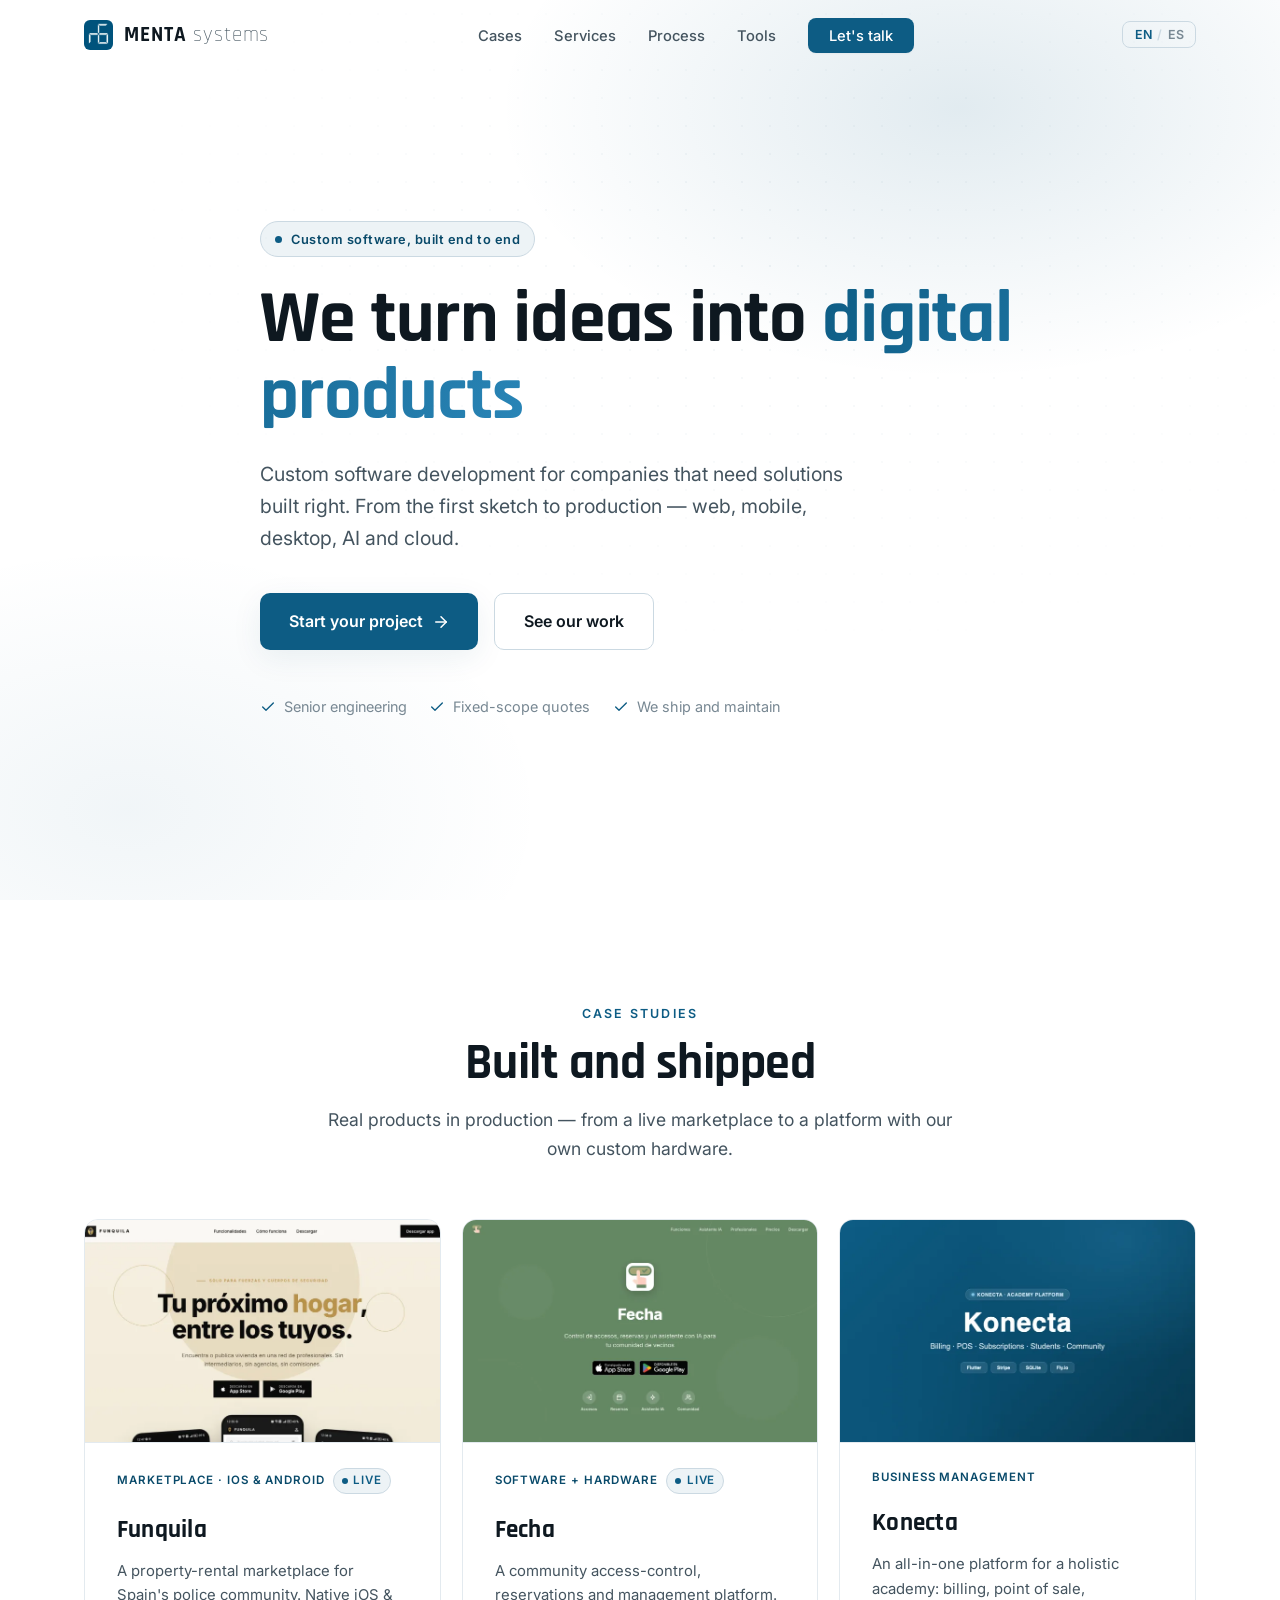
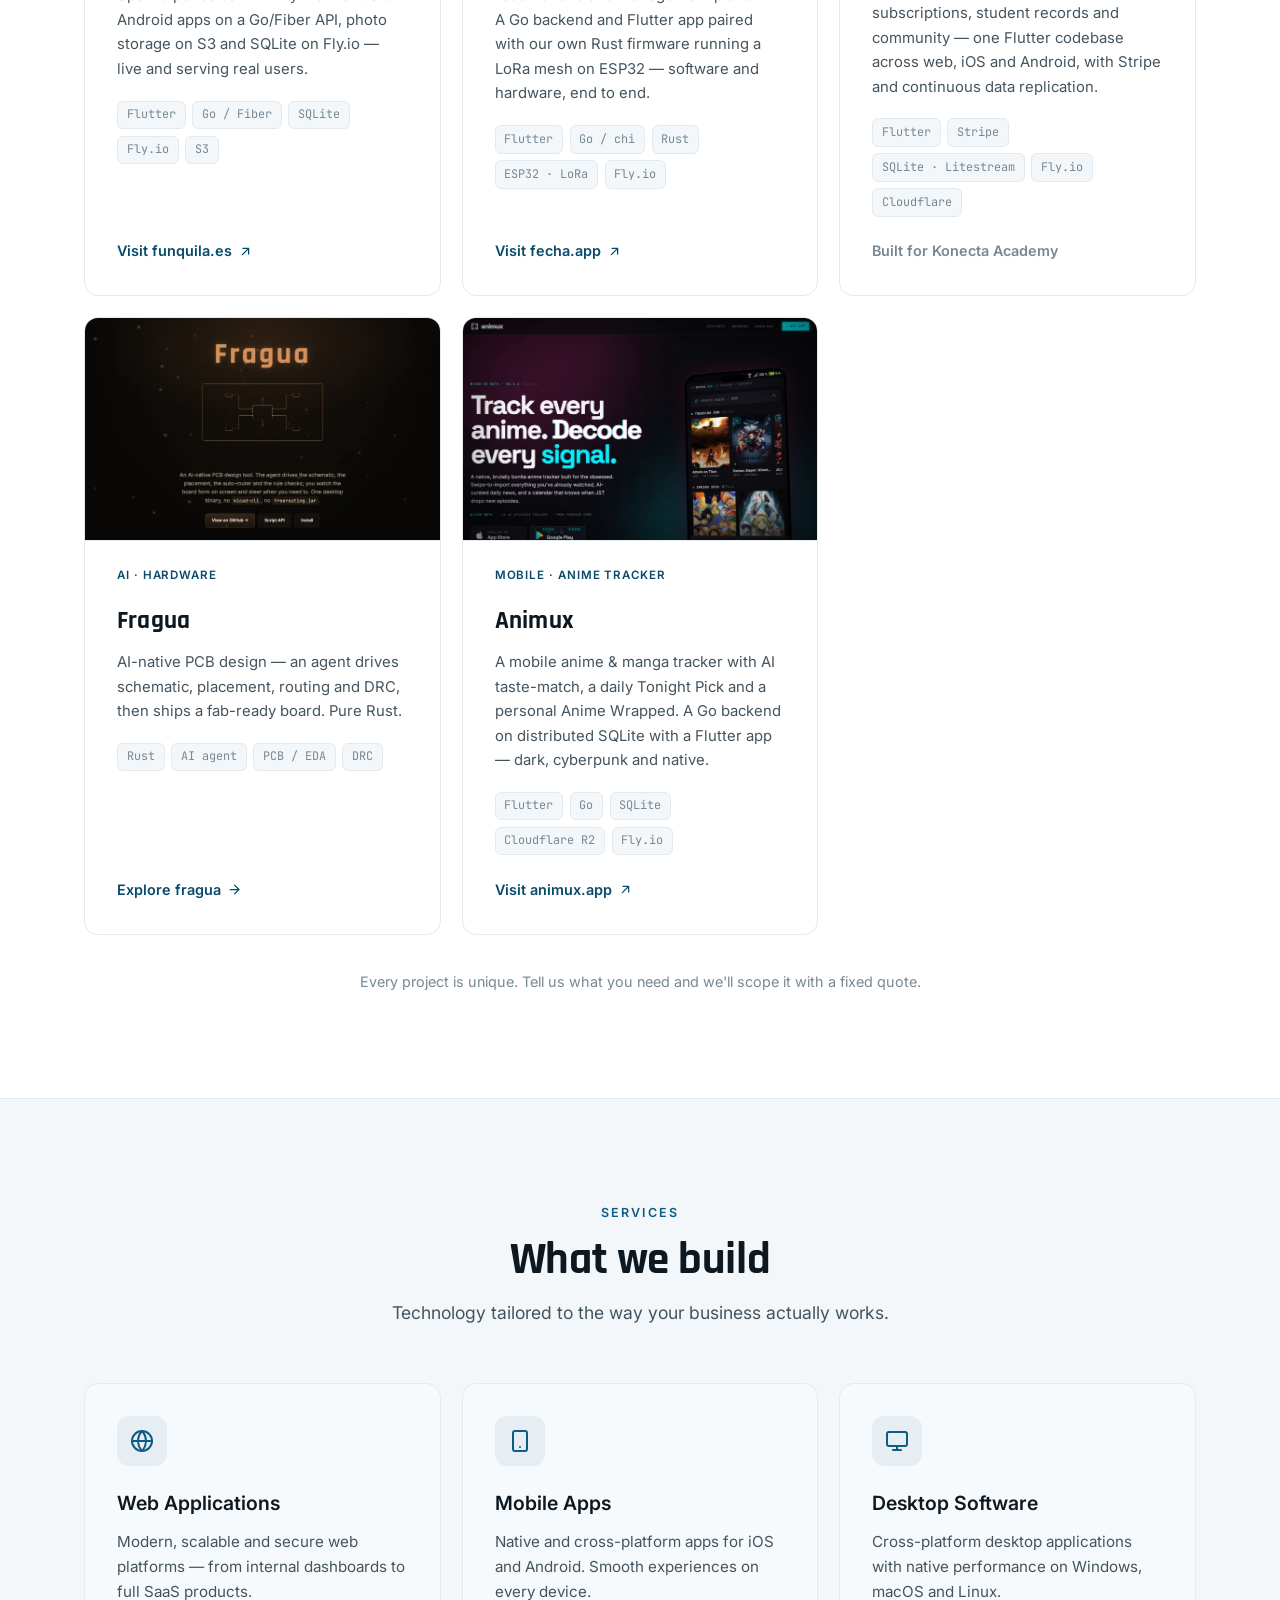
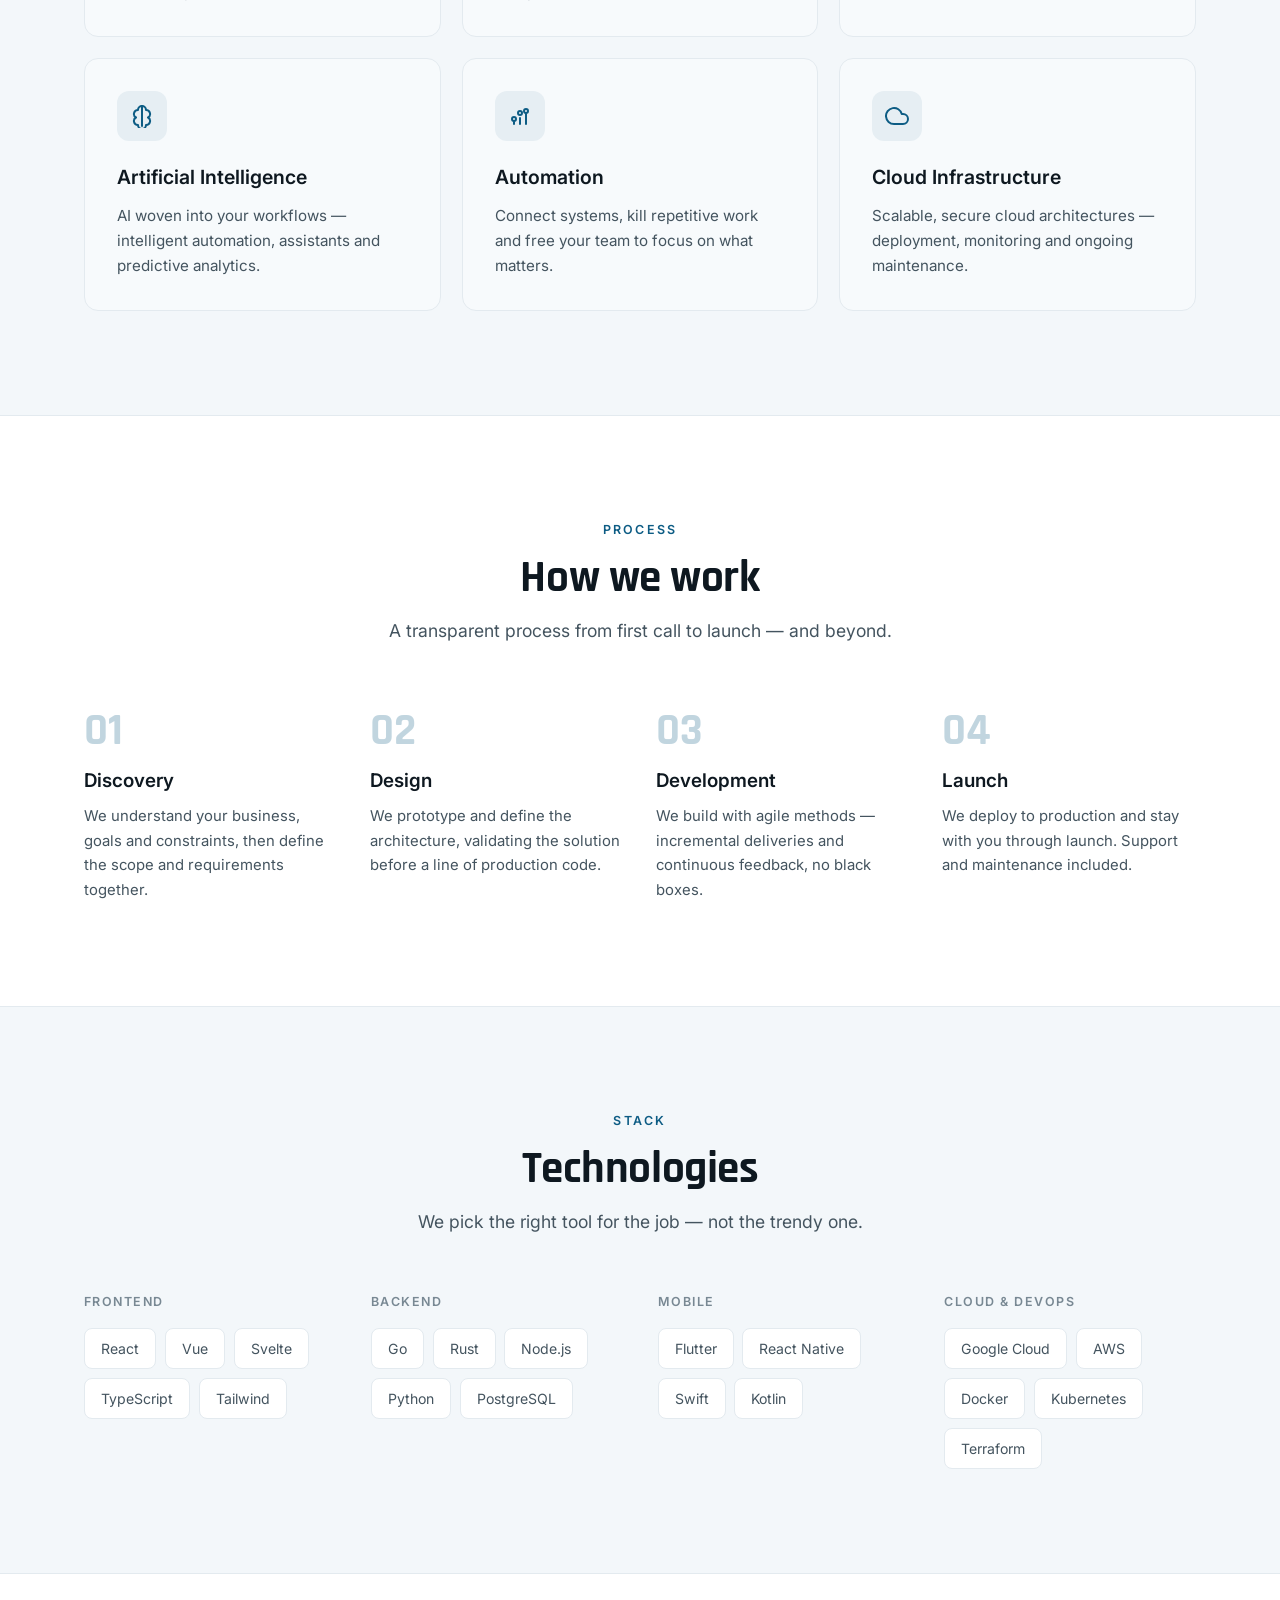
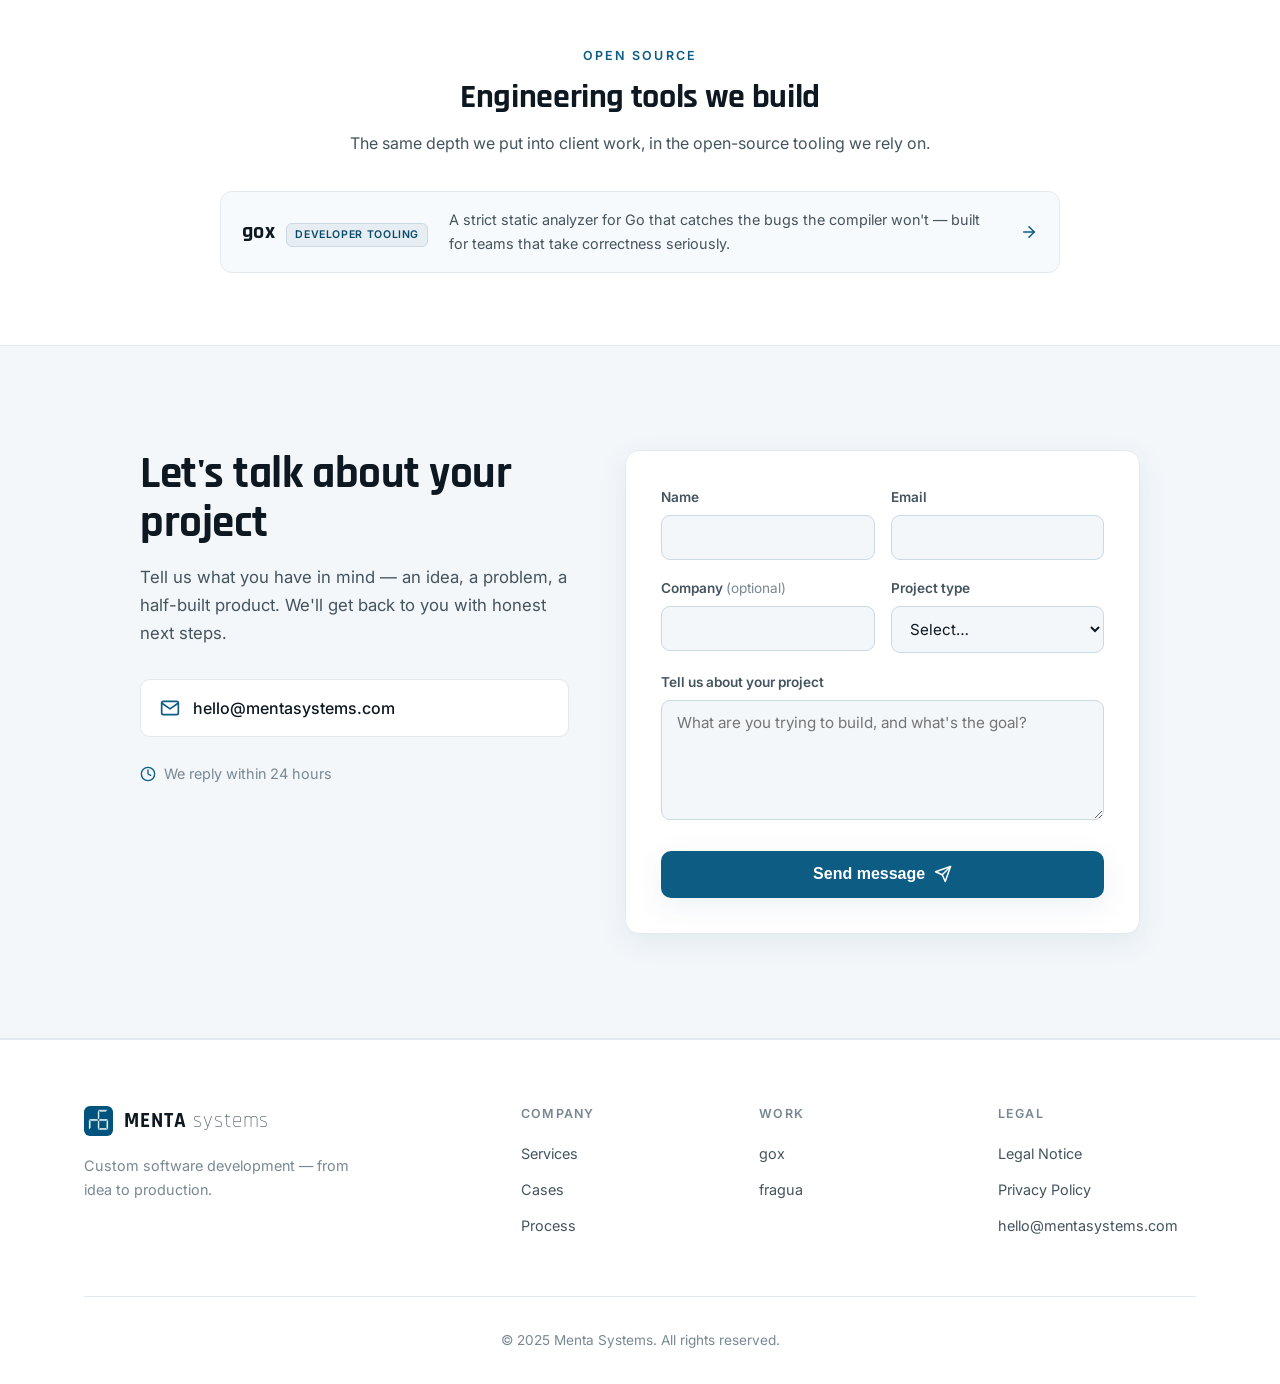
<file: index.html>
<!DOCTYPE html>
<html lang="en">
<head>
    <meta charset="UTF-8">
    <meta name="viewport" content="width=device-width, initial-scale=1.0">
    <title>Menta Systems — Custom Software Development</title>
    <meta name="description" content="We turn ideas into digital products. Custom software development: web and mobile apps, desktop software, AI integration, automation and cloud infrastructure. From concept to launch.">
    <meta name="theme-color" content="#0d5c84">
    <link rel="icon" type="image/png" href="icon.png">
    <meta property="og:type" content="website">
    <meta property="og:title" content="Menta Systems — Custom Software Development">
    <meta property="og:description" content="We turn ideas into digital products. Web, mobile, desktop, AI and cloud — built end to end.">
    <meta property="og:image" content="logo_full.png">
    <link rel="preconnect" href="https://fonts.googleapis.com">
    <link rel="preconnect" href="https://fonts.gstatic.com" crossorigin>
    <link href="https://fonts.googleapis.com/css2?family=Inter:wght@400;500;600;700&family=Rajdhani:wght@300;500;600;700&family=JetBrains+Mono:wght@400;500&display=swap" rel="stylesheet">
    <style>
        :root {
            --primary: #0d5c84;
            --primary-dark: #094a6a;
            --primary-light: #2a86b8;
            --accent-glow: rgba(13, 92, 132, 0.12);
            --accent-soft: rgba(13, 92, 132, 0.07);
            --bg: #ffffff;
            --bg-soft: #f3f7fa;
            --bg-card: #f7fafc;
            --bg-card-hover: #eef4f8;
            --text: #0e1820;
            --text-secondary: #44545f;
            --text-muted: #788893;
            --border: #e3eaef;
            --border-strong: #cbd9e2;
            --radius: 14px;
            --shadow-sm: 0 1px 2px rgba(14, 24, 32, 0.04);
            --shadow: 0 8px 30px rgba(9, 74, 106, 0.08);
            --shadow-lg: 0 20px 50px rgba(9, 74, 106, 0.13);
        }
        * { margin: 0; padding: 0; box-sizing: border-box; }
        html { scroll-behavior: smooth; }
        body {
            font-family: 'Inter', -apple-system, BlinkMacSystemFont, sans-serif;
            background: var(--bg);
            color: var(--text);
            line-height: 1.65;
            overflow-x: hidden;
            -webkit-font-smoothing: antialiased;
        }
        a { color: inherit; text-decoration: none; }
        ::selection { background: var(--accent-glow); }
        .container { max-width: 1160px; margin: 0 auto; padding: 0 24px; }
        .mono { font-family: 'JetBrains Mono', ui-monospace, SFMono-Regular, Menlo, monospace; }

        /* ---------- Navbar ---------- */
        .navbar {
            position: fixed; top: 0; left: 0; right: 0; z-index: 1000;
            padding: 1.1rem 0; transition: all 0.3s ease;
        }
        .navbar.scrolled {
            background: rgba(255, 255, 255, 0.85);
            backdrop-filter: blur(14px);
            -webkit-backdrop-filter: blur(14px);
            border-bottom: 1px solid var(--border);
            padding: 0.7rem 0;
        }
        .navbar .container { display: flex; align-items: center; justify-content: space-between; }
        .logo { display: flex; align-items: center; gap: 0.7rem; }
        .logo-img { height: 30px; width: auto; border-radius: 6px; }
        .logo-text {
            font-family: 'Rajdhani', sans-serif; font-weight: 700;
            font-size: 1.3rem; letter-spacing: 0.04em;
        }
        .logo-accent { font-weight: 300; color: var(--text-secondary); }
        .nav-links { display: flex; align-items: center; gap: 2rem; list-style: none; }
        .nav-links a {
            color: var(--text-secondary); font-size: 0.92rem; font-weight: 500;
            transition: color 0.2s ease;
        }
        .nav-links a:hover { color: var(--text); }
        .nav-cta {
            background: var(--primary); color: #fff !important;
            padding: 0.55rem 1.3rem; border-radius: 8px; font-weight: 600;
            box-shadow: var(--shadow-sm); transition: all 0.2s ease;
        }
        .nav-cta:hover { background: var(--primary-dark); transform: translateY(-1px); box-shadow: var(--shadow); }
        .nav-right { display: flex; align-items: center; gap: 1rem; }
        .lang-toggle {
            display: inline-flex; align-items: center; gap: 0.25rem;
            background: none; border: 1px solid var(--border-strong);
            border-radius: 8px; padding: 0.32rem 0.6rem; cursor: pointer;
            font-family: inherit; font-size: 0.78rem; font-weight: 600;
            color: var(--text-muted); transition: border-color 0.2s ease;
        }
        .lang-toggle:hover { border-color: var(--primary); }
        .lang-toggle [data-lang] { padding: 0 0.1rem; transition: color 0.2s ease; cursor: pointer; }
        .lang-toggle [data-lang].active { color: var(--primary); }
        .lang-toggle .sep { color: var(--border-strong); }
        .mobile-menu-btn {
            display: none; background: none; border: none; color: var(--text);
            cursor: pointer; padding: 0.25rem;
        }

        /* ---------- Hero ---------- */
        .hero {
            position: relative; min-height: 100vh; display: flex; align-items: center;
            padding: 120px 0 80px; overflow: hidden;
        }
        .hero-bg {
            position: absolute; inset: 0; z-index: 0; pointer-events: none;
            background:
                radial-gradient(60% 50% at 75% 12%, var(--accent-glow) 0%, transparent 60%),
                radial-gradient(50% 45% at 10% 90%, rgba(13,92,132,0.06) 0%, transparent 65%);
        }
        .hero-dots {
            position: absolute; inset: 0; z-index: 0; pointer-events: none; opacity: 0.5;
            background-image: radial-gradient(rgba(9,74,106,0.10) 1px, transparent 1px);
            background-size: 28px 28px;
            -webkit-mask-image: radial-gradient(70% 60% at 60% 30%, #000 0%, transparent 75%);
            mask-image: radial-gradient(70% 60% at 60% 30%, #000 0%, transparent 75%);
        }
        .hero-content { position: relative; z-index: 1; max-width: 760px; }
        .eyebrow {
            display: inline-flex; align-items: center; gap: 0.55rem;
            font-size: 0.8rem; font-weight: 600; letter-spacing: 0.04em;
            color: var(--primary-dark); background: var(--accent-soft);
            border: 1px solid var(--border-strong); padding: 0.4rem 0.9rem;
            border-radius: 100px; margin-bottom: 1.5rem;
        }
        .eyebrow .dot {
            width: 7px; height: 7px; border-radius: 50%; background: var(--primary);
            box-shadow: 0 0 0 0 rgba(13,92,132,0.5); animation: pulse 2.4s infinite;
        }
        @keyframes pulse {
            0% { box-shadow: 0 0 0 0 rgba(13,92,132,0.45); }
            70% { box-shadow: 0 0 0 8px rgba(13,92,132,0); }
            100% { box-shadow: 0 0 0 0 rgba(13,92,132,0); }
        }
        .hero h1 {
            font-family: 'Rajdhani', sans-serif; font-weight: 700;
            font-size: clamp(2.6rem, 6.5vw, 4.6rem); line-height: 1.05;
            letter-spacing: -0.01em; margin-bottom: 1.4rem;
        }
        .hero h1 .highlight {
            color: var(--primary);
            background: linear-gradient(120deg, var(--primary) 0%, var(--primary-light) 100%);
            -webkit-background-clip: text; background-clip: text; -webkit-text-fill-color: transparent;
        }
        .hero-subtitle {
            font-size: 1.22rem; color: var(--text-secondary);
            max-width: 600px; margin-bottom: 2.4rem;
        }
        .hero-cta { display: flex; gap: 1rem; flex-wrap: wrap; }
        .btn {
            display: inline-flex; align-items: center; gap: 0.55rem;
            padding: 0.9rem 1.8rem; border-radius: 10px; font-size: 1rem;
            font-weight: 600; cursor: pointer; border: none; transition: all 0.2s ease;
        }
        .btn svg { width: 18px; height: 18px; }
        .btn-primary { background: var(--primary); color: #fff; box-shadow: var(--shadow); }
        .btn-primary:hover { background: var(--primary-dark); transform: translateY(-2px); box-shadow: var(--shadow-lg); }
        .btn-secondary { background: #fff; color: var(--text); border: 1px solid var(--border-strong); }
        .btn-secondary:hover { background: var(--bg-soft); border-color: var(--primary); color: var(--primary-dark); }
        .hero-trust {
            display: flex; align-items: center; gap: 1.4rem; flex-wrap: wrap;
            margin-top: 2.8rem; color: var(--text-muted); font-size: 0.9rem;
        }
        .hero-trust .item { display: inline-flex; align-items: center; gap: 0.5rem; }
        .hero-trust svg { width: 16px; height: 16px; color: var(--primary); }

        /* ---------- Sections ---------- */
        section { padding: 6.5rem 0; position: relative; }
        .section-soft { background: var(--bg-soft); border-top: 1px solid var(--border); border-bottom: 1px solid var(--border); }
        .section-head { max-width: 660px; margin: 0 auto 3.5rem; text-align: center; }
        .section-tag {
            font-size: 0.78rem; font-weight: 600; letter-spacing: 0.18em;
            text-transform: uppercase; color: var(--primary); margin-bottom: 0.8rem;
        }
        .section-title {
            font-family: 'Rajdhani', sans-serif; font-size: clamp(2rem, 4vw, 2.8rem);
            font-weight: 700; line-height: 1.1; letter-spacing: -0.01em; margin-bottom: 0.8rem;
        }
        .section-subtitle { color: var(--text-secondary); font-size: 1.1rem; }

        /* ---------- Services ---------- */
        .services-grid {
            display: grid; grid-template-columns: repeat(auto-fit, minmax(min(320px, 100%), 1fr));
            gap: 1.3rem;
        }
        .service-card {
            background: var(--bg-card); border: 1px solid var(--border);
            border-radius: var(--radius); padding: 2rem; transition: all 0.3s ease;
        }
        .service-card:hover {
            background: #fff; border-color: var(--border-strong);
            transform: translateY(-4px); box-shadow: var(--shadow);
        }
        .service-icon {
            width: 50px; height: 50px; border-radius: 12px;
            background: var(--accent-soft); color: var(--primary);
            display: flex; align-items: center; justify-content: center; margin-bottom: 1.3rem;
        }
        .service-icon svg { width: 24px; height: 24px; }
        .service-card h3 { font-size: 1.22rem; margin-bottom: 0.6rem; font-weight: 600; }
        .service-card p { color: var(--text-secondary); font-size: 0.95rem; }

        /* ---------- Work / Products ---------- */
        .work-grid {
            display: grid; grid-template-columns: repeat(auto-fit, minmax(min(300px, 100%), 1fr));
            gap: 1.3rem;
        }
        .work-card {
            position: relative; display: flex; flex-direction: column;
            background: var(--bg-card); border: 1px solid var(--border);
            border-radius: var(--radius); padding: 1.9rem; transition: all 0.3s ease; overflow: hidden;
        }
        .work-card::after {
            content: ''; position: absolute; inset: 0; border-radius: var(--radius);
            background: radial-gradient(120% 80% at 100% 0%, var(--accent-soft) 0%, transparent 50%);
            opacity: 0; transition: opacity 0.3s ease; pointer-events: none;
        }
        .work-card:hover { border-color: var(--border-strong); transform: translateY(-4px); box-shadow: var(--shadow); }
        .work-card:hover::after { opacity: 1; }
        .work-badge {
            align-self: flex-start; font-size: 0.7rem; font-weight: 600; letter-spacing: 0.08em;
            text-transform: uppercase; color: var(--primary-dark);
            background: var(--accent-soft); border: 1px solid var(--border-strong);
            padding: 0.25rem 0.6rem; border-radius: 6px; margin-bottom: 1.1rem;
        }
        .work-name {
            font-family: 'Rajdhani', sans-serif; font-size: 1.7rem; font-weight: 700;
            letter-spacing: 0.02em; margin-bottom: 0.45rem;
        }
        .work-name .accent { color: var(--primary); }
        .work-card p { color: var(--text-secondary); font-size: 0.95rem; flex: 1; margin-bottom: 1.2rem; }
        .work-link {
            display: inline-flex; align-items: center; gap: 0.4rem;
            font-weight: 600; font-size: 0.92rem; color: var(--primary-dark);
            position: relative; z-index: 1;
        }
        .work-link svg { width: 16px; height: 16px; transition: transform 0.2s ease; }
        .work-card:hover .work-link svg { transform: translateX(3px); }

        /* ---------- Solutions / Cases ---------- */
        .solutions-grid {
            display: grid; grid-template-columns: repeat(auto-fit, minmax(min(320px, 100%), 1fr));
            gap: 1.3rem;
        }
        .solution-card {
            display: flex; flex-direction: column; background: #fff;
            border: 1px solid var(--border); border-radius: var(--radius);
            padding: 2rem; transition: all 0.3s ease; overflow: hidden;
        }
        .solution-card:hover { border-color: var(--border-strong); transform: translateY(-4px); box-shadow: var(--shadow-lg); }
        .case-thumb {
            display: block; width: calc(100% + 4rem); height: auto;
            margin: -2rem -2rem 1.6rem;
            border-bottom: 1px solid var(--border); background: var(--bg-soft);
        }
        .solutions-note { text-align: center; color: var(--text-muted); font-size: 0.9rem; margin-top: 2.2rem; }

        /* Featured cases — give the projects section more weight */
        .cases-featured .section-title { font-size: clamp(2.2rem, 4.4vw, 3.1rem); }

        /* ---------- Tools strip (compact, end of page) ---------- */
        .section-compact { padding: 4.5rem 0; }
        .section-head-sm { max-width: 620px; margin: 0 auto 2.2rem; text-align: center; }
        .section-head-sm .section-title { font-size: clamp(1.6rem, 3vw, 2.1rem); }
        .section-head-sm .section-subtitle { font-size: 1rem; }
        .tools-list { max-width: 840px; margin: 0 auto; display: flex; flex-direction: column; gap: 0.7rem; }
        .tool-item {
            display: grid; grid-template-columns: auto 1fr auto; align-items: center; gap: 1.3rem;
            background: var(--bg-card); border: 1px solid var(--border); border-radius: 12px;
            padding: 1rem 1.3rem; transition: all 0.2s ease;
        }
        .tool-item:hover { background: #fff; border-color: var(--border-strong); box-shadow: var(--shadow-sm); transform: translateX(2px); }
        .tool-id { display: flex; align-items: baseline; gap: 0.7rem; }
        .tool-name { font-family: 'Rajdhani', sans-serif; font-size: 1.35rem; font-weight: 700; letter-spacing: 0.02em; }
        .tool-tag {
            font-size: 0.66rem; font-weight: 600; letter-spacing: 0.06em; text-transform: uppercase;
            color: var(--primary-dark); background: var(--accent-soft); border: 1px solid var(--border-strong);
            padding: 0.16rem 0.5rem; border-radius: 6px; white-space: nowrap;
        }
        .tool-desc { color: var(--text-secondary); font-size: 0.9rem; margin: 0; }
        .tool-item > svg { width: 18px; height: 18px; color: var(--primary); transition: transform 0.2s ease; flex-shrink: 0; }
        .tool-item:hover > svg { transform: translateX(3px); }
        @media (max-width: 680px) {
            .tool-item { grid-template-columns: 1fr auto; gap: 0.5rem 1rem; }
            .tool-desc { grid-column: 1 / -1; }
        }

        .case-card .case-meta {
            display: inline-flex; align-items: center; gap: 0.5rem;
            font-size: 0.72rem; font-weight: 600; letter-spacing: 0.08em; text-transform: uppercase;
            color: var(--primary-dark); margin-bottom: 1rem;
        }
        .case-card .case-meta .live {
            display: inline-flex; align-items: center; gap: 0.35rem;
            color: var(--primary); background: var(--accent-soft);
            border: 1px solid var(--border-strong); padding: 0.15rem 0.5rem; border-radius: 100px;
        }
        .case-card .case-meta .live .dot { width: 6px; height: 6px; border-radius: 50%; background: var(--primary); }
        .case-card h3 {
            font-family: 'Rajdhani', sans-serif; font-size: 1.55rem; font-weight: 700;
            letter-spacing: 0.01em; margin-bottom: 0.5rem;
        }
        .case-card .blurb { color: var(--text-secondary); font-size: 0.93rem; }
        .case-tags { display: flex; flex-wrap: wrap; gap: 0.4rem; margin: 1.2rem 0 1.4rem; }
        .case-tags span {
            font-family: 'JetBrains Mono', ui-monospace, monospace; font-size: 0.74rem;
            color: var(--text-muted); background: var(--bg-soft); border: 1px solid var(--border);
            padding: 0.22rem 0.55rem; border-radius: 6px;
        }
        .case-link {
            display: inline-flex; align-items: center; gap: 0.4rem;
            font-weight: 600; font-size: 0.9rem; color: var(--primary-dark); margin-top: auto;
        }
        .case-link svg { width: 15px; height: 15px; transition: transform 0.2s ease; }
        .case-card:hover .case-link svg { transform: translate(2px, -2px); }

        /* ---------- Process ---------- */
        .process-timeline {
            display: grid; grid-template-columns: repeat(auto-fit, minmax(min(230px, 100%), 1fr));
            gap: 2rem;
        }
        .process-step { position: relative; padding-top: 0.5rem; }
        .step-number {
            font-family: 'Rajdhani', sans-serif; font-size: 2.8rem; font-weight: 700;
            color: var(--primary); opacity: 0.25; line-height: 1; margin-bottom: 0.7rem;
        }
        .process-step h3 { font-size: 1.18rem; margin-bottom: 0.5rem; font-weight: 600; }
        .process-step p { color: var(--text-secondary); font-size: 0.93rem; }

        /* ---------- Tech ---------- */
        .tech-grid {
            display: grid; grid-template-columns: repeat(auto-fit, minmax(min(230px, 100%), 1fr));
            gap: 2.2rem;
        }
        .tech-category h4 {
            font-size: 0.78rem; color: var(--text-muted); text-transform: uppercase;
            letter-spacing: 0.12em; margin-bottom: 1rem; font-weight: 600;
        }
        .tech-tags { display: flex; flex-wrap: wrap; gap: 0.55rem; }
        .tech-tags span {
            background: #fff; border: 1px solid var(--border); padding: 0.5rem 1rem;
            border-radius: 8px; font-size: 0.88rem; color: var(--text-secondary);
            transition: all 0.2s ease;
        }
        .tech-tags span:hover { border-color: var(--primary); color: var(--primary-dark); }

        /* ---------- Contact ---------- */
        .contact-wrap {
            display: grid; grid-template-columns: 1fr 1.2fr; gap: 3.5rem; align-items: start;
            max-width: 1000px; margin: 0 auto;
        }
        .contact-intro h2 {
            font-family: 'Rajdhani', sans-serif; font-size: clamp(2rem, 4vw, 2.8rem);
            font-weight: 700; line-height: 1.1; letter-spacing: -0.01em; margin-bottom: 1rem;
        }
        .contact-intro p { color: var(--text-secondary); font-size: 1.05rem; margin-bottom: 2rem; }
        .contact-methods { display: flex; flex-direction: column; gap: 0.9rem; }
        .contact-card {
            display: inline-flex; align-items: center; gap: 0.8rem;
            background: #fff; border: 1px solid var(--border); padding: 0.9rem 1.2rem;
            border-radius: 10px; color: var(--text); transition: all 0.2s ease; font-weight: 500;
        }
        .contact-card:hover { border-color: var(--primary); background: var(--accent-soft); }
        .contact-card svg { width: 20px; height: 20px; color: var(--primary); }
        .contact-note {
            display: inline-flex; align-items: center; gap: 0.5rem;
            color: var(--text-muted); font-size: 0.9rem; margin-top: 1.6rem;
        }
        .contact-note svg { width: 16px; height: 16px; color: var(--primary); }

        .contact-form {
            background: #fff; border: 1px solid var(--border); border-radius: var(--radius);
            padding: 2.2rem; box-shadow: var(--shadow);
        }
        .form-row { display: grid; grid-template-columns: 1fr 1fr; gap: 1rem; }
        .form-group { margin-bottom: 1.1rem; }
        .form-group label {
            display: block; font-size: 0.85rem; font-weight: 600;
            margin-bottom: 0.4rem; color: var(--text-secondary);
        }
        .form-group .opt { color: var(--text-muted); font-weight: 400; }
        .form-group input, .form-group select, .form-group textarea {
            width: 100%; padding: 0.75rem 0.9rem; border: 1px solid var(--border-strong);
            border-radius: 9px; font-size: 0.95rem; font-family: inherit; color: var(--text);
            background: var(--bg-soft); transition: all 0.2s ease;
        }
        .form-group input:focus, .form-group select:focus, .form-group textarea:focus {
            outline: none; border-color: var(--primary); background: #fff;
            box-shadow: 0 0 0 3px rgba(13,92,132,0.12);
        }
        .form-group textarea { resize: vertical; min-height: 120px; }
        .contact-form .btn-primary { width: 100%; justify-content: center; margin-top: 0.4rem; }
        .form-success {
            display: none; align-items: center; gap: 0.7rem;
            background: var(--accent-soft); border: 1px solid var(--border-strong);
            color: var(--primary-dark); padding: 1rem 1.2rem; border-radius: 10px;
            margin-bottom: 1.4rem; font-weight: 500; font-size: 0.95rem;
        }
        .form-success.show { display: flex; }
        .form-success svg { width: 20px; height: 20px; flex-shrink: 0; }

        /* ---------- Footer ---------- */
        .footer { background: var(--bg); border-top: 1px solid var(--border); padding: 4rem 0 2rem; }
        .footer-content { display: grid; grid-template-columns: 2fr 1fr 1fr 1fr; gap: 2.5rem; margin-bottom: 3rem; }
        .footer-brand p { color: var(--text-muted); margin-top: 1rem; font-size: 0.9rem; max-width: 280px; }
        .footer-links h4 {
            font-size: 0.78rem; text-transform: uppercase; letter-spacing: 0.1em;
            color: var(--text-muted); margin-bottom: 1rem; font-weight: 600;
        }
        .footer-links ul { list-style: none; }
        .footer-links li { margin-bottom: 0.6rem; }
        .footer-links a { color: var(--text-secondary); font-size: 0.9rem; transition: color 0.2s ease; }
        .footer-links a:hover { color: var(--primary-dark); }
        .footer-bottom { border-top: 1px solid var(--border); padding-top: 2rem; text-align: center; }
        .footer-bottom p { color: var(--text-muted); font-size: 0.85rem; }

        /* ---------- Reveal animation ---------- */
        .reveal { opacity: 0; transform: translateY(18px); transition: opacity 0.6s ease, transform 0.6s ease; }
        .reveal.in { opacity: 1; transform: none; }

        /* ---------- Mobile ---------- */
        @media (max-width: 880px) {
            .contact-wrap { grid-template-columns: 1fr; gap: 2.5rem; }
            .footer-content { grid-template-columns: 1fr 1fr; gap: 2rem; }
        }
        @media (max-width: 768px) {
            .nav-links {
                position: fixed; top: 62px; left: 0; right: 0;
                background: rgba(255,255,255,0.98); backdrop-filter: blur(14px);
                flex-direction: column; padding: 2rem; gap: 1.5rem;
                border-bottom: 1px solid var(--border);
                transform: translateY(-120%); opacity: 0; visibility: hidden;
                transition: all 0.3s ease;
            }
            .nav-links.active { transform: translateY(0); opacity: 1; visibility: visible; }
            .mobile-menu-btn { display: block; }
            .hero { padding: 100px 0 60px; min-height: auto; }
            .hero-cta { flex-direction: column; }
            .btn { width: 100%; justify-content: center; }
            section { padding: 4rem 0; }
            .form-row { grid-template-columns: 1fr; gap: 0; }
            .footer-content { grid-template-columns: 1fr; text-align: center; }
            .footer-brand .logo { justify-content: center; }
        }
        @media (prefers-reduced-motion: reduce) {
            .reveal { opacity: 1; transform: none; transition: none; }
            .eyebrow .dot { animation: none; }
            html { scroll-behavior: auto; }
        }
    </style>
</head>
<body>
    <nav class="navbar">
        <div class="container">
            <a href="/" class="logo">
                <img src="icon.png" alt="Menta Systems" class="logo-img">
                <span class="logo-text">MENTA<span class="logo-accent"> systems</span></span>
            </a>
            <ul class="nav-links">
                <li><a href="#cases" data-i18n="nav_cases">Cases</a></li>
                <li><a href="#services" data-i18n="nav_services">Services</a></li>
                <li><a href="#process" data-i18n="nav_process">Process</a></li>
                <li><a href="#work" data-i18n="nav_work">Tools</a></li>
                <li><a href="#contact" class="nav-cta" data-i18n="nav_cta">Let's talk</a></li>
            </ul>
            <div class="nav-right">
                <button class="lang-toggle" aria-label="Language">
                    <span data-lang="en">EN</span><span class="sep">/</span><span data-lang="es">ES</span>
                </button>
                <button class="mobile-menu-btn" aria-label="Menu">
                    <svg width="24" height="24" viewBox="0 0 24 24" fill="none" stroke="currentColor" stroke-width="2" stroke-linecap="round"><line x1="3" y1="6" x2="21" y2="6"/><line x1="3" y1="12" x2="21" y2="12"/><line x1="3" y1="18" x2="21" y2="18"/></svg>
                </button>
            </div>
        </div>
    </nav>

    <header class="hero">
        <div class="hero-bg"></div>
        <div class="hero-dots"></div>
        <div class="container">
            <div class="hero-content">
                <span class="eyebrow"><span class="dot"></span> <span data-i18n="hero_eyebrow">Custom software, built end to end</span></span>
                <h1 data-i18n="hero_h1">We turn ideas into <span class="highlight">digital products</span></h1>
                <p class="hero-subtitle" data-i18n="hero_sub">Custom software development for companies that need solutions built right. From the first sketch to production — web, mobile, desktop, AI and cloud.</p>
                <div class="hero-cta">
                    <a href="#contact" class="btn btn-primary">
                        <span data-i18n="btn_start">Start your project</span>
                        <svg viewBox="0 0 24 24" fill="none" stroke="currentColor" stroke-width="2" stroke-linecap="round" stroke-linejoin="round"><line x1="5" y1="12" x2="19" y2="12"/><polyline points="12 5 19 12 12 19"/></svg>
                    </a>
                    <a href="#cases" class="btn btn-secondary" data-i18n="btn_seework">See our work</a>
                </div>
                <div class="hero-trust">
                    <span class="item"><svg viewBox="0 0 24 24" fill="none" stroke="currentColor" stroke-width="2" stroke-linecap="round" stroke-linejoin="round"><polyline points="20 6 9 17 4 12"/></svg> <span data-i18n="trust_1">Senior engineering</span></span>
                    <span class="item"><svg viewBox="0 0 24 24" fill="none" stroke="currentColor" stroke-width="2" stroke-linecap="round" stroke-linejoin="round"><polyline points="20 6 9 17 4 12"/></svg> <span data-i18n="trust_2">Fixed-scope quotes</span></span>
                    <span class="item"><svg viewBox="0 0 24 24" fill="none" stroke="currentColor" stroke-width="2" stroke-linecap="round" stroke-linejoin="round"><polyline points="20 6 9 17 4 12"/></svg> <span data-i18n="trust_3">We ship and maintain</span></span>
                </div>
            </div>
        </div>
    </header>

    <section id="cases" class="cases-featured">
        <div class="container">
            <div class="section-head reveal">
                <div class="section-tag" data-i18n="tag_cases">Case studies</div>
                <h2 class="section-title" data-i18n="cases_title">Built and shipped</h2>
                <p class="section-subtitle" data-i18n="cases_sub">Real products in production — from a live marketplace to a platform with our own custom hardware.</p>
            </div>
            <div class="solutions-grid">
                <div class="solution-card case-card reveal">
                    <img class="case-thumb" src="case-funquila.webp" alt="Funquila app landing" loading="lazy" width="760" height="475">
                    <span class="case-meta" data-i18n="case_fq_meta">Marketplace · iOS &amp; Android <span class="live"><span class="dot"></span> Live</span></span>
                    <h3>Funquila</h3>
                    <p class="blurb" data-i18n="case_fq_d">A property-rental marketplace for Spain's police community. Native iOS &amp; Android apps on a Go/Fiber API, photo storage on S3 and SQLite on Fly.io — live and serving real users.</p>
                    <div class="case-tags"><span>Flutter</span><span>Go / Fiber</span><span>SQLite</span><span>Fly.io</span><span>S3</span></div>
                    <a class="case-link" href="https://funquila.es" target="_blank" rel="noopener">
                        <span data-i18n="link_fq">Visit funquila.es</span>
                        <svg viewBox="0 0 24 24" fill="none" stroke="currentColor" stroke-width="2" stroke-linecap="round" stroke-linejoin="round"><path d="M7 17L17 7M17 7H8M17 7v9"/></svg>
                    </a>
                </div>
                <div class="solution-card case-card reveal">
                    <img class="case-thumb" src="case-fecha.webp" alt="Fecha platform landing" loading="lazy" width="760" height="475">
                    <span class="case-meta" data-i18n="case_fe_meta">Software + Hardware <span class="live"><span class="dot"></span> Live</span></span>
                    <h3>Fecha</h3>
                    <p class="blurb" data-i18n="case_fe_d">A community access-control, reservations and management platform. A Go backend and Flutter app paired with our own Rust firmware running a LoRa mesh on ESP32 — software and hardware, end to end.</p>
                    <div class="case-tags"><span>Flutter</span><span>Go / chi</span><span>Rust</span><span>ESP32 · LoRa</span><span>Fly.io</span></div>
                    <a class="case-link" href="https://fecha.app" target="_blank" rel="noopener">
                        <span data-i18n="link_fe">Visit fecha.app</span>
                        <svg viewBox="0 0 24 24" fill="none" stroke="currentColor" stroke-width="2" stroke-linecap="round" stroke-linejoin="round"><path d="M7 17L17 7M17 7H8M17 7v9"/></svg>
                    </a>
                </div>
                <div class="solution-card case-card reveal">
                    <img class="case-thumb" src="case-konecta.webp" alt="Konecta Academy platform" loading="lazy" width="760" height="475">
                    <span class="case-meta" data-i18n="case_ko_meta">Business management</span>
                    <h3>Konecta</h3>
                    <p class="blurb" data-i18n="case_ko_d">An all-in-one platform for a holistic academy: billing, point of sale, subscriptions, student records and community — one Flutter codebase across web, iOS and Android, with Stripe and continuous data replication.</p>
                    <div class="case-tags"><span>Flutter</span><span>Stripe</span><span>SQLite · Litestream</span><span>Fly.io</span><span>Cloudflare</span></div>
                    <span class="case-link" style="color:var(--text-muted)" data-i18n="label_ko">Built for Konecta Academy</span>
                </div>
                <div class="solution-card case-card reveal">
                    <img class="case-thumb" src="case-fragua.webp" alt="Fragua landing" loading="lazy" width="760" height="475">
                    <span class="case-meta" data-i18n="badge_aihw">AI · Hardware</span>
                    <h3>Fragua</h3>
                    <p class="blurb" data-i18n="work_fragua_d">AI-native PCB design — an agent drives schematic, placement, routing and DRC, then ships a fab-ready board. Pure Rust.</p>
                    <div class="case-tags"><span>Rust</span><span>AI agent</span><span>PCB / EDA</span><span>DRC</span></div>
                    <a class="case-link" href="/fragua">
                        <span data-i18n="link_fragua">Explore fragua</span>
                        <svg viewBox="0 0 24 24" fill="none" stroke="currentColor" stroke-width="2" stroke-linecap="round" stroke-linejoin="round"><line x1="5" y1="12" x2="19" y2="12"/><polyline points="12 5 19 12 12 19"/></svg>
                    </a>
                </div>
                <div class="solution-card case-card reveal">
                    <img class="case-thumb" src="case-animux.webp" alt="Animux anime tracker landing" loading="lazy" width="760" height="475">
                    <span class="case-meta" data-i18n="case_ax_meta">Mobile · Anime tracker</span>
                    <h3>Animux</h3>
                    <p class="blurb" data-i18n="case_ax_d">A mobile anime &amp; manga tracker with AI taste-match, a daily Tonight Pick and a personal Anime Wrapped. A Go backend on distributed SQLite with a Flutter app — dark, cyberpunk and native.</p>
                    <div class="case-tags"><span>Flutter</span><span>Go</span><span>SQLite</span><span>Cloudflare R2</span><span>Fly.io</span></div>
                    <a class="case-link" href="https://animux.app" target="_blank" rel="noopener">
                        <span data-i18n="link_ax">Visit animux.app</span>
                        <svg viewBox="0 0 24 24" fill="none" stroke="currentColor" stroke-width="2" stroke-linecap="round" stroke-linejoin="round"><path d="M7 17L17 7M17 7H8M17 7v9"/></svg>
                    </a>
                </div>
            </div>
            <p class="solutions-note" data-i18n="cases_note">Every project is unique. Tell us what you need and we'll scope it with a fixed quote.</p>
        </div>
    </section>

    <section id="services" class="section-soft">
        <div class="container">
            <div class="section-head reveal">
                <div class="section-tag" data-i18n="tag_services">Services</div>
                <h2 class="section-title" data-i18n="services_title">What we build</h2>
                <p class="section-subtitle" data-i18n="services_sub">Technology tailored to the way your business actually works.</p>
            </div>
            <div class="services-grid">
                <div class="service-card reveal">
                    <div class="service-icon">
                        <svg viewBox="0 0 24 24" fill="none" stroke="currentColor" stroke-width="2" stroke-linecap="round" stroke-linejoin="round"><circle cx="12" cy="12" r="10"/><line x1="2" y1="12" x2="22" y2="12"/><path d="M12 2a15.3 15.3 0 0 1 4 10 15.3 15.3 0 0 1-4 10 15.3 15.3 0 0 1-4-10 15.3 15.3 0 0 1 4-10z"/></svg>
                    </div>
                    <h3 data-i18n="svc_web_t">Web Applications</h3>
                    <p data-i18n="svc_web_d">Modern, scalable and secure web platforms — from internal dashboards to full SaaS products.</p>
                </div>
                <div class="service-card reveal">
                    <div class="service-icon">
                        <svg viewBox="0 0 24 24" fill="none" stroke="currentColor" stroke-width="2" stroke-linecap="round" stroke-linejoin="round"><rect x="5" y="2" width="14" height="20" rx="2" ry="2"/><line x1="12" y1="18" x2="12.01" y2="18"/></svg>
                    </div>
                    <h3 data-i18n="svc_mobile_t">Mobile Apps</h3>
                    <p data-i18n="svc_mobile_d">Native and cross-platform apps for iOS and Android. Smooth experiences on every device.</p>
                </div>
                <div class="service-card reveal">
                    <div class="service-icon">
                        <svg viewBox="0 0 24 24" fill="none" stroke="currentColor" stroke-width="2" stroke-linecap="round" stroke-linejoin="round"><rect x="2" y="3" width="20" height="14" rx="2" ry="2"/><line x1="8" y1="21" x2="16" y2="21"/><line x1="12" y1="17" x2="12" y2="21"/></svg>
                    </div>
                    <h3 data-i18n="svc_desktop_t">Desktop Software</h3>
                    <p data-i18n="svc_desktop_d">Cross-platform desktop applications with native performance on Windows, macOS and Linux.</p>
                </div>
                <div class="service-card reveal">
                    <div class="service-icon">
                        <svg viewBox="0 0 24 24" fill="none" stroke="currentColor" stroke-width="2" stroke-linecap="round" stroke-linejoin="round"><path d="M12 2a4 4 0 0 0-4 4 4 4 0 0 0-2 7.5 4 4 0 0 0 2 7.5 4 4 0 0 0 8 0 4 4 0 0 0 2-7.5A4 4 0 0 0 16 6a4 4 0 0 0-4-4z"/><path d="M12 2v20"/></svg>
                    </div>
                    <h3 data-i18n="svc_ai_t">Artificial Intelligence</h3>
                    <p data-i18n="svc_ai_d">AI woven into your workflows — intelligent automation, assistants and predictive analytics.</p>
                </div>
                <div class="service-card reveal">
                    <div class="service-icon">
                        <svg viewBox="0 0 24 24" fill="none" stroke="currentColor" stroke-width="2" stroke-linecap="round" stroke-linejoin="round"><path d="M12 20v-6M6 20v-2M18 20v-10"/><circle cx="12" cy="9" r="2"/><circle cx="6" cy="15" r="2"/><circle cx="18" cy="7" r="2"/></svg>
                    </div>
                    <h3 data-i18n="svc_auto_t">Automation</h3>
                    <p data-i18n="svc_auto_d">Connect systems, kill repetitive work and free your team to focus on what matters.</p>
                </div>
                <div class="service-card reveal">
                    <div class="service-icon">
                        <svg viewBox="0 0 24 24" fill="none" stroke="currentColor" stroke-width="2" stroke-linecap="round" stroke-linejoin="round"><path d="M18 10h-1.26A8 8 0 1 0 9 20h9a5 5 0 0 0 0-10z"/></svg>
                    </div>
                    <h3 data-i18n="svc_cloud_t">Cloud Infrastructure</h3>
                    <p data-i18n="svc_cloud_d">Scalable, secure cloud architectures — deployment, monitoring and ongoing maintenance.</p>
                </div>
            </div>
        </div>
    </section>

    <section id="process">
        <div class="container">
            <div class="section-head reveal">
                <div class="section-tag" data-i18n="tag_process">Process</div>
                <h2 class="section-title" data-i18n="process_title">How we work</h2>
                <p class="section-subtitle" data-i18n="process_sub">A transparent process from first call to launch — and beyond.</p>
            </div>
            <div class="process-timeline">
                <div class="process-step reveal">
                    <div class="step-number">01</div>
                    <h3 data-i18n="p1_t">Discovery</h3>
                    <p data-i18n="p1_d">We understand your business, goals and constraints, then define the scope and requirements together.</p>
                </div>
                <div class="process-step reveal">
                    <div class="step-number">02</div>
                    <h3 data-i18n="p2_t">Design</h3>
                    <p data-i18n="p2_d">We prototype and define the architecture, validating the solution before a line of production code.</p>
                </div>
                <div class="process-step reveal">
                    <div class="step-number">03</div>
                    <h3 data-i18n="p3_t">Development</h3>
                    <p data-i18n="p3_d">We build with agile methods — incremental deliveries and continuous feedback, no black boxes.</p>
                </div>
                <div class="process-step reveal">
                    <div class="step-number">04</div>
                    <h3 data-i18n="p4_t">Launch</h3>
                    <p data-i18n="p4_d">We deploy to production and stay with you through launch. Support and maintenance included.</p>
                </div>
            </div>
        </div>
    </section>

    <section id="tech" class="section-soft">
        <div class="container">
            <div class="section-head reveal">
                <div class="section-tag" data-i18n="tag_stack">Stack</div>
                <h2 class="section-title" data-i18n="tech_title">Technologies</h2>
                <p class="section-subtitle" data-i18n="tech_sub">We pick the right tool for the job — not the trendy one.</p>
            </div>
            <div class="tech-grid">
                <div class="tech-category reveal">
                    <h4 data-i18n="tech_frontend">Frontend</h4>
                    <div class="tech-tags"><span>React</span><span>Vue</span><span>Svelte</span><span>TypeScript</span><span>Tailwind</span></div>
                </div>
                <div class="tech-category reveal">
                    <h4 data-i18n="tech_backend">Backend</h4>
                    <div class="tech-tags"><span>Go</span><span>Rust</span><span>Node.js</span><span>Python</span><span>PostgreSQL</span></div>
                </div>
                <div class="tech-category reveal">
                    <h4 data-i18n="tech_mobile">Mobile</h4>
                    <div class="tech-tags"><span>Flutter</span><span>React Native</span><span>Swift</span><span>Kotlin</span></div>
                </div>
                <div class="tech-category reveal">
                    <h4 data-i18n="tech_cloud">Cloud &amp; DevOps</h4>
                    <div class="tech-tags"><span>Google Cloud</span><span>AWS</span><span>Docker</span><span>Kubernetes</span><span>Terraform</span></div>
                </div>
            </div>
        </div>
    </section>

    <section id="work" class="section-compact">
        <div class="container">
            <div class="section-head-sm reveal">
                <div class="section-tag" data-i18n="tag_work">Open source</div>
                <h2 class="section-title" data-i18n="work_title">Engineering tools we build</h2>
                <p class="section-subtitle" data-i18n="work_sub">The same depth we put into client work, in the open-source tooling we rely on.</p>
            </div>
            <div class="tools-list">
                <a class="tool-item reveal" href="/gox">
                    <span class="tool-id"><span class="tool-name">gox</span><span class="tool-tag" data-i18n="badge_tooling">Developer tooling</span></span>
                    <p class="tool-desc" data-i18n="work_gox_d">A strict static analyzer for Go that catches the bugs the compiler won't — built for teams that take correctness seriously.</p>
                    <svg viewBox="0 0 24 24" fill="none" stroke="currentColor" stroke-width="2" stroke-linecap="round" stroke-linejoin="round"><line x1="5" y1="12" x2="19" y2="12"/><polyline points="12 5 19 12 12 19"/></svg>
                </a>
            </div>
        </div>
    </section>

    <section id="contact" class="section-soft">
        <div class="container">
            <div class="contact-wrap">
                <div class="contact-intro reveal">
                    <h2 data-i18n="contact_title">Let's talk about your project</h2>
                    <p data-i18n="contact_p">Tell us what you have in mind — an idea, a problem, a half-built product. We'll get back to you with honest next steps.</p>
                    <div class="contact-methods">
                        <a href="mailto:hello@mentasystems.com" class="contact-card">
                            <svg viewBox="0 0 24 24" fill="none" stroke="currentColor" stroke-width="2" stroke-linecap="round" stroke-linejoin="round"><path d="M4 4h16c1.1 0 2 .9 2 2v12c0 1.1-.9 2-2 2H4c-1.1 0-2-.9-2-2V6c0-1.1.9-2 2-2z"/><polyline points="22,6 12,13 2,6"/></svg>
                            hello@mentasystems.com
                        </a>
                    </div>
                    <span class="contact-note">
                        <svg viewBox="0 0 24 24" fill="none" stroke="currentColor" stroke-width="2" stroke-linecap="round" stroke-linejoin="round"><circle cx="12" cy="12" r="10"/><polyline points="12 6 12 12 16 14"/></svg>
                        <span data-i18n="contact_note">We reply within 24 hours</span>
                    </span>
                </div>
                <div class="contact-form reveal">
                    <div class="form-success" id="formSuccess">
                        <svg viewBox="0 0 24 24" fill="none" stroke="currentColor" stroke-width="2" stroke-linecap="round" stroke-linejoin="round"><path d="M22 11.08V12a10 10 0 1 1-5.93-9.14"/><polyline points="22 4 12 14.01 9 11.01"/></svg>
                        <span data-i18n="form_success">Thanks — your message is on its way. We'll be in touch shortly.</span>
                    </div>
                    <form action="/api/contact" method="POST">
                        <div class="form-row">
                            <div class="form-group">
                                <label for="name" data-i18n="lbl_name">Name</label>
                                <input type="text" id="name" name="name" required>
                            </div>
                            <div class="form-group">
                                <label for="email" data-i18n="lbl_email">Email</label>
                                <input type="email" id="email" name="email" required>
                            </div>
                        </div>
                        <div class="form-row">
                            <div class="form-group">
                                <label for="company"><span data-i18n="lbl_company">Company</span> <span class="opt" data-i18n="lbl_optional">(optional)</span></label>
                                <input type="text" id="company" name="company">
                            </div>
                            <div class="form-group">
                                <label for="service" data-i18n="lbl_service">Project type</label>
                                <select id="service" name="service" required>
                                    <option value="" disabled selected data-i18n="opt_select">Select…</option>
                                    <option value="Web Application" data-i18n="opt_web">Web Application</option>
                                    <option value="Mobile App" data-i18n="opt_mobile">Mobile App</option>
                                    <option value="Desktop Software" data-i18n="opt_desktop">Desktop Software</option>
                                    <option value="AI / Automation" data-i18n="opt_ai">AI / Automation</option>
                                    <option value="Marketplace / Platform" data-i18n="opt_marketplace">Marketplace / Platform</option>
                                    <option value="IoT / Hardware" data-i18n="opt_iot">IoT / Hardware</option>
                                    <option value="Website + CMS" data-i18n="opt_website">Website + CMS</option>
                                    <option value="Other" data-i18n="opt_other">Other</option>
                                </select>
                            </div>
                        </div>
                        <div class="form-group">
                            <label for="message" data-i18n="lbl_message">Tell us about your project</label>
                            <textarea id="message" name="message" required data-i18n-ph="ph_message" placeholder="What are you trying to build, and what's the goal?"></textarea>
                        </div>
                        <button type="submit" class="btn btn-primary">
                            <span data-i18n="btn_send">Send message</span>
                            <svg viewBox="0 0 24 24" fill="none" stroke="currentColor" stroke-width="2" stroke-linecap="round" stroke-linejoin="round"><line x1="22" y1="2" x2="11" y2="13"/><polygon points="22 2 15 22 11 13 2 9 22 2"/></svg>
                        </button>
                    </form>
                </div>
            </div>
        </div>
    </section>

    <footer class="footer">
        <div class="container">
            <div class="footer-content">
                <div class="footer-brand">
                    <a href="/" class="logo">
                        <img src="icon.png" alt="Menta Systems" class="logo-img">
                        <span class="logo-text">MENTA<span class="logo-accent"> systems</span></span>
                    </a>
                    <p data-i18n="foot_brand">Custom software development — from idea to production.</p>
                </div>
                <div class="footer-links">
                    <h4 data-i18n="foot_company">Company</h4>
                    <ul>
                        <li><a href="#services" data-i18n="nav_services">Services</a></li>
                        <li><a href="#cases" data-i18n="nav_cases">Cases</a></li>
                        <li><a href="#process" data-i18n="nav_process">Process</a></li>
                    </ul>
                </div>
                <div class="footer-links">
                    <h4 data-i18n="foot_work">Work</h4>
                    <ul>
                        <li><a href="/gox">gox</a></li>
                        <li><a href="/fragua">fragua</a></li>
                    </ul>
                </div>
                <div class="footer-links">
                    <h4 data-i18n="foot_legal">Legal</h4>
                    <ul>
                        <li><a href="legal-notice.html" data-i18n="foot_legalnotice">Legal Notice</a></li>
                        <li><a href="privacy-policy.html" data-i18n="foot_privacy">Privacy Policy</a></li>
                        <li><a href="mailto:hello@mentasystems.com">hello@mentasystems.com</a></li>
                    </ul>
                </div>
            </div>
            <div class="footer-bottom">
                <p data-i18n="foot_copy">&copy; 2025 Menta Systems. All rights reserved.</p>
            </div>
        </div>
    </footer>

    <script>
        const I18N = {
            en: {
                __title: "Menta Systems — Custom Software Development",
                nav_services: "Services", nav_work: "Tools", nav_cases: "Cases", nav_process: "Process", nav_cta: "Let's talk",
                hero_eyebrow: "Custom software, built end to end",
                hero_h1: 'We turn ideas into <span class="highlight">digital products</span>',
                hero_sub: "Custom software development for companies that need solutions built right. From the first sketch to production — web, mobile, desktop, AI and cloud.",
                btn_start: "Start your project", btn_seework: "See our work",
                trust_1: "Senior engineering", trust_2: "Fixed-scope quotes", trust_3: "We ship and maintain",
                tag_services: "Services", services_title: "What we build", services_sub: "Technology tailored to the way your business actually works.",
                svc_web_t: "Web Applications", svc_web_d: "Modern, scalable and secure web platforms — from internal dashboards to full SaaS products.",
                svc_mobile_t: "Mobile Apps", svc_mobile_d: "Native and cross-platform apps for iOS and Android. Smooth experiences on every device.",
                svc_desktop_t: "Desktop Software", svc_desktop_d: "Cross-platform desktop applications with native performance on Windows, macOS and Linux.",
                svc_ai_t: "Artificial Intelligence", svc_ai_d: "AI woven into your workflows — intelligent automation, assistants and predictive analytics.",
                svc_auto_t: "Automation", svc_auto_d: "Connect systems, kill repetitive work and free your team to focus on what matters.",
                svc_cloud_t: "Cloud Infrastructure", svc_cloud_d: "Scalable, secure cloud architectures — deployment, monitoring and ongoing maintenance.",
                tag_work: "Open source", work_title: "Engineering tools we build", work_sub: "The same depth we put into client work, in the open-source tooling we rely on.",
                badge_tooling: "Developer tooling", work_gox_d: "A strict static analyzer for Go that catches the bugs the compiler won't — built for teams that take correctness seriously.", link_gox: "Explore gox",
                badge_aihw: "AI · Hardware", work_fragua_d: "AI-native PCB design — an agent drives schematic, placement, routing and DRC, then ships a fab-ready board. Pure Rust.", link_fragua: "Explore fragua",
                tag_cases: "Case studies", cases_title: "Built and shipped", cases_sub: "Real products in production — from a live marketplace to a platform with our own custom hardware.",
                case_fq_meta: 'Marketplace · iOS &amp; Android <span class="live"><span class="dot"></span> Live</span>',
                case_fq_d: "A property-rental marketplace for Spain's police community. Native iOS &amp; Android apps on a Go/Fiber API, photo storage on S3 and SQLite on Fly.io — live and serving real users.", link_fq: "Visit funquila.es",
                case_fe_meta: 'Software + Hardware <span class="live"><span class="dot"></span> Live</span>',
                case_fe_d: "A community access-control, reservations and management platform. A Go backend and Flutter app paired with our own Rust firmware running a LoRa mesh on ESP32 — software and hardware, end to end.", link_fe: "Visit fecha.app",
                case_ko_meta: "Business management",
                case_ko_d: "An all-in-one platform for a holistic academy: billing, point of sale, subscriptions, student records and community — one Flutter codebase across web, iOS and Android, with Stripe and continuous data replication.", label_ko: "Built for Konecta Academy",
                case_ax_meta: "Mobile · Anime tracker",
                case_ax_d: "A mobile anime &amp; manga tracker with AI taste-match, a daily Tonight Pick and a personal Anime Wrapped. A Go backend on distributed SQLite with a Flutter app — dark, cyberpunk and native.", link_ax: "Visit animux.app",
                cases_note: "Every project is unique. Tell us what you need and we'll scope it with a fixed quote.",
                tag_process: "Process", process_title: "How we work", process_sub: "A transparent process from first call to launch — and beyond.",
                p1_t: "Discovery", p1_d: "We understand your business, goals and constraints, then define the scope and requirements together.",
                p2_t: "Design", p2_d: "We prototype and define the architecture, validating the solution before a line of production code.",
                p3_t: "Development", p3_d: "We build with agile methods — incremental deliveries and continuous feedback, no black boxes.",
                p4_t: "Launch", p4_d: "We deploy to production and stay with you through launch. Support and maintenance included.",
                tag_stack: "Stack", tech_title: "Technologies", tech_sub: "We pick the right tool for the job — not the trendy one.",
                tech_frontend: "Frontend", tech_backend: "Backend", tech_mobile: "Mobile", tech_cloud: "Cloud & DevOps",
                contact_title: "Let's talk about your project", contact_p: "Tell us what you have in mind — an idea, a problem, a half-built product. We'll get back to you with honest next steps.",
                contact_note: "We reply within 24 hours",
                lbl_name: "Name", lbl_email: "Email", lbl_company: "Company", lbl_optional: "(optional)", lbl_service: "Project type",
                opt_select: "Select…", opt_web: "Web Application", opt_mobile: "Mobile App", opt_desktop: "Desktop Software", opt_ai: "AI / Automation", opt_marketplace: "Marketplace / Platform", opt_iot: "IoT / Hardware", opt_website: "Website + CMS", opt_other: "Other",
                lbl_message: "Tell us about your project", ph_message: "What are you trying to build, and what's the goal?", btn_send: "Send message",
                form_success: "Thanks — your message is on its way. We'll be in touch shortly.",
                foot_brand: "Custom software development — from idea to production.", foot_company: "Company", foot_work: "Work", foot_legal: "Legal",
                foot_legalnotice: "Legal Notice", foot_privacy: "Privacy Policy", foot_copy: "&copy; 2025 Menta Systems. All rights reserved."
            },
            es: {
                __title: "Menta Systems — Desarrollo de Software a Medida",
                nav_services: "Servicios", nav_work: "Herramientas", nav_cases: "Casos", nav_process: "Proceso", nav_cta: "Hablemos",
                hero_eyebrow: "Software a medida, de principio a fin",
                hero_h1: 'Convertimos ideas en <span class="highlight">productos digitales</span>',
                hero_sub: "Desarrollo de software a medida para empresas que necesitan soluciones bien hechas. Desde el primer boceto hasta producción — web, móvil, escritorio, IA y cloud.",
                btn_start: "Empieza tu proyecto", btn_seework: "Ver nuestro trabajo",
                trust_1: "Ingeniería senior", trust_2: "Presupuesto cerrado", trust_3: "Desplegamos y mantenemos",
                tag_services: "Servicios", services_title: "Lo que construimos", services_sub: "Tecnología adaptada a cómo funciona realmente tu negocio.",
                svc_web_t: "Aplicaciones Web", svc_web_d: "Plataformas web modernas, escalables y seguras — desde dashboards internos hasta productos SaaS completos.",
                svc_mobile_t: "Apps Móviles", svc_mobile_d: "Apps nativas y multiplataforma para iOS y Android. Experiencias fluidas en cualquier dispositivo.",
                svc_desktop_t: "Software de Escritorio", svc_desktop_d: "Aplicaciones de escritorio multiplataforma con rendimiento nativo en Windows, macOS y Linux.",
                svc_ai_t: "Inteligencia Artificial", svc_ai_d: "IA integrada en tus procesos — automatización inteligente, asistentes y análisis predictivo.",
                svc_auto_t: "Automatización", svc_auto_d: "Conectamos sistemas, eliminamos el trabajo repetitivo y liberamos a tu equipo para lo que importa.",
                svc_cloud_t: "Infraestructura Cloud", svc_cloud_d: "Arquitecturas cloud escalables y seguras — despliegue, monitorización y mantenimiento continuo.",
                tag_work: "Open source", work_title: "Herramientas que construimos", work_sub: "La misma exigencia que ponemos en los proyectos de cliente, en las herramientas open source que usamos.",
                badge_tooling: "Herramientas dev", work_gox_d: "Un analizador estático estricto para Go que detecta los bugs que el compilador no ve — para equipos que se toman en serio la corrección.", link_gox: "Explorar gox",
                badge_aihw: "IA · Hardware", work_fragua_d: "Diseño de PCB nativo con IA — un agente dirige esquemático, posicionado, ruteo y DRC, y entrega una placa lista para fabricar. Rust puro.", link_fragua: "Explorar fragua",
                tag_cases: "Casos", cases_title: "Construido y desplegado", cases_sub: "Productos reales en producción — desde un marketplace en vivo hasta una plataforma con nuestro propio hardware.",
                case_fq_meta: 'Marketplace · iOS y Android <span class="live"><span class="dot"></span> En vivo</span>',
                case_fq_d: "Un marketplace de alquiler para la comunidad policial de España. Apps nativas iOS y Android sobre una API en Go/Fiber, almacenamiento de fotos en S3 y SQLite en Fly.io — en vivo y con usuarios reales.", link_fq: "Visitar funquila.es",
                case_fe_meta: 'Software + Hardware <span class="live"><span class="dot"></span> En vivo</span>',
                case_fe_d: "Una plataforma de control de acceso, reservas y gestión para comunidades. Backend en Go y app Flutter junto a nuestro propio firmware en Rust ejecutando una malla LoRa sobre ESP32 — software y hardware, de extremo a extremo.", link_fe: "Visitar fecha.app",
                case_ko_meta: "Gestión de negocio",
                case_ko_d: "Una plataforma todo-en-uno para una academia holística: facturación, TPV, suscripciones, fichas de alumnos y comunidad — un único código Flutter en web, iOS y Android, con Stripe y replicación continua de datos.", label_ko: "Hecho para Konecta Academy",
                case_ax_meta: "Móvil · Tracker de anime",
                case_ax_d: "Un tracker móvil de anime y manga con taste-match por IA, un Tonight Pick diario y un Anime Wrapped personal. Backend en Go sobre SQLite distribuido y app en Flutter — oscuro, cyberpunk y nativo.", link_ax: "Visitar animux.app",
                cases_note: "Cada proyecto es único. Cuéntanos qué necesitas y lo presupuestamos con precio cerrado.",
                tag_process: "Proceso", process_title: "Cómo trabajamos", process_sub: "Un proceso transparente desde la primera llamada hasta el lanzamiento — y más allá.",
                p1_t: "Descubrimiento", p1_d: "Entendemos tu negocio, objetivos y limitaciones, y definimos juntos el alcance y los requisitos.",
                p2_t: "Diseño", p2_d: "Prototipamos y definimos la arquitectura, validando la solución antes de una línea de código de producción.",
                p3_t: "Desarrollo", p3_d: "Construimos con métodos ágiles — entregas incrementales y feedback continuo, sin cajas negras.",
                p4_t: "Lanzamiento", p4_d: "Desplegamos en producción y te acompañamos en el lanzamiento. Soporte y mantenimiento incluidos.",
                tag_stack: "Stack", tech_title: "Tecnologías", tech_sub: "Elegimos la herramienta adecuada para cada trabajo — no la de moda.",
                tech_frontend: "Frontend", tech_backend: "Backend", tech_mobile: "Móvil", tech_cloud: "Cloud y DevOps",
                contact_title: "Hablemos de tu proyecto", contact_p: "Cuéntanos qué tienes en mente — una idea, un problema, un producto a medio construir. Te responderemos con próximos pasos honestos.",
                contact_note: "Respondemos en menos de 24 horas",
                lbl_name: "Nombre", lbl_email: "Email", lbl_company: "Empresa", lbl_optional: "(opcional)", lbl_service: "Tipo de proyecto",
                opt_select: "Selecciona…", opt_web: "Aplicación Web", opt_mobile: "App Móvil", opt_desktop: "Software de Escritorio", opt_ai: "IA / Automatización", opt_marketplace: "Marketplace / Plataforma", opt_iot: "IoT / Hardware", opt_website: "Web + CMS", opt_other: "Otro",
                lbl_message: "Cuéntanos sobre tu proyecto", ph_message: "¿Qué quieres construir y cuál es el objetivo?", btn_send: "Enviar mensaje",
                form_success: "Gracias — tu mensaje está en camino. Te escribiremos en breve.",
                foot_brand: "Desarrollo de software a medida — de la idea a producción.", foot_company: "Empresa", foot_work: "Trabajo", foot_legal: "Legal",
                foot_legalnotice: "Aviso Legal", foot_privacy: "Política de Privacidad", foot_copy: "&copy; 2025 Menta Systems. Todos los derechos reservados."
            }
        };

        function getLang() {
            const stored = localStorage.getItem('menta_lang');
            if (stored === 'en' || stored === 'es') return stored;
            return (navigator.language || 'en').toLowerCase().startsWith('es') ? 'es' : 'en';
        }
        function applyLang(lang) {
            const dict = I18N[lang] || I18N.en;
            document.documentElement.lang = lang;
            document.querySelectorAll('[data-i18n]').forEach(el => {
                const v = dict[el.dataset.i18n];
                if (v != null) el.innerHTML = v;
            });
            document.querySelectorAll('[data-i18n-ph]').forEach(el => {
                const v = dict[el.dataset.i18nPh];
                if (v != null) el.placeholder = v;
            });
            if (dict.__title) document.title = dict.__title;
            document.querySelectorAll('.lang-toggle [data-lang]').forEach(s => {
                s.classList.toggle('active', s.dataset.lang === lang);
            });
        }
        let currentLang = getLang();
        applyLang(currentLang);
        document.querySelectorAll('.lang-toggle [data-lang]').forEach(s => {
            s.addEventListener('click', () => {
                currentLang = s.dataset.lang;
                localStorage.setItem('menta_lang', currentLang);
                applyLang(currentLang);
            });
        });

        // Navbar scroll effect
        const navbar = document.querySelector('.navbar');
        const onScroll = () => navbar.classList.toggle('scrolled', window.scrollY > 30);
        window.addEventListener('scroll', onScroll, { passive: true });
        onScroll();

        // Mobile menu toggle
        const mobileMenuBtn = document.querySelector('.mobile-menu-btn');
        const navLinks = document.querySelector('.nav-links');
        mobileMenuBtn.addEventListener('click', () => navLinks.classList.toggle('active'));

        // Smooth scroll + close menu on anchor click
        document.querySelectorAll('a[href^="#"]').forEach(anchor => {
            anchor.addEventListener('click', function (e) {
                const target = document.querySelector(this.getAttribute('href'));
                if (target) {
                    e.preventDefault();
                    target.scrollIntoView({ behavior: 'smooth', block: 'start' });
                    navLinks.classList.remove('active');
                }
            });
        });

        // Scroll reveal
        const prefersReduced = window.matchMedia('(prefers-reduced-motion: reduce)').matches;
        const reveals = document.querySelectorAll('.reveal');
        if (prefersReduced || !('IntersectionObserver' in window)) {
            reveals.forEach(el => el.classList.add('in'));
        } else {
            const io = new IntersectionObserver((entries) => {
                entries.forEach(entry => {
                    if (entry.isIntersecting) {
                        entry.target.classList.add('in');
                        io.unobserve(entry.target);
                    }
                });
            }, { threshold: 0.12, rootMargin: '0px 0px -40px 0px' });
            reveals.forEach(el => io.observe(el));
        }

        // Contact success banner (?sent=1) + scroll to it
        if (new URLSearchParams(window.location.search).get('sent') === '1') {
            const banner = document.getElementById('formSuccess');
            if (banner) {
                banner.classList.add('show');
                document.getElementById('contact').scrollIntoView({ behavior: 'smooth' });
            }
        }
    </script>
</body>
</html>
</file>
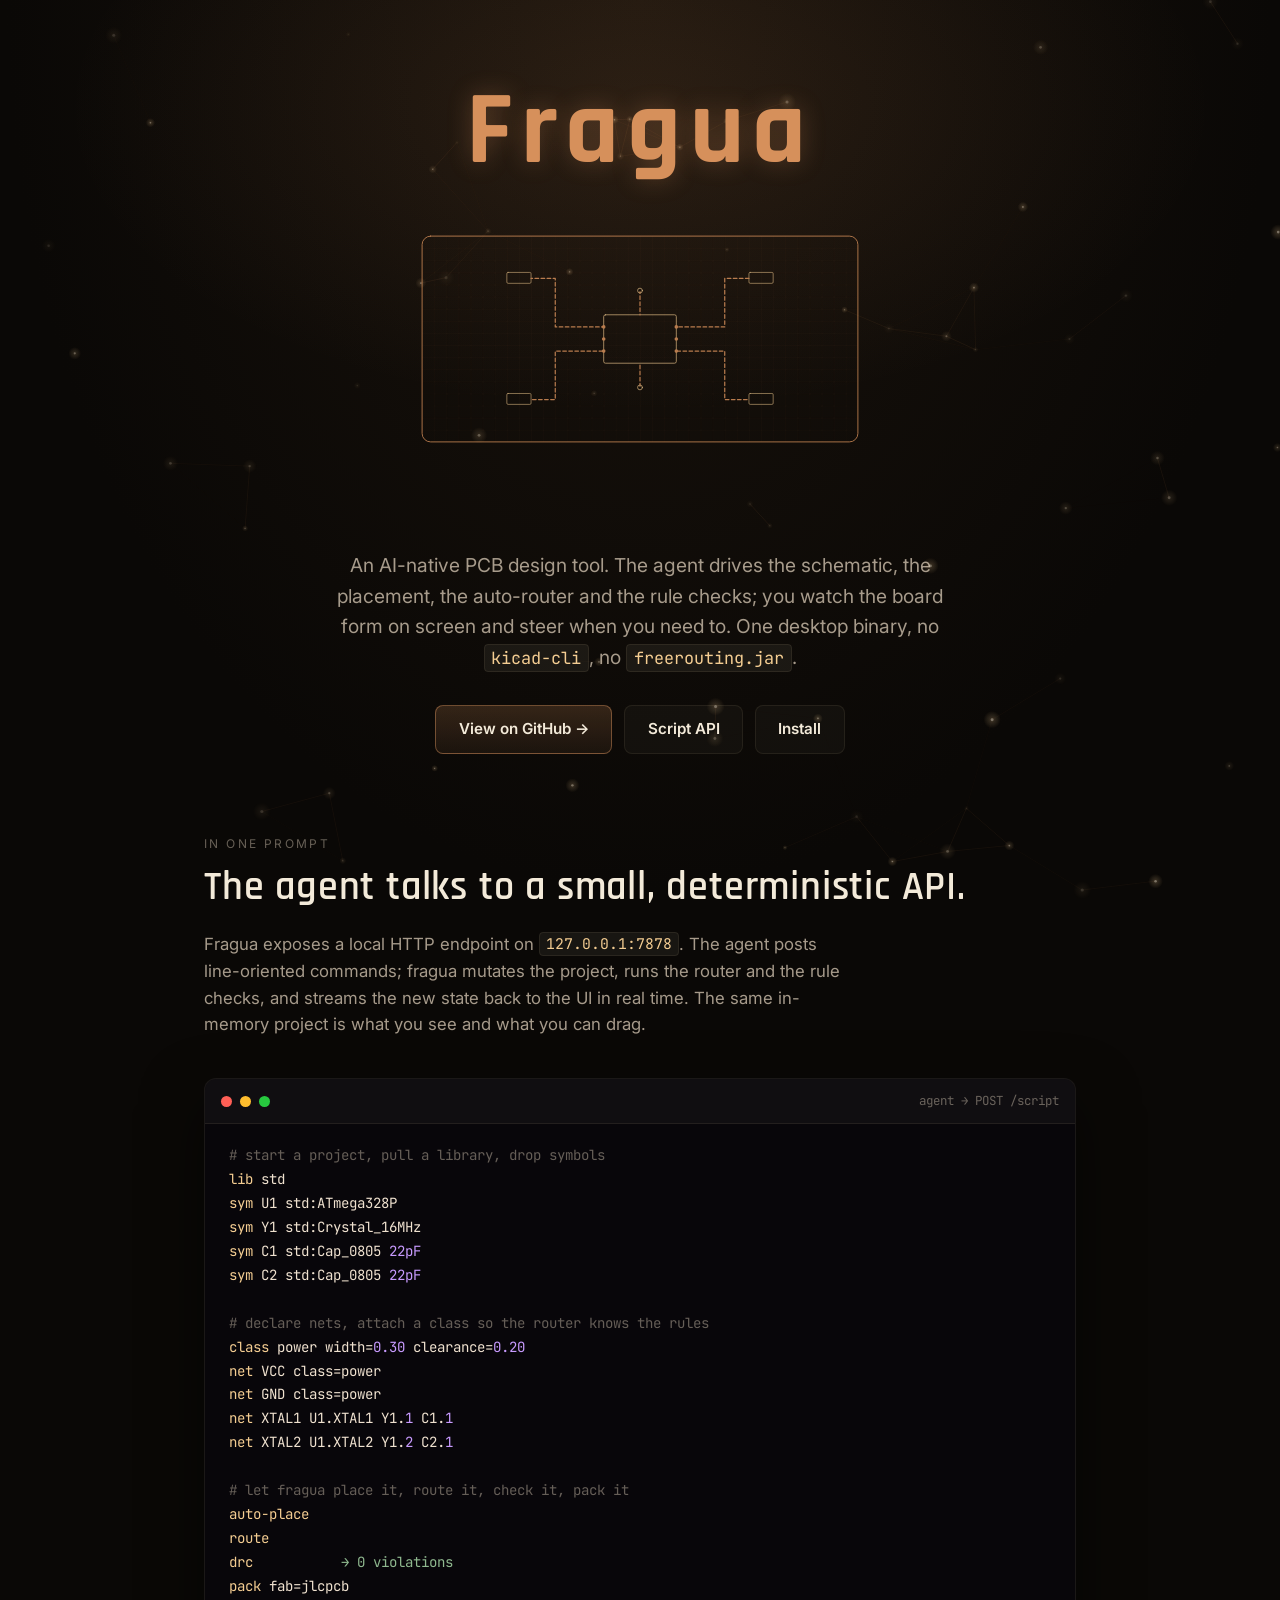
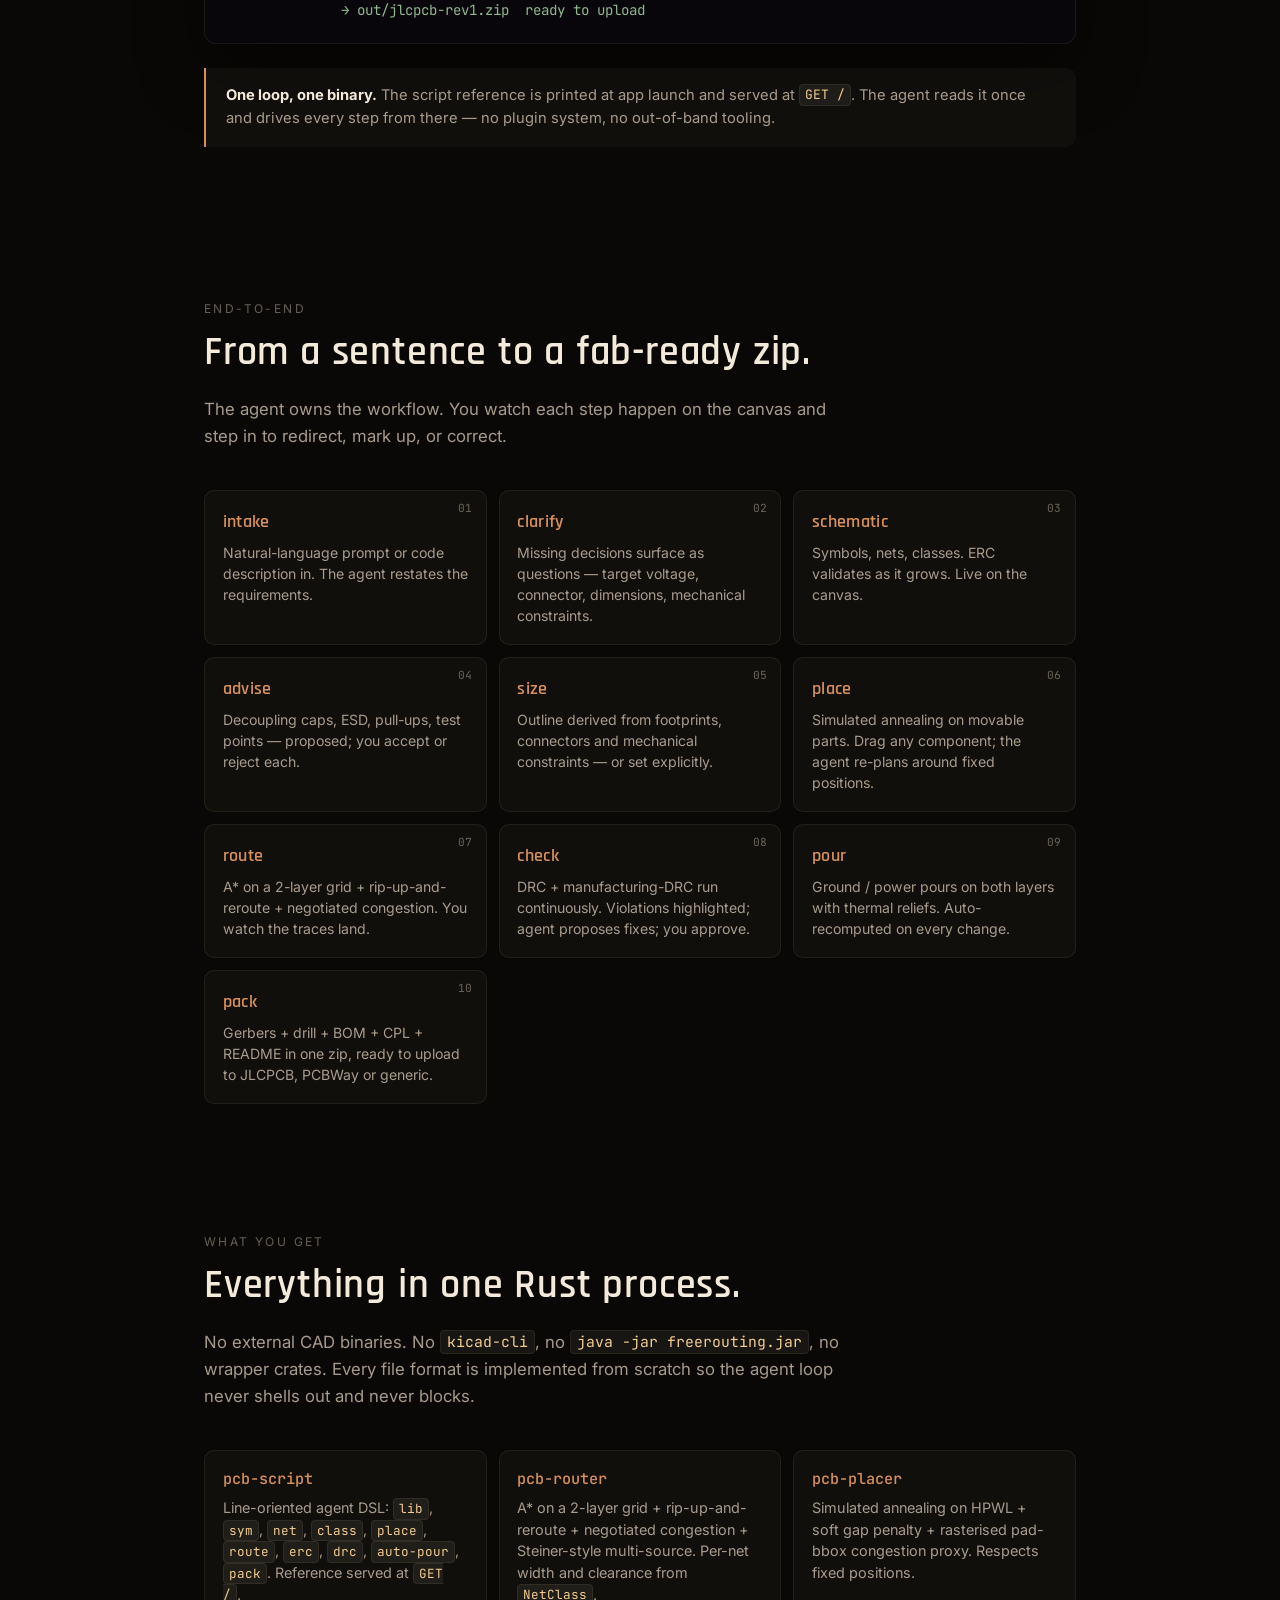
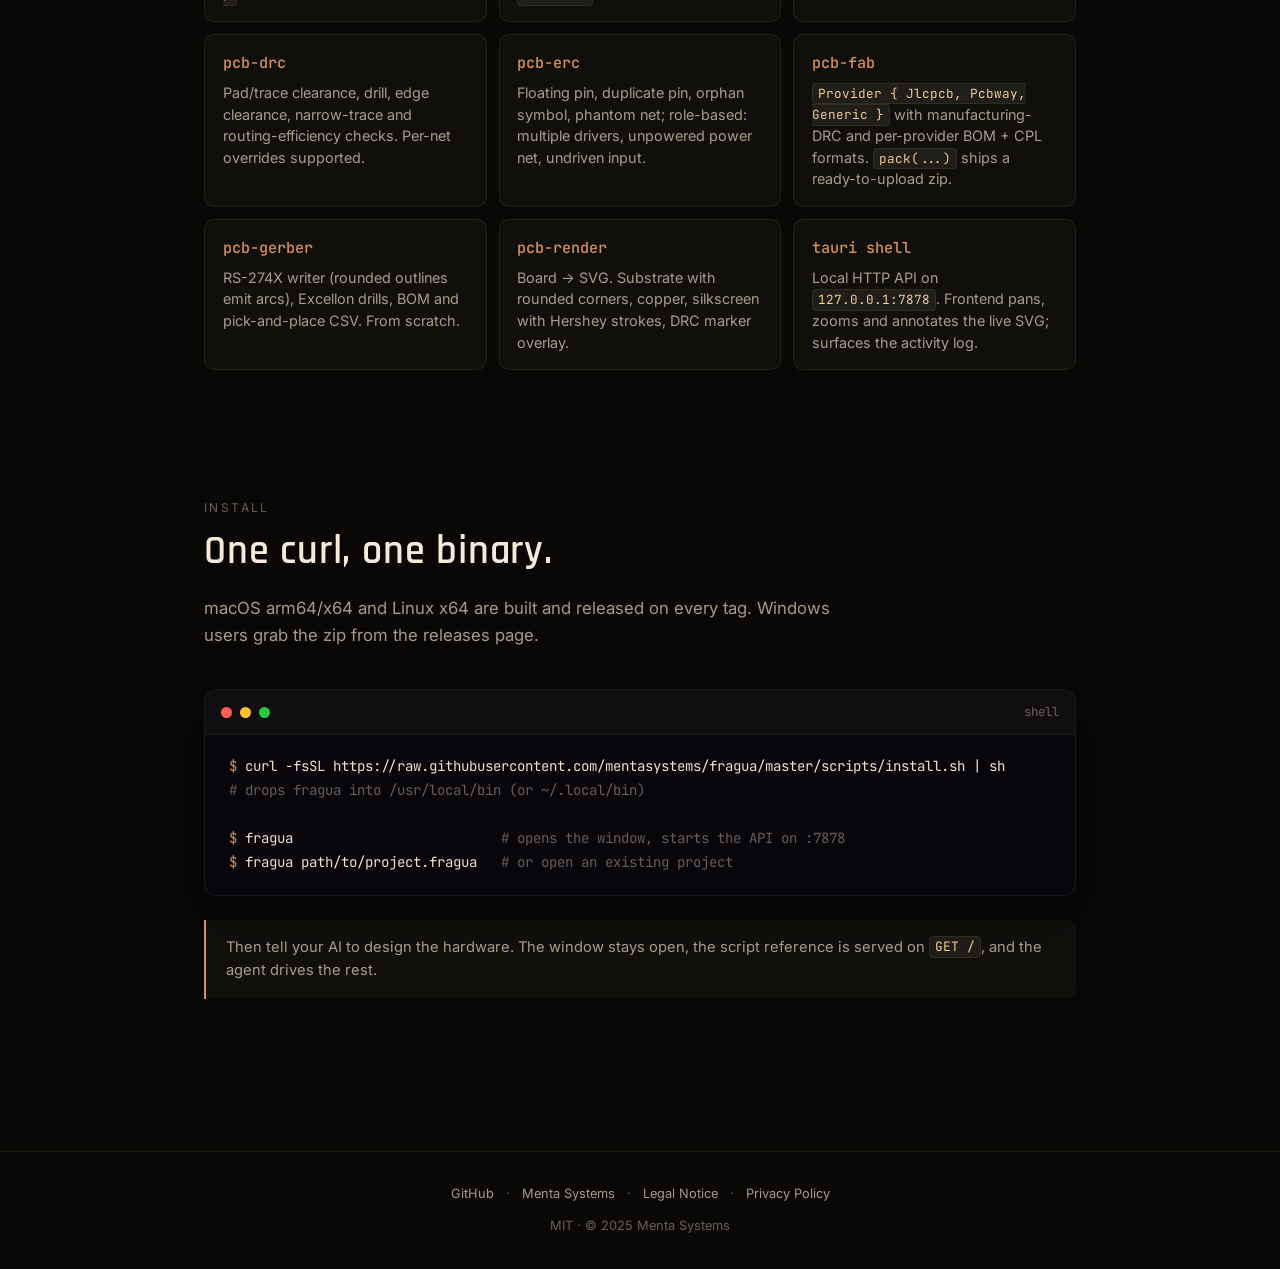
<file: fragua.html>
<!DOCTYPE html>
<html lang="en">
<head>
    <meta charset="UTF-8">
    <meta name="viewport" content="width=device-width, initial-scale=1.0">
    <title>fragua — AI-native PCB design</title>
    <meta name="description" content="fragua is a desktop PCB design tool built for AI agents. The agent drives schematic, placement, routing, DRC and ships a fab-ready zip. Pure Rust, no external CAD binaries.">
    <meta name="robots" content="noindex, nofollow">
    <link rel="icon" type="image/png" href="icon.png">
    <link rel="preconnect" href="https://fonts.googleapis.com">
    <link rel="preconnect" href="https://fonts.gstatic.com" crossorigin>
    <link href="https://fonts.googleapis.com/css2?family=Inter:wght@400;500;600;700&family=Rajdhani:wght@300;500;600;700&family=JetBrains+Mono:wght@400;500&display=swap" rel="stylesheet">
    <style>
        :root {
            --bg-from: #0a0806;
            --bg-to: #1a130c;
            --surface: rgba(255, 240, 220, 0.03);
            --surface-strong: rgba(255, 240, 220, 0.06);
            --border: rgba(255, 220, 180, 0.08);
            --border-strong: rgba(214, 144, 91, 0.35);
            --text: #f3ead9;
            --text-muted: rgba(232, 217, 195, 0.7);
            --text-dim: rgba(232, 217, 195, 0.42);
            --accent: #d6905b;
            --accent-warm: #f4cd92;
            --accent-cool: #8fb88f;
            --danger: #d97870;
        }
        * { box-sizing: border-box; margin: 0; padding: 0; }
        html { scroll-behavior: smooth; }
        body {
            font-family: 'Inter', -apple-system, BlinkMacSystemFont, sans-serif;
            background: var(--bg-from);
            color: var(--text);
            line-height: 1.6;
            min-height: 100vh;
            overflow-x: hidden;
            position: relative;
        }
        /* Site-wide warm radial wash. Pinned at the top so the hero feels
           lit and it gradually fades into the page bg as you scroll —
           two stacked radials: a softer page-wide brown wash plus a
           tighter orange glow centered behind the title. Both are
           fixed so there's no hard edge as content scrolls past. */
        body::before {
            content: '';
            position: fixed;
            inset: 0;
            background:
                radial-gradient(ellipse 60% 45% at 50% 12%, rgba(214, 144, 91, 0.10) 0%, transparent 75%),
                radial-gradient(ellipse at 50% 0%, var(--bg-to) 0%, var(--bg-from) 70%);
            pointer-events: none;
            z-index: -2;
        }
        /* Particle field lives fixed behind the whole document so the
           hero blends smoothly into the rest of the page. */
        #particles-canvas {
            position: fixed;
            inset: 0;
            width: 100vw;
            height: 100vh;
            display: block;
            pointer-events: none;
            opacity: 0.55;
            z-index: -1;
        }
        a { color: var(--accent); text-decoration: none; }
        a:hover { color: var(--accent-warm); }
        code, pre {
            font-family: 'JetBrains Mono', ui-monospace, SFMono-Regular, Menlo, monospace;
        }
        :not(pre) > code {
            background: rgba(255, 240, 220, 0.06);
            border: 1px solid var(--border);
            padding: 0.1em 0.4em;
            border-radius: 4px;
            font-size: 0.88em;
            color: var(--accent-warm);
        }
        .container {
            max-width: 920px;
            margin: 0 auto;
            padding: 0 24px;
        }

        /* Hero */
        .hero {
            position: relative;
            padding: 5rem 0 3rem;
            display: flex;
            flex-direction: column;
            align-items: center;
            gap: 1.5rem;
        }
        .hero-inner {
            position: relative;
            z-index: 2;
            text-align: center;
        }
        h1.hero-title {
            font-family: 'Rajdhani', sans-serif;
            font-size: clamp(3.5rem, 10vw, 6.5rem);
            font-weight: 700;
            letter-spacing: 0.08em;
            line-height: 1;
            margin-bottom: 1rem;
            text-shadow: 0 0 24px rgba(214, 144, 91, 0.3);
        }
        .hero-title .accent {
            color: var(--accent);
        }
        .hero-intro {
            position: relative;
            padding: 3rem 0 1rem;
            text-align: center;
        }
        .hero-sub {
            font-size: 1.2rem;
            color: var(--text-muted);
            max-width: 620px;
            margin: 0 auto 2rem;
        }
        .hero-cta {
            display: inline-flex;
            gap: 0.75rem;
            flex-wrap: wrap;
            justify-content: center;
        }
        .btn {
            display: inline-flex;
            align-items: center;
            gap: 0.5rem;
            padding: 0.7rem 1.4rem;
            border-radius: 8px;
            font-size: 0.95rem;
            font-weight: 600;
            border: 1px solid var(--border);
            background: var(--surface);
            color: var(--text);
            transition: all 0.2s ease;
            cursor: pointer;
        }
        .btn:hover {
            border-color: var(--border-strong);
            background: var(--surface-strong);
            color: var(--text);
        }
        .btn-primary {
            background: linear-gradient(180deg, rgba(214, 144, 91, 0.2) 0%, rgba(214, 144, 91, 0.08) 100%);
            border-color: rgba(214, 144, 91, 0.45);
            color: var(--text);
        }
        .btn-primary:hover {
            border-color: rgba(214, 144, 91, 0.75);
            box-shadow: 0 0 24px rgba(214, 144, 91, 0.25);
        }

        /* Hero board diagram — a small live-animated PCB sketch that
           illustrates "agent designs the board" without needing a real
           interactive demo. Sits below the title, not behind it. */
        .hero-board {
            position: relative;
            z-index: 1;
            width: 100%;
            display: flex;
            justify-content: center;
            pointer-events: none;
        }
        .hero-board svg {
            width: 70%;
            max-width: 460px;
            height: auto;
            opacity: 0.85;
        }

        /* Sections */
        section.block {
            position: relative;
            padding: 4rem 0;
        }
        .section-label {
            font-size: 0.75rem;
            letter-spacing: 0.2em;
            text-transform: uppercase;
            color: var(--text-dim);
            margin-bottom: 0.75rem;
        }
        .section-heading {
            font-family: 'Rajdhani', sans-serif;
            font-size: clamp(1.8rem, 4vw, 2.5rem);
            font-weight: 600;
            letter-spacing: 0.02em;
            line-height: 1.15;
            margin-bottom: 1.25rem;
        }
        .section-lead {
            color: var(--text-muted);
            max-width: 640px;
            font-size: 1.05rem;
            margin-bottom: 2.5rem;
        }

        /* Terminal */
        .terminal {
            background: #08060a;
            border: 1px solid var(--border);
            border-radius: 12px;
            overflow: hidden;
            box-shadow: 0 24px 60px rgba(0, 0, 0, 0.5);
        }
        .terminal-bar {
            display: flex;
            align-items: center;
            gap: 0.5rem;
            padding: 0.75rem 1rem;
            background: rgba(255, 240, 220, 0.03);
            border-bottom: 1px solid var(--border);
            font-size: 0.78rem;
            color: var(--text-dim);
        }
        .terminal-dot {
            width: 11px;
            height: 11px;
            border-radius: 50%;
        }
        .terminal-dot.r { background: #ff5f56; }
        .terminal-dot.y { background: #ffbd2e; }
        .terminal-dot.g { background: #27c93f; }
        .terminal-title {
            margin-left: auto;
            font-family: 'JetBrains Mono', monospace;
        }
        .terminal-body {
            padding: 1.25rem 1.5rem;
            font-family: 'JetBrains Mono', monospace;
            font-size: 0.88rem;
            line-height: 1.7;
            color: #efe1cf;
            overflow-x: auto;
        }
        .terminal-body .prompt { color: var(--accent); }
        .terminal-body .comment { color: var(--text-dim); }
        .terminal-body .kw { color: var(--accent-warm); }
        .terminal-body .str { color: var(--accent-cool); }
        .terminal-body .fn { color: #f7c785; }
        .terminal-body .num { color: #c89bff; }
        .terminal-body .err { color: var(--danger); }
        .terminal-body .ok { color: var(--accent-cool); }

        /* Pipeline (the 10-step agent loop) */
        .pipeline {
            display: grid;
            grid-template-columns: repeat(auto-fill, minmax(220px, 1fr));
            gap: 0.75rem;
        }
        .pipe-step {
            position: relative;
            background: var(--surface);
            border: 1px solid var(--border);
            border-radius: 10px;
            padding: 1rem 1.1rem 1.1rem;
            transition: all 0.2s ease;
        }
        .pipe-step:hover {
            border-color: var(--border-strong);
            background: var(--surface-strong);
            transform: translateY(-2px);
        }
        .pipe-step .pipe-num {
            position: absolute;
            top: 0.6rem;
            right: 0.85rem;
            font-family: 'JetBrains Mono', monospace;
            font-size: 0.7rem;
            color: var(--text-dim);
        }
        .pipe-step .pipe-name {
            font-family: 'Rajdhani', sans-serif;
            color: var(--accent);
            font-size: 1.15rem;
            font-weight: 600;
            margin-bottom: 0.35rem;
            letter-spacing: 0.02em;
        }
        .pipe-step .pipe-desc {
            font-size: 0.88rem;
            color: var(--text-muted);
            line-height: 1.5;
        }

        /* Feature rules grid */
        .rules {
            display: grid;
            grid-template-columns: repeat(auto-fill, minmax(260px, 1fr));
            gap: 0.75rem;
        }
        .rule {
            background: var(--surface);
            border: 1px solid var(--border);
            border-radius: 10px;
            padding: 1rem 1.1rem;
            transition: all 0.2s ease;
        }
        .rule:hover {
            border-color: var(--border-strong);
            background: var(--surface-strong);
            transform: translateY(-2px);
        }
        .rule-name {
            font-family: 'JetBrains Mono', monospace;
            color: var(--accent);
            font-size: 0.95rem;
            margin-bottom: 0.4rem;
            font-weight: 500;
        }
        .rule-desc {
            font-size: 0.9rem;
            color: var(--text-muted);
            line-height: 1.5;
        }

        /* Stack table */
        .annotations {
            width: 100%;
            border-collapse: separate;
            border-spacing: 0;
            background: var(--surface);
            border: 1px solid var(--border);
            border-radius: 10px;
            overflow: hidden;
        }
        .annotations th, .annotations td {
            text-align: left;
            padding: 0.85rem 1rem;
            border-bottom: 1px solid var(--border);
            font-size: 0.92rem;
        }
        .annotations tr:last-child td { border-bottom: none; }
        .annotations th {
            background: rgba(255, 240, 220, 0.02);
            color: var(--text-dim);
            font-weight: 500;
            font-size: 0.78rem;
            text-transform: uppercase;
            letter-spacing: 0.1em;
        }
        .annotations td:first-child {
            font-family: 'JetBrains Mono', monospace;
            color: var(--accent-warm);
            white-space: nowrap;
            font-size: 0.85rem;
        }
        .annotations td:last-child { color: var(--text-muted); }

        /* Callout */
        .callout {
            border-left: 2px solid var(--accent);
            background: var(--surface);
            border-radius: 0 10px 10px 0;
            padding: 1rem 1.25rem;
            color: var(--text-muted);
            font-size: 0.92rem;
            margin: 1.5rem 0;
        }
        .callout strong { color: var(--text); }

        /* Footer */
        .footer {
            border-top: 1px solid var(--border);
            padding: 2rem 0;
            margin-top: 4rem;
            text-align: center;
            font-size: 0.8rem;
            color: var(--text-dim);
        }
        .footer a {
            color: var(--text-muted);
            margin: 0 0.5rem;
        }
        .footer a:hover { color: var(--text); }

        @media (max-width: 640px) {
            section.block { padding: 3rem 0; }
            .hero { padding: 3.5rem 0 2rem; gap: 1rem; }
            .hero-board svg { width: 85%; max-width: 360px; }
            .terminal-body { font-size: 0.78rem; padding: 1rem; }
            .annotations th:first-child, .annotations td:first-child { padding-left: 0.6rem; }
        }
    </style>
</head>
<body>
    <canvas id="particles-canvas" aria-hidden="true"></canvas>

    <header class="hero">
        <div class="container hero-inner">
            <h1 class="hero-title"><span class="accent">Fragua</span></h1>
        </div>
        <div class="hero-board" aria-hidden="true">
            <!-- Schematic-style decorative board: rounded outline, pads,
                 traces, a couple of vias. Pure CSS animation on the
                 trace dasharray gives the "still routing" feel. -->
            <svg viewBox="0 0 760 380" fill="none" stroke-linecap="round" stroke-linejoin="round">
                <defs>
                    <pattern id="grid" width="20" height="20" patternUnits="userSpaceOnUse">
                        <path d="M20 0 L0 0 0 20" stroke="#d6905b" stroke-width="0.25" opacity="0.35"/>
                    </pattern>
                </defs>
                <rect x="20" y="20" width="720" height="340" rx="14" fill="url(#grid)" stroke="#d6905b" stroke-width="1.5"/>
                <!-- IC outline -->
                <rect x="320" y="150" width="120" height="80" rx="3" fill="none" stroke="#f4cd92" stroke-width="1.2"/>
                <!-- Pads on the IC -->
                <g fill="#d6905b">
                    <circle cx="320" cy="170" r="3"/>
                    <circle cx="320" cy="190" r="3"/>
                    <circle cx="320" cy="210" r="3"/>
                    <circle cx="440" cy="170" r="3"/>
                    <circle cx="440" cy="190" r="3"/>
                    <circle cx="440" cy="210" r="3"/>
                </g>
                <!-- Discrete components around -->
                <rect x="160" y="80" width="40" height="18" rx="2" fill="none" stroke="#f4cd92" stroke-width="1"/>
                <rect x="560" y="80" width="40" height="18" rx="2" fill="none" stroke="#f4cd92" stroke-width="1"/>
                <rect x="160" y="280" width="40" height="18" rx="2" fill="none" stroke="#f4cd92" stroke-width="1"/>
                <rect x="560" y="280" width="40" height="18" rx="2" fill="none" stroke="#f4cd92" stroke-width="1"/>
                <!-- Traces (dashed = "routing in progress") -->
                <g stroke="#d6905b" stroke-width="2" fill="none">
                    <path d="M 200 90 L 240 90 L 240 170 L 320 170" stroke-dasharray="6 4">
                        <animate attributeName="stroke-dashoffset" from="0" to="-20" dur="2.4s" repeatCount="indefinite"/>
                    </path>
                    <path d="M 200 290 L 240 290 L 240 210 L 320 210" stroke-dasharray="6 4">
                        <animate attributeName="stroke-dashoffset" from="0" to="-20" dur="3.2s" repeatCount="indefinite"/>
                    </path>
                    <path d="M 440 170 L 520 170 L 520 90 L 560 90" stroke-dasharray="6 4">
                        <animate attributeName="stroke-dashoffset" from="0" to="-20" dur="2.8s" repeatCount="indefinite"/>
                    </path>
                    <path d="M 440 210 L 520 210 L 520 290 L 560 290" stroke-dasharray="6 4">
                        <animate attributeName="stroke-dashoffset" from="0" to="-20" dur="3.6s" repeatCount="indefinite"/>
                    </path>
                    <path d="M 380 150 L 380 110" stroke-dasharray="6 4">
                        <animate attributeName="stroke-dashoffset" from="0" to="-20" dur="2.6s" repeatCount="indefinite"/>
                    </path>
                    <path d="M 380 230 L 380 270" stroke-dasharray="6 4">
                        <animate attributeName="stroke-dashoffset" from="0" to="-20" dur="3.0s" repeatCount="indefinite"/>
                    </path>
                </g>
                <!-- Vias -->
                <g>
                    <circle cx="380" cy="110" r="4" fill="none" stroke="#f4cd92" stroke-width="1.2"/>
                    <circle cx="380" cy="110" r="1.6" fill="#0a0806"/>
                    <circle cx="380" cy="270" r="4" fill="none" stroke="#f4cd92" stroke-width="1.2"/>
                    <circle cx="380" cy="270" r="1.6" fill="#0a0806"/>
                </g>
            </svg>
        </div>
    </header>

    <section class="hero-intro">
        <div class="container">
            <p class="hero-sub">An AI-native PCB design tool. The agent drives the schematic, the placement, the auto-router and the rule checks; you watch the board form on screen and steer when you need to. One desktop binary, no <code>kicad-cli</code>, no <code>freerouting.jar</code>.</p>
            <div class="hero-cta">
                <a class="btn btn-primary" href="https://github.com/mentasystems/fragua" target="_blank" rel="noopener">View on GitHub →</a>
                <a class="btn" href="#how">Script API</a>
                <a class="btn" href="#install">Install</a>
            </div>
        </div>
    </section>

    <main>
        <section class="block" id="how">
            <div class="container">
                <div class="section-label">In one prompt</div>
                <h2 class="section-heading">The agent talks to a small, deterministic API.</h2>
                <p class="section-lead">Fragua exposes a local HTTP endpoint on <code>127.0.0.1:7878</code>. The agent posts line-oriented commands; fragua mutates the project, runs the router and the rule checks, and streams the new state back to the UI in real time. The same in-memory project is what you see and what you can drag.</p>
                <div class="terminal">
                    <div class="terminal-bar">
                        <span class="terminal-dot r"></span>
                        <span class="terminal-dot y"></span>
                        <span class="terminal-dot g"></span>
                        <span class="terminal-title">agent → POST /script</span>
                    </div>
<pre class="terminal-body"><span class="comment"># start a project, pull a library, drop symbols</span>
<span class="kw">lib</span> std
<span class="kw">sym</span> U1 std:ATmega328P
<span class="kw">sym</span> Y1 std:Crystal_16MHz
<span class="kw">sym</span> C1 std:Cap_0805 <span class="num">22pF</span>
<span class="kw">sym</span> C2 std:Cap_0805 <span class="num">22pF</span>

<span class="comment"># declare nets, attach a class so the router knows the rules</span>
<span class="kw">class</span> power width=<span class="num">0.30</span> clearance=<span class="num">0.20</span>
<span class="kw">net</span> VCC class=power
<span class="kw">net</span> GND class=power
<span class="kw">net</span> XTAL1 U1.XTAL1 Y1.<span class="num">1</span> C1.<span class="num">1</span>
<span class="kw">net</span> XTAL2 U1.XTAL2 Y1.<span class="num">2</span> C2.<span class="num">1</span>

<span class="comment"># let fragua place it, route it, check it, pack it</span>
<span class="kw">auto-place</span>
<span class="kw">route</span>
<span class="kw">drc</span>           <span class="ok">→ 0 violations</span>
<span class="kw">pack</span> fab=jlcpcb
              <span class="ok">→ out/jlcpcb-rev1.zip  ready to upload</span>
</pre>
                </div>
                <div class="callout">
                    <strong>One loop, one binary.</strong> The script reference is printed at app launch and served at <code>GET /</code>. The agent reads it once and drives every step from there — no plugin system, no out-of-band tooling.
                </div>
            </div>
        </section>

        <section class="block">
            <div class="container">
                <div class="section-label">End-to-end</div>
                <h2 class="section-heading">From a sentence to a fab-ready zip.</h2>
                <p class="section-lead">The agent owns the workflow. You watch each step happen on the canvas and step in to redirect, mark up, or correct.</p>
                <div class="pipeline">
                    <div class="pipe-step"><span class="pipe-num">01</span><div class="pipe-name">intake</div><div class="pipe-desc">Natural-language prompt or code description in. The agent restates the requirements.</div></div>
                    <div class="pipe-step"><span class="pipe-num">02</span><div class="pipe-name">clarify</div><div class="pipe-desc">Missing decisions surface as questions — target voltage, connector, dimensions, mechanical constraints.</div></div>
                    <div class="pipe-step"><span class="pipe-num">03</span><div class="pipe-name">schematic</div><div class="pipe-desc">Symbols, nets, classes. ERC validates as it grows. Live on the canvas.</div></div>
                    <div class="pipe-step"><span class="pipe-num">04</span><div class="pipe-name">advise</div><div class="pipe-desc">Decoupling caps, ESD, pull-ups, test points — proposed; you accept or reject each.</div></div>
                    <div class="pipe-step"><span class="pipe-num">05</span><div class="pipe-name">size</div><div class="pipe-desc">Outline derived from footprints, connectors and mechanical constraints — or set explicitly.</div></div>
                    <div class="pipe-step"><span class="pipe-num">06</span><div class="pipe-name">place</div><div class="pipe-desc">Simulated annealing on movable parts. Drag any component; the agent re-plans around fixed positions.</div></div>
                    <div class="pipe-step"><span class="pipe-num">07</span><div class="pipe-name">route</div><div class="pipe-desc">A* on a 2-layer grid + rip-up-and-reroute + negotiated congestion. You watch the traces land.</div></div>
                    <div class="pipe-step"><span class="pipe-num">08</span><div class="pipe-name">check</div><div class="pipe-desc">DRC + manufacturing-DRC run continuously. Violations highlighted; agent proposes fixes; you approve.</div></div>
                    <div class="pipe-step"><span class="pipe-num">09</span><div class="pipe-name">pour</div><div class="pipe-desc">Ground / power pours on both layers with thermal reliefs. Auto-recomputed on every change.</div></div>
                    <div class="pipe-step"><span class="pipe-num">10</span><div class="pipe-name">pack</div><div class="pipe-desc">Gerbers + drill + BOM + CPL + README in one zip, ready to upload to JLCPCB, PCBWay or generic.</div></div>
                </div>
            </div>
        </section>

        <section class="block">
            <div class="container">
                <div class="section-label">What you get</div>
                <h2 class="section-heading">Everything in one Rust process.</h2>
                <p class="section-lead">No external CAD binaries. No <code>kicad-cli</code>, no <code>java -jar freerouting.jar</code>, no wrapper crates. Every file format is implemented from scratch so the agent loop never shells out and never blocks.</p>
                <div class="rules">
                    <div class="rule"><div class="rule-name">pcb-script</div><div class="rule-desc">Line-oriented agent DSL: <code>lib</code>, <code>sym</code>, <code>net</code>, <code>class</code>, <code>place</code>, <code>route</code>, <code>erc</code>, <code>drc</code>, <code>auto-pour</code>, <code>pack</code>. Reference served at <code>GET /</code>.</div></div>
                    <div class="rule"><div class="rule-name">pcb-router</div><div class="rule-desc">A* on a 2-layer grid + rip-up-and-reroute + negotiated congestion + Steiner-style multi-source. Per-net width and clearance from <code>NetClass</code>.</div></div>
                    <div class="rule"><div class="rule-name">pcb-placer</div><div class="rule-desc">Simulated annealing on HPWL + soft gap penalty + rasterised pad-bbox congestion proxy. Respects fixed positions.</div></div>
                    <div class="rule"><div class="rule-name">pcb-drc</div><div class="rule-desc">Pad/trace clearance, drill, edge clearance, narrow-trace and routing-efficiency checks. Per-net overrides supported.</div></div>
                    <div class="rule"><div class="rule-name">pcb-erc</div><div class="rule-desc">Floating pin, duplicate pin, orphan symbol, phantom net; role-based: multiple drivers, unpowered power net, undriven input.</div></div>
                    <div class="rule"><div class="rule-name">pcb-fab</div><div class="rule-desc"><code>Provider { Jlcpcb, Pcbway, Generic }</code> with manufacturing-DRC and per-provider BOM + CPL formats. <code>pack(...)</code> ships a ready-to-upload zip.</div></div>
                    <div class="rule"><div class="rule-name">pcb-gerber</div><div class="rule-desc">RS-274X writer (rounded outlines emit arcs), Excellon drills, BOM and pick-and-place CSV. From scratch.</div></div>
                    <div class="rule"><div class="rule-name">pcb-render</div><div class="rule-desc">Board → SVG. Substrate with rounded corners, copper, silkscreen with Hershey strokes, DRC marker overlay.</div></div>
                    <div class="rule"><div class="rule-name">tauri shell</div><div class="rule-desc">Local HTTP API on <code>127.0.0.1:7878</code>. Frontend pans, zooms and annotates the live SVG; surfaces the activity log.</div></div>
                </div>
            </div>
        </section>

        <section class="block" id="install">
            <div class="container">
                <div class="section-label">Install</div>
                <h2 class="section-heading">One curl, one binary.</h2>
                <p class="section-lead">macOS arm64/x64 and Linux x64 are built and released on every tag. Windows users grab the zip from the releases page.</p>
                <div class="terminal">
                    <div class="terminal-bar">
                        <span class="terminal-dot r"></span>
                        <span class="terminal-dot y"></span>
                        <span class="terminal-dot g"></span>
                        <span class="terminal-title">shell</span>
                    </div>
<pre class="terminal-body"><span class="prompt">$</span> curl -fsSL https://raw.githubusercontent.com/mentasystems/fragua/master/scripts/install.sh | sh
<span class="comment"># drops fragua into /usr/local/bin (or ~/.local/bin)</span>

<span class="prompt">$</span> fragua                          <span class="comment"># opens the window, starts the API on :7878</span>
<span class="prompt">$</span> fragua path/to/project.fragua   <span class="comment"># or open an existing project</span>
</pre>
                </div>
                <div class="callout">
                    Then tell your AI to design the hardware. The window stays open, the script reference is served on <code>GET /</code>, and the agent drives the rest.
                </div>
            </div>
        </section>

    </main>

    <footer class="footer">
        <div>
            <a href="https://github.com/mentasystems/fragua" target="_blank" rel="noopener">GitHub</a>
            <span aria-hidden="true">·</span>
            <a href="index.html">Menta Systems</a>
            <span aria-hidden="true">·</span>
            <a href="legal-notice.html">Legal Notice</a>
            <span aria-hidden="true">·</span>
            <a href="privacy-policy.html">Privacy Policy</a>
        </div>
        <div style="margin-top: 0.75rem;">MIT · &copy; 2025 Menta Systems</div>
    </footer>

    <script>
        (function () {
            const canvas = document.getElementById('particles-canvas');
            const ctx = canvas.getContext('2d');
            const prefersReduced = window.matchMedia('(prefers-reduced-motion: reduce)').matches;

            let width = 0, height = 0;
            const dpr = Math.min(window.devicePixelRatio || 1, 2);
            const particles = [];
            const LINK_DIST = 110;
            const LINK_DIST_SQ = LINK_DIST * LINK_DIST;

            function resize() {
                const rect = canvas.getBoundingClientRect();
                width = rect.width;
                height = rect.height;
                canvas.width = Math.floor(width * dpr);
                canvas.height = Math.floor(height * dpr);
                ctx.setTransform(dpr, 0, 0, dpr, 0, 0);
                seed();
            }

            function seed() {
                particles.length = 0;
                const count = Math.min(70, Math.max(20, Math.floor((width * height) / 18000)));
                for (let i = 0; i < count; i++) {
                    particles.push({
                        x: Math.random() * width,
                        y: Math.random() * height,
                        vx: (Math.random() - 0.5) * 0.18,
                        vy: (Math.random() - 0.5) * 0.18,
                        r: Math.random() * 1.2 + 0.4,
                        tw: Math.random() * Math.PI * 2,
                    });
                }
            }

            function step() {
                ctx.clearRect(0, 0, width, height);

                for (let i = 0; i < particles.length; i++) {
                    const a = particles[i];
                    for (let j = i + 1; j < particles.length; j++) {
                        const b = particles[j];
                        const dx = a.x - b.x;
                        const dy = a.y - b.y;
                        const d2 = dx * dx + dy * dy;
                        if (d2 < LINK_DIST_SQ) {
                            const alpha = (1 - d2 / LINK_DIST_SQ) * 0.28;
                            ctx.strokeStyle = `rgba(214, 144, 91, ${alpha})`;
                            ctx.lineWidth = 0.55;
                            ctx.beginPath();
                            ctx.moveTo(a.x, a.y);
                            ctx.lineTo(b.x, b.y);
                            ctx.stroke();
                        }
                    }
                }

                for (let i = 0; i < particles.length; i++) {
                    const p = particles[i];
                    p.x += p.vx;
                    p.y += p.vy;
                    if (p.x < -10) p.x = width + 10;
                    else if (p.x > width + 10) p.x = -10;
                    if (p.y < -10) p.y = height + 10;
                    else if (p.y > height + 10) p.y = -10;

                    p.tw += 0.018;
                    const flicker = 0.6 + 0.4 * Math.sin(p.tw);
                    const glow = ctx.createRadialGradient(p.x, p.y, 0, p.x, p.y, p.r * 6);
                    glow.addColorStop(0, `rgba(244, 205, 146, ${0.42 * flicker})`);
                    glow.addColorStop(1, 'rgba(244, 205, 146, 0)');
                    ctx.fillStyle = glow;
                    ctx.beginPath();
                    ctx.arc(p.x, p.y, p.r * 6, 0, Math.PI * 2);
                    ctx.fill();

                    ctx.fillStyle = `rgba(248, 232, 208, ${0.82 * flicker})`;
                    ctx.beginPath();
                    ctx.arc(p.x, p.y, p.r, 0, Math.PI * 2);
                    ctx.fill();
                }

                if (!prefersReduced) requestAnimationFrame(step);
            }

            window.addEventListener('resize', resize, { passive: true });
            resize();
            if (prefersReduced) step();
            else requestAnimationFrame(step);
        })();
    </script>
</body>
</html>
</file>
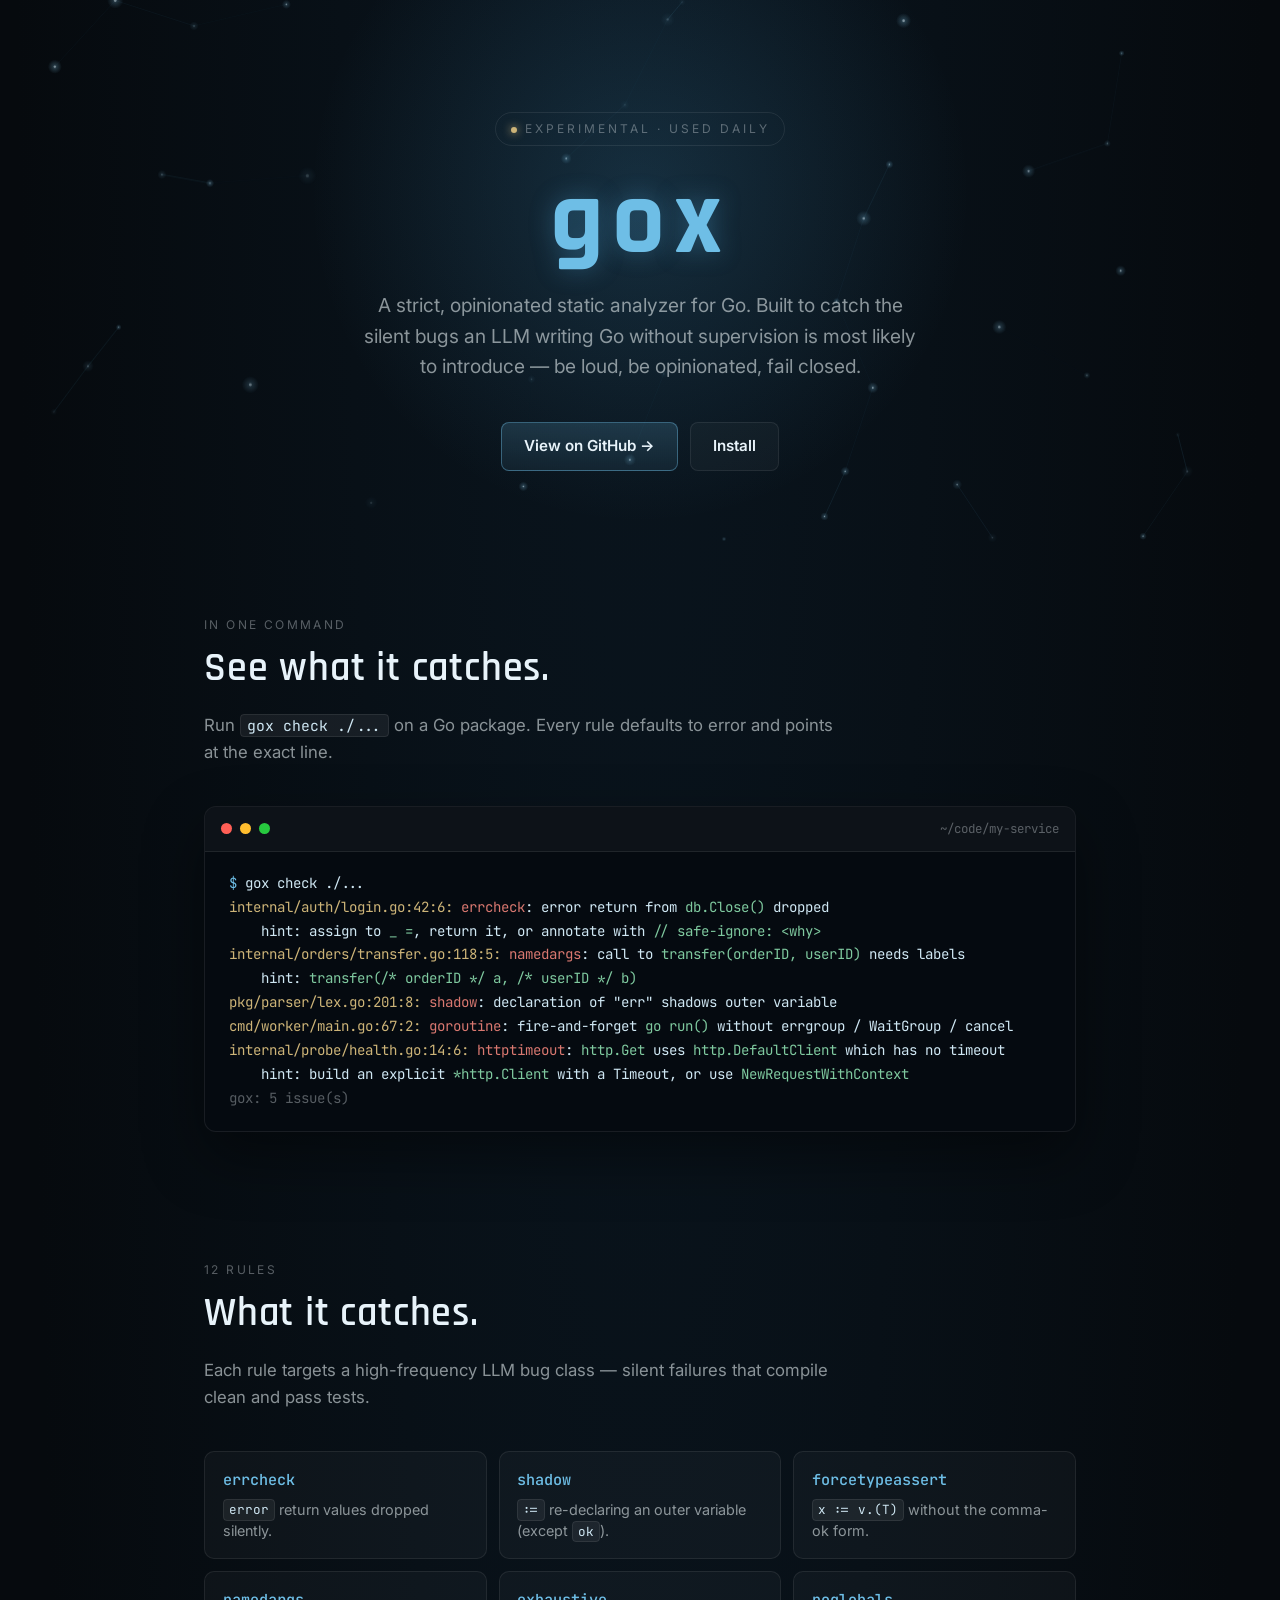
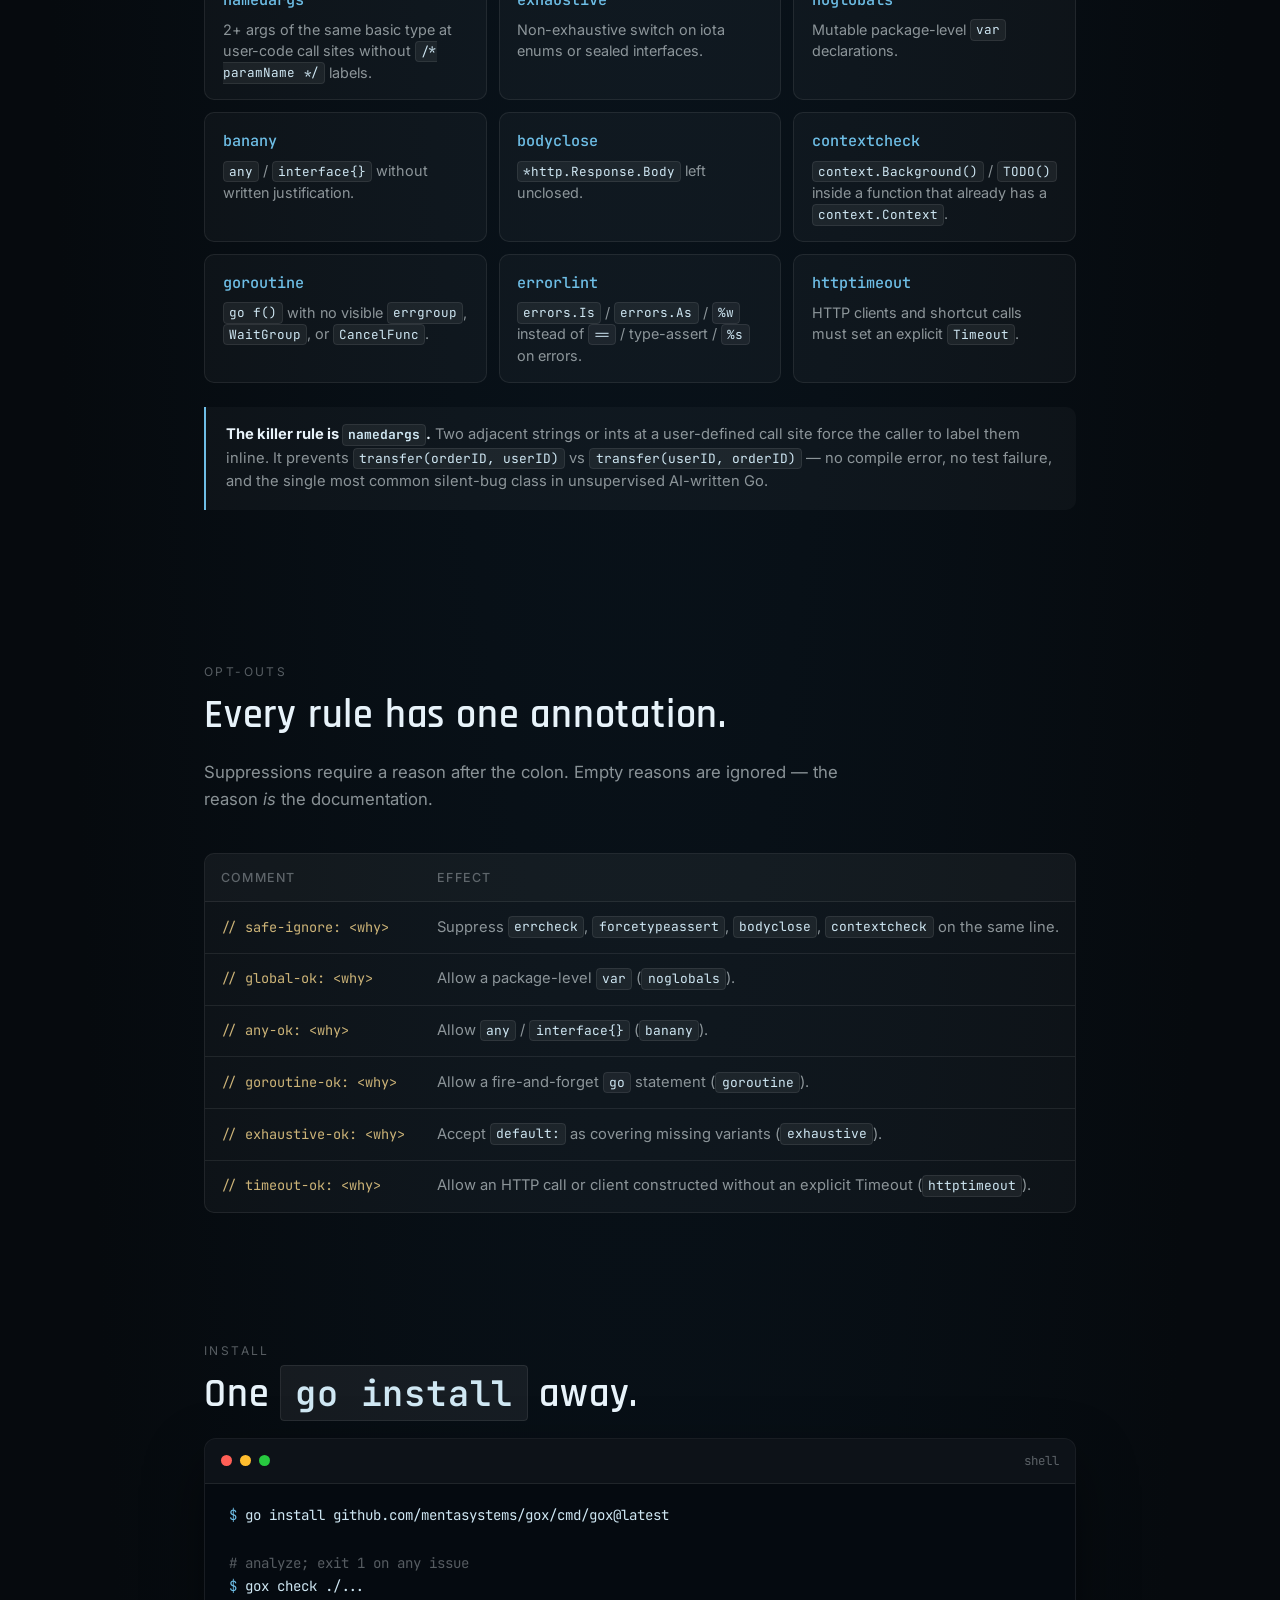
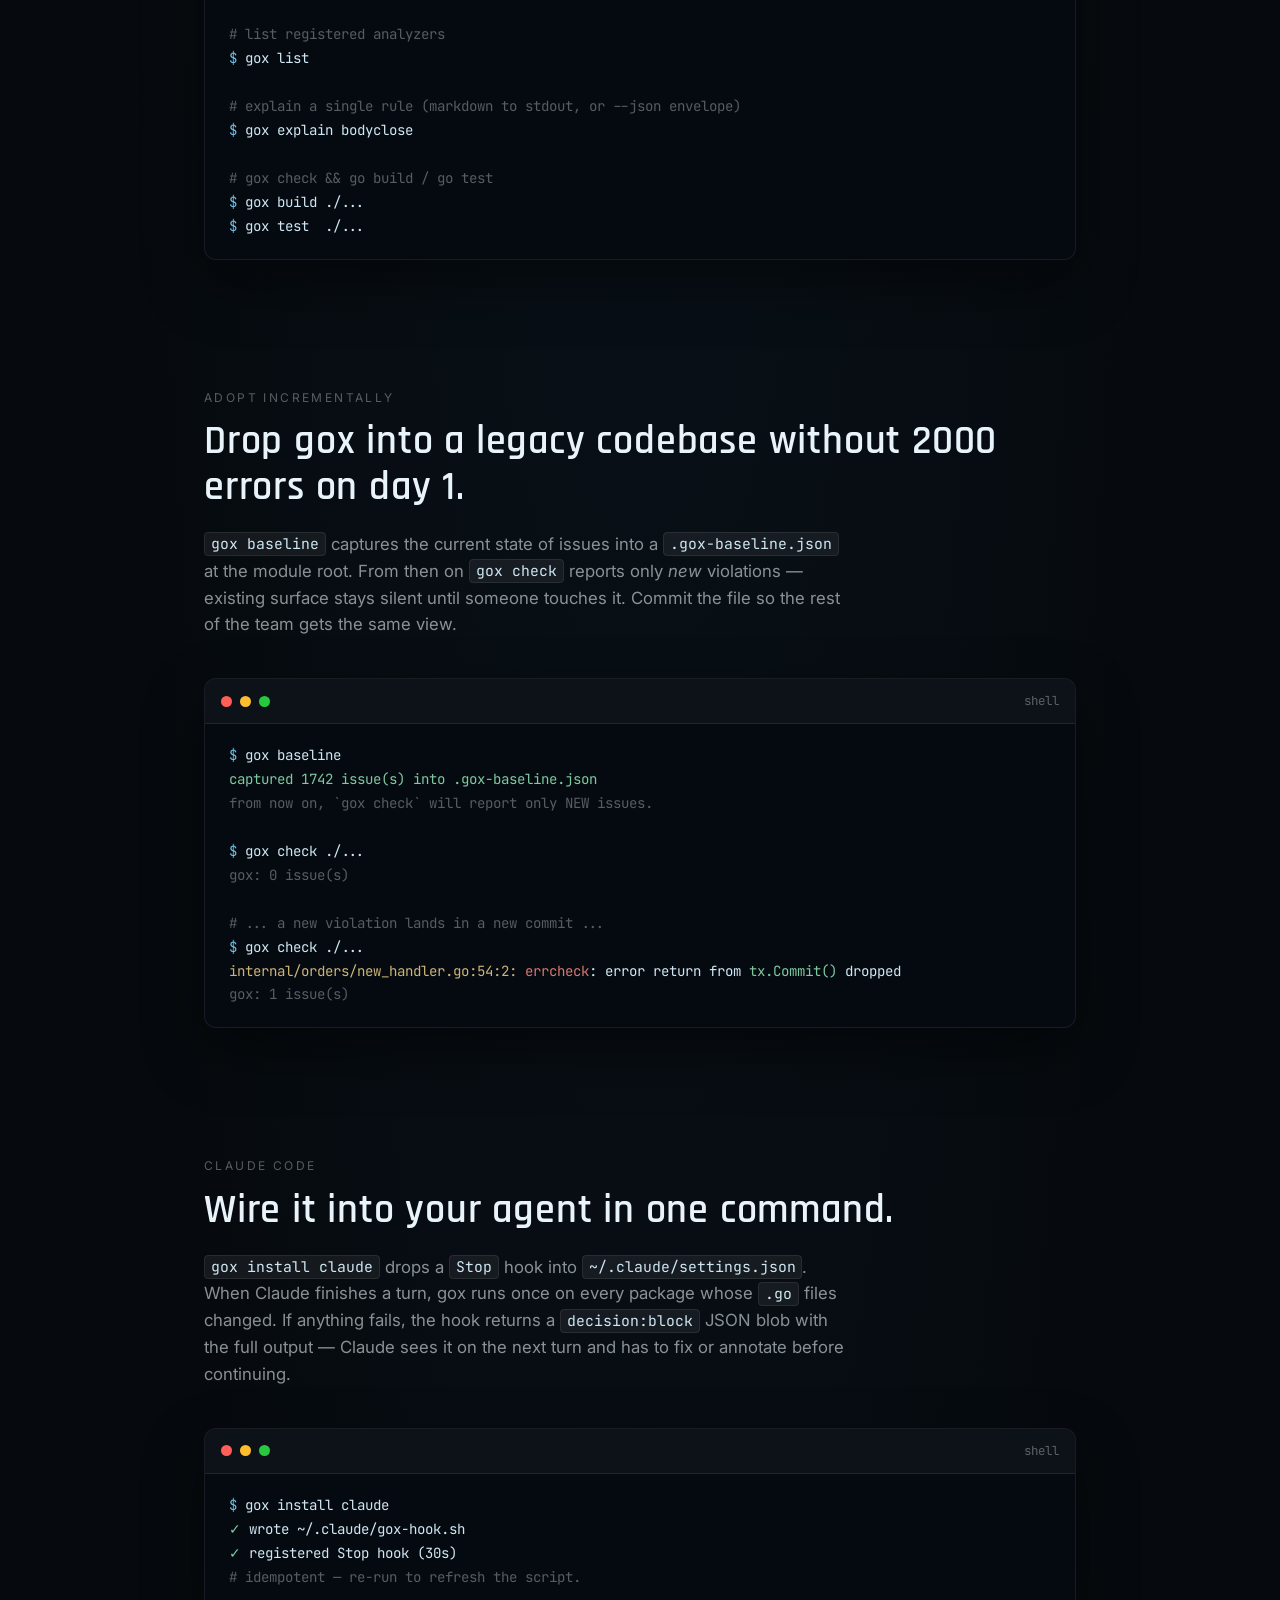
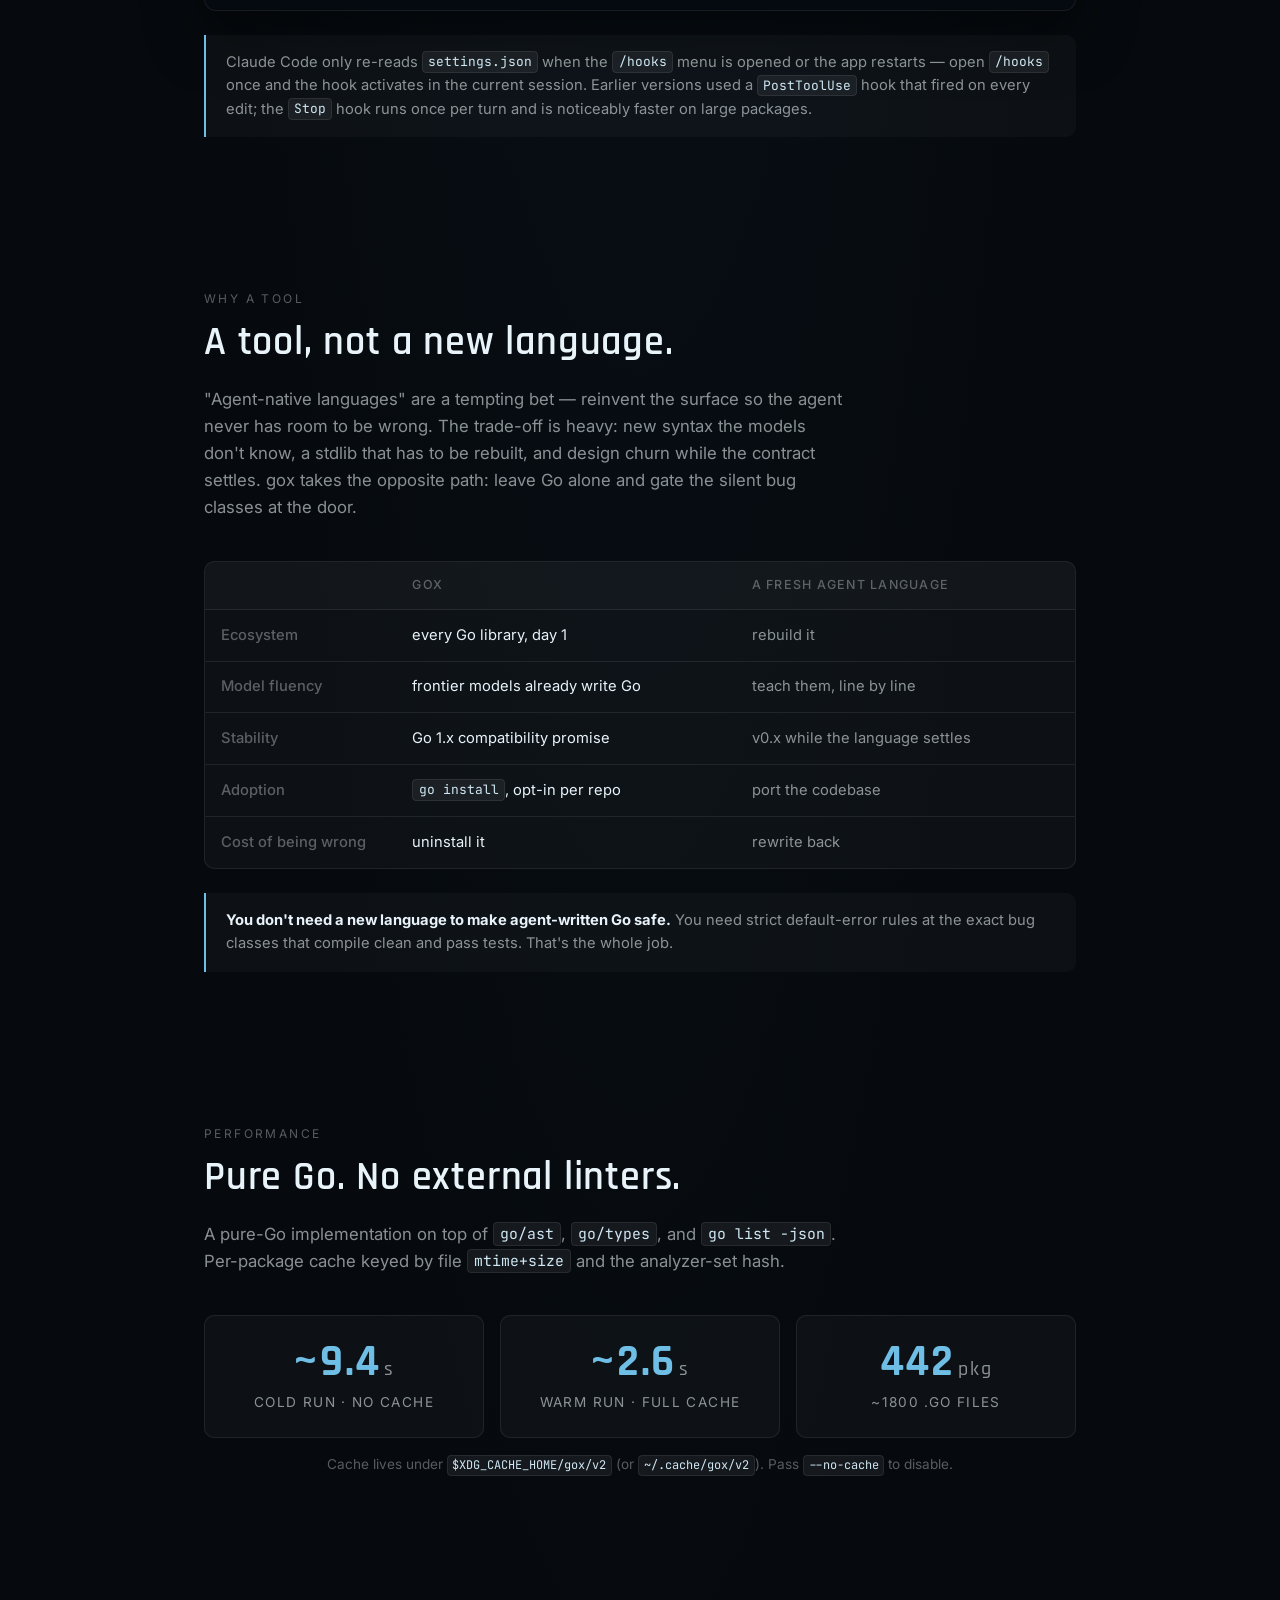
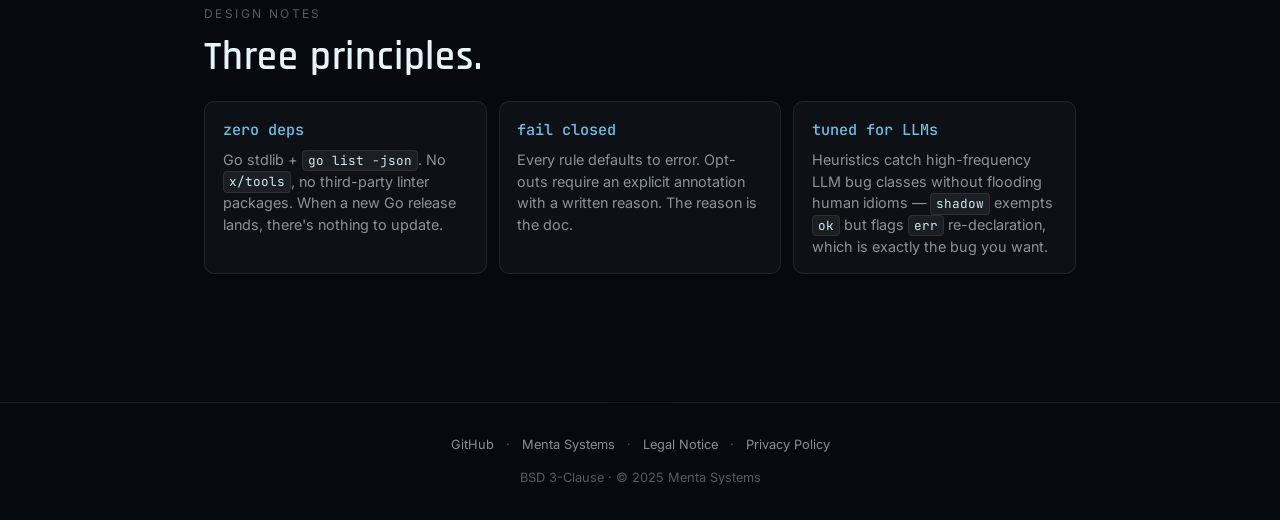
<file: gox.html>
<!DOCTYPE html>
<html lang="en">
<head>
    <meta charset="UTF-8">
    <meta name="viewport" content="width=device-width, initial-scale=1.0">
    <title>gox — strict static analyzer for Go</title>
    <meta name="description" content="gox is a strict, opinionated static analyzer for Go. Zero external dependencies. Built to catch the silent bugs LLMs introduce.">
    <meta name="robots" content="noindex, nofollow">
    <link rel="icon" type="image/png" href="icon.png">
    <link rel="preconnect" href="https://fonts.googleapis.com">
    <link rel="preconnect" href="https://fonts.gstatic.com" crossorigin>
    <link href="https://fonts.googleapis.com/css2?family=Inter:wght@400;500;600;700&family=Rajdhani:wght@300;500;600;700&family=JetBrains+Mono:wght@400;500&display=swap" rel="stylesheet">
    <style>
        :root {
            --bg-from: #060a0e;
            --bg-to: #0a1620;
            --surface: rgba(255, 255, 255, 0.03);
            --surface-strong: rgba(255, 255, 255, 0.05);
            --border: rgba(255, 255, 255, 0.08);
            --border-strong: rgba(120, 200, 240, 0.25);
            --text: #e8f3fa;
            --text-muted: rgba(207, 216, 220, 0.65);
            --text-dim: rgba(207, 216, 220, 0.4);
            --accent: #6ebee6;
            --accent-warm: #cdb478;
            --danger: #d97870;
        }
        * { box-sizing: border-box; margin: 0; padding: 0; }
        html { scroll-behavior: smooth; }
        body {
            font-family: 'Inter', -apple-system, BlinkMacSystemFont, sans-serif;
            background: radial-gradient(ellipse at 50% -20%, var(--bg-to) 0%, var(--bg-from) 70%);
            color: var(--text);
            line-height: 1.6;
            min-height: 100vh;
            overflow-x: hidden;
        }
        a { color: var(--accent); text-decoration: none; }
        a:hover { color: #b6e1f5; }
        code, pre {
            font-family: 'JetBrains Mono', ui-monospace, SFMono-Regular, Menlo, monospace;
        }
        :not(pre) > code {
            background: rgba(255, 255, 255, 0.06);
            border: 1px solid var(--border);
            padding: 0.1em 0.4em;
            border-radius: 4px;
            font-size: 0.88em;
            color: #cfe7f3;
        }
        .container {
            max-width: 920px;
            margin: 0 auto;
            padding: 0 24px;
        }

        /* Hero */
        .hero {
            position: relative;
            padding: 7rem 0 5rem;
            overflow: hidden;
        }
        #particles-canvas {
            position: absolute;
            inset: 0;
            width: 100%;
            height: 100%;
            display: block;
            pointer-events: none;
            opacity: 0.7;
        }
        .hero-glow {
            position: absolute;
            inset: 0;
            background: radial-gradient(circle at 50% 35%, rgba(80, 170, 220, 0.18) 0%, transparent 45%);
            pointer-events: none;
        }
        .hero-inner {
            position: relative;
            z-index: 2;
            text-align: center;
        }
        .hero-eyebrow {
            display: inline-block;
            font-size: 0.75rem;
            letter-spacing: 0.25em;
            text-transform: uppercase;
            color: var(--text-dim);
            border: 1px solid var(--border);
            padding: 0.4rem 0.9rem;
            border-radius: 999px;
            margin-bottom: 1.5rem;
        }
        .hero-eyebrow .dot {
            display: inline-block;
            width: 6px;
            height: 6px;
            border-radius: 50%;
            background: var(--accent-warm);
            box-shadow: 0 0 8px var(--accent-warm);
            vertical-align: middle;
            margin-right: 0.5rem;
        }
        h1.hero-title {
            font-family: 'Rajdhani', sans-serif;
            font-size: clamp(3.5rem, 10vw, 6.5rem);
            font-weight: 700;
            letter-spacing: 0.08em;
            line-height: 1;
            margin-bottom: 1rem;
            text-shadow: 0 0 24px rgba(80, 170, 220, 0.35);
        }
        .hero-title .accent {
            color: var(--accent);
        }
        .hero-sub {
            font-size: 1.2rem;
            color: var(--text-muted);
            max-width: 560px;
            margin: 0 auto 2.5rem;
        }
        .hero-cta {
            display: inline-flex;
            gap: 0.75rem;
            flex-wrap: wrap;
            justify-content: center;
        }
        .btn {
            display: inline-flex;
            align-items: center;
            gap: 0.5rem;
            padding: 0.7rem 1.4rem;
            border-radius: 8px;
            font-size: 0.95rem;
            font-weight: 600;
            border: 1px solid var(--border);
            background: var(--surface);
            color: var(--text);
            transition: all 0.2s ease;
            cursor: pointer;
        }
        .btn:hover {
            border-color: var(--border-strong);
            background: var(--surface-strong);
            color: var(--text);
        }
        .btn-primary {
            background: linear-gradient(180deg, rgba(110, 190, 230, 0.18) 0%, rgba(110, 190, 230, 0.08) 100%);
            border-color: rgba(110, 190, 230, 0.4);
            color: #e8f3fa;
        }
        .btn-primary:hover {
            border-color: rgba(110, 190, 230, 0.7);
            box-shadow: 0 0 24px rgba(110, 190, 230, 0.25);
        }

        /* Sections */
        section.block {
            position: relative;
            padding: 4rem 0;
        }
        .section-label {
            font-size: 0.75rem;
            letter-spacing: 0.2em;
            text-transform: uppercase;
            color: var(--text-dim);
            margin-bottom: 0.75rem;
        }
        .section-heading {
            font-family: 'Rajdhani', sans-serif;
            font-size: clamp(1.8rem, 4vw, 2.5rem);
            font-weight: 600;
            letter-spacing: 0.02em;
            line-height: 1.15;
            margin-bottom: 1.25rem;
        }
        .section-lead {
            color: var(--text-muted);
            max-width: 640px;
            font-size: 1.05rem;
            margin-bottom: 2.5rem;
        }

        /* Terminal */
        .terminal {
            background: #050a10;
            border: 1px solid var(--border);
            border-radius: 12px;
            overflow: hidden;
            box-shadow: 0 24px 60px rgba(0, 0, 0, 0.45);
        }
        .terminal-bar {
            display: flex;
            align-items: center;
            gap: 0.5rem;
            padding: 0.75rem 1rem;
            background: rgba(255, 255, 255, 0.03);
            border-bottom: 1px solid var(--border);
            font-size: 0.78rem;
            color: var(--text-dim);
        }
        .terminal-dot {
            width: 11px;
            height: 11px;
            border-radius: 50%;
        }
        .terminal-dot.r { background: #ff5f56; }
        .terminal-dot.y { background: #ffbd2e; }
        .terminal-dot.g { background: #27c93f; }
        .terminal-title {
            margin-left: auto;
            font-family: 'JetBrains Mono', monospace;
        }
        .terminal-body {
            padding: 1.25rem 1.5rem;
            font-family: 'JetBrains Mono', monospace;
            font-size: 0.88rem;
            line-height: 1.7;
            color: #cfe7f3;
            overflow-x: auto;
        }
        .terminal-body .prompt { color: var(--accent); }
        .terminal-body .comment { color: var(--text-dim); }
        .terminal-body .err { color: var(--danger); }
        .terminal-body .warn { color: var(--accent-warm); }
        .terminal-body .ok { color: #7fc99f; }

        /* Rules grid */
        .rules {
            display: grid;
            grid-template-columns: repeat(auto-fill, minmax(260px, 1fr));
            gap: 0.75rem;
        }
        .rule {
            background: var(--surface);
            border: 1px solid var(--border);
            border-radius: 10px;
            padding: 1rem 1.1rem;
            transition: all 0.2s ease;
        }
        .rule:hover {
            border-color: var(--border-strong);
            background: var(--surface-strong);
            transform: translateY(-2px);
        }
        .rule-name {
            font-family: 'JetBrains Mono', monospace;
            color: var(--accent);
            font-size: 0.95rem;
            margin-bottom: 0.4rem;
            font-weight: 500;
        }
        .rule-desc {
            font-size: 0.9rem;
            color: var(--text-muted);
            line-height: 1.5;
        }

        /* Annotations table */
        .annotations {
            width: 100%;
            border-collapse: separate;
            border-spacing: 0;
            background: var(--surface);
            border: 1px solid var(--border);
            border-radius: 10px;
            overflow: hidden;
        }
        .annotations th, .annotations td {
            text-align: left;
            padding: 0.85rem 1rem;
            border-bottom: 1px solid var(--border);
            font-size: 0.92rem;
        }
        .annotations tr:last-child td { border-bottom: none; }
        .annotations th {
            background: rgba(255, 255, 255, 0.02);
            color: var(--text-dim);
            font-weight: 500;
            font-size: 0.78rem;
            text-transform: uppercase;
            letter-spacing: 0.1em;
        }
        .annotations td:first-child {
            font-family: 'JetBrains Mono', monospace;
            color: var(--accent-warm);
            white-space: nowrap;
            font-size: 0.85rem;
        }
        .annotations td:last-child { color: var(--text-muted); }

        .compare {
            width: 100%;
            border-collapse: separate;
            border-spacing: 0;
            background: var(--surface);
            border: 1px solid var(--border);
            border-radius: 10px;
            overflow: hidden;
        }
        .compare th, .compare td {
            text-align: left;
            padding: 0.85rem 1rem;
            border-bottom: 1px solid var(--border);
            font-size: 0.92rem;
            vertical-align: top;
        }
        .compare tr:last-child td { border-bottom: none; }
        .compare th {
            background: rgba(255, 255, 255, 0.02);
            color: var(--text-dim);
            font-weight: 500;
            font-size: 0.78rem;
            text-transform: uppercase;
            letter-spacing: 0.1em;
        }
        .compare th:first-child { width: 22%; }
        .compare th:nth-child(2), .compare th:nth-child(3) { width: 39%; }
        .compare td:first-child { color: var(--text-dim); font-weight: 500; }
        .compare td:nth-child(2) { color: var(--text); }
        .compare td:nth-child(3) { color: var(--text-muted); }

        /* Perf */
        .perf {
            display: grid;
            grid-template-columns: repeat(auto-fit, minmax(220px, 1fr));
            gap: 1rem;
        }
        .perf-card {
            background: var(--surface);
            border: 1px solid var(--border);
            border-radius: 10px;
            padding: 1.5rem;
            text-align: center;
        }
        .perf-num {
            font-family: 'Rajdhani', sans-serif;
            font-size: 2.75rem;
            font-weight: 700;
            color: var(--accent);
            letter-spacing: 0.04em;
            line-height: 1;
            margin-bottom: 0.5rem;
        }
        .perf-num .unit {
            font-size: 1.25rem;
            color: var(--text-muted);
            font-weight: 500;
            margin-left: 0.15em;
        }
        .perf-label {
            font-size: 0.85rem;
            color: var(--text-muted);
            text-transform: uppercase;
            letter-spacing: 0.1em;
        }
        .perf-foot {
            text-align: center;
            color: var(--text-dim);
            font-size: 0.85rem;
            margin-top: 1rem;
        }

        /* Callout */
        .callout {
            border-left: 2px solid var(--accent);
            background: var(--surface);
            border-radius: 0 10px 10px 0;
            padding: 1rem 1.25rem;
            color: var(--text-muted);
            font-size: 0.92rem;
            margin: 1.5rem 0;
        }
        .callout strong { color: var(--text); }

        /* Footer */
        .footer {
            border-top: 1px solid var(--border);
            padding: 2rem 0;
            margin-top: 4rem;
            text-align: center;
            font-size: 0.8rem;
            color: var(--text-dim);
        }
        .footer a {
            color: var(--text-muted);
            margin: 0 0.5rem;
        }
        .footer a:hover { color: var(--text); }

        @media (max-width: 640px) {
            section.block { padding: 3rem 0; }
            .hero { padding: 5rem 0 3rem; }
            .terminal-body { font-size: 0.78rem; padding: 1rem; }
            .annotations th:first-child, .annotations td:first-child { padding-left: 0.6rem; }
        }
    </style>
</head>
<body>
    <header class="hero">
        <canvas id="particles-canvas" aria-hidden="true"></canvas>
        <div class="hero-glow" aria-hidden="true"></div>
        <div class="container hero-inner">
            <span class="hero-eyebrow"><span class="dot"></span>Experimental · used daily</span>
            <h1 class="hero-title"><span class="accent">gox</span></h1>
            <p class="hero-sub">A strict, opinionated static analyzer for Go. Built to catch the silent bugs an LLM writing Go without supervision is most likely to introduce — be loud, be opinionated, fail closed.</p>
            <div class="hero-cta">
                <a class="btn btn-primary" href="https://github.com/mentasystems/gox" target="_blank" rel="noopener">View on GitHub →</a>
                <a class="btn" href="#install">Install</a>
            </div>
        </div>
    </header>

    <main>
        <section class="block">
            <div class="container">
                <div class="section-label">In one command</div>
                <h2 class="section-heading">See what it catches.</h2>
                <p class="section-lead">Run <code>gox check ./...</code> on a Go package. Every rule defaults to error and points at the exact line.</p>
                <div class="terminal">
                    <div class="terminal-bar">
                        <span class="terminal-dot r"></span>
                        <span class="terminal-dot y"></span>
                        <span class="terminal-dot g"></span>
                        <span class="terminal-title">~/code/my-service</span>
                    </div>
<pre class="terminal-body"><span class="prompt">$</span> gox check ./...
<span class="warn">internal/auth/login.go:42:6:</span> <span class="err">errcheck</span>: error return from <span class="ok">db.Close()</span> dropped
    hint: assign to <span class="ok">_ =</span>, return it, or annotate with <span class="ok">// safe-ignore: &lt;why&gt;</span>
<span class="warn">internal/orders/transfer.go:118:5:</span> <span class="err">namedargs</span>: call to <span class="ok">transfer(orderID, userID)</span> needs labels
    hint: <span class="ok">transfer(/* orderID */ a, /* userID */ b)</span>
<span class="warn">pkg/parser/lex.go:201:8:</span> <span class="err">shadow</span>: declaration of "err" shadows outer variable
<span class="warn">cmd/worker/main.go:67:2:</span> <span class="err">goroutine</span>: fire-and-forget <span class="ok">go run()</span> without errgroup / WaitGroup / cancel
<span class="warn">internal/probe/health.go:14:6:</span> <span class="err">httptimeout</span>: <span class="ok">http.Get</span> uses <span class="ok">http.DefaultClient</span> which has no timeout
    hint: build an explicit <span class="ok">*http.Client</span> with a Timeout, or use <span class="ok">NewRequestWithContext</span>
<span class="comment">gox: 5 issue(s)</span>
</pre>
                </div>
            </div>
        </section>

        <section class="block">
            <div class="container">
                <div class="section-label">12 rules</div>
                <h2 class="section-heading">What it catches.</h2>
                <p class="section-lead">Each rule targets a high-frequency LLM bug class — silent failures that compile clean and pass tests.</p>
                <div class="rules">
                    <div class="rule"><div class="rule-name">errcheck</div><div class="rule-desc"><code>error</code> return values dropped silently.</div></div>
                    <div class="rule"><div class="rule-name">shadow</div><div class="rule-desc"><code>:=</code> re-declaring an outer variable (except <code>ok</code>).</div></div>
                    <div class="rule"><div class="rule-name">forcetypeassert</div><div class="rule-desc"><code>x := v.(T)</code> without the comma-ok form.</div></div>
                    <div class="rule"><div class="rule-name">namedargs</div><div class="rule-desc">2+ args of the same basic type at user-code call sites without <code>/* paramName */</code> labels.</div></div>
                    <div class="rule"><div class="rule-name">exhaustive</div><div class="rule-desc">Non-exhaustive switch on iota enums or sealed interfaces.</div></div>
                    <div class="rule"><div class="rule-name">noglobals</div><div class="rule-desc">Mutable package-level <code>var</code> declarations.</div></div>
                    <div class="rule"><div class="rule-name">banany</div><div class="rule-desc"><code>any</code> / <code>interface{}</code> without written justification.</div></div>
                    <div class="rule"><div class="rule-name">bodyclose</div><div class="rule-desc"><code>*http.Response.Body</code> left unclosed.</div></div>
                    <div class="rule"><div class="rule-name">contextcheck</div><div class="rule-desc"><code>context.Background()</code> / <code>TODO()</code> inside a function that already has a <code>context.Context</code>.</div></div>
                    <div class="rule"><div class="rule-name">goroutine</div><div class="rule-desc"><code>go f()</code> with no visible <code>errgroup</code>, <code>WaitGroup</code>, or <code>CancelFunc</code>.</div></div>
                    <div class="rule"><div class="rule-name">errorlint</div><div class="rule-desc"><code>errors.Is</code> / <code>errors.As</code> / <code>%w</code> instead of <code>==</code> / type-assert / <code>%s</code> on errors.</div></div>
                    <div class="rule"><div class="rule-name">httptimeout</div><div class="rule-desc">HTTP clients and shortcut calls must set an explicit <code>Timeout</code>.</div></div>
                </div>
                <div class="callout">
                    <strong>The killer rule is <code>namedargs</code>.</strong> Two adjacent strings or ints at a user-defined call site force the caller to label them inline. It prevents <code>transfer(orderID, userID)</code> vs <code>transfer(userID, orderID)</code> — no compile error, no test failure, and the single most common silent-bug class in unsupervised AI-written Go.
                </div>
            </div>
        </section>

        <section class="block">
            <div class="container">
                <div class="section-label">Opt-outs</div>
                <h2 class="section-heading">Every rule has one annotation.</h2>
                <p class="section-lead">Suppressions require a reason after the colon. Empty reasons are ignored — the reason <em>is</em> the documentation.</p>
                <table class="annotations">
                    <thead>
                        <tr><th>Comment</th><th>Effect</th></tr>
                    </thead>
                    <tbody>
                        <tr><td>// safe-ignore: &lt;why&gt;</td><td>Suppress <code>errcheck</code>, <code>forcetypeassert</code>, <code>bodyclose</code>, <code>contextcheck</code> on the same line.</td></tr>
                        <tr><td>// global-ok: &lt;why&gt;</td><td>Allow a package-level <code>var</code> (<code>noglobals</code>).</td></tr>
                        <tr><td>// any-ok: &lt;why&gt;</td><td>Allow <code>any</code> / <code>interface{}</code> (<code>banany</code>).</td></tr>
                        <tr><td>// goroutine-ok: &lt;why&gt;</td><td>Allow a fire-and-forget <code>go</code> statement (<code>goroutine</code>).</td></tr>
                        <tr><td>// exhaustive-ok: &lt;why&gt;</td><td>Accept <code>default:</code> as covering missing variants (<code>exhaustive</code>).</td></tr>
                        <tr><td>// timeout-ok: &lt;why&gt;</td><td>Allow an HTTP call or client constructed without an explicit Timeout (<code>httptimeout</code>).</td></tr>
                    </tbody>
                </table>
            </div>
        </section>

        <section class="block" id="install">
            <div class="container">
                <div class="section-label">Install</div>
                <h2 class="section-heading">One <code>go install</code> away.</h2>
                <div class="terminal">
                    <div class="terminal-bar">
                        <span class="terminal-dot r"></span>
                        <span class="terminal-dot y"></span>
                        <span class="terminal-dot g"></span>
                        <span class="terminal-title">shell</span>
                    </div>
<pre class="terminal-body"><span class="prompt">$</span> go install github.com/mentasystems/gox/cmd/gox@latest

<span class="comment"># analyze; exit 1 on any issue</span>
<span class="prompt">$</span> gox check ./...

<span class="comment"># list registered analyzers</span>
<span class="prompt">$</span> gox list

<span class="comment"># explain a single rule (markdown to stdout, or --json envelope)</span>
<span class="prompt">$</span> gox explain bodyclose

<span class="comment"># gox check &amp;&amp; go build / go test</span>
<span class="prompt">$</span> gox build ./...
<span class="prompt">$</span> gox test  ./...
</pre>
                </div>
            </div>
        </section>

        <section class="block">
            <div class="container">
                <div class="section-label">Adopt incrementally</div>
                <h2 class="section-heading">Drop gox into a legacy codebase without 2000 errors on day 1.</h2>
                <p class="section-lead"><code>gox baseline</code> captures the current state of issues into a <code>.gox-baseline.json</code> at the module root. From then on <code>gox check</code> reports only <em>new</em> violations — existing surface stays silent until someone touches it. Commit the file so the rest of the team gets the same view.</p>
                <div class="terminal">
                    <div class="terminal-bar">
                        <span class="terminal-dot r"></span>
                        <span class="terminal-dot y"></span>
                        <span class="terminal-dot g"></span>
                        <span class="terminal-title">shell</span>
                    </div>
<pre class="terminal-body"><span class="prompt">$</span> gox baseline
<span class="ok">captured 1742 issue(s) into .gox-baseline.json</span>
<span class="comment">from now on, `gox check` will report only NEW issues.</span>

<span class="prompt">$</span> gox check ./...
<span class="comment">gox: 0 issue(s)</span>

<span class="comment"># ... a new violation lands in a new commit ...</span>
<span class="prompt">$</span> gox check ./...
<span class="warn">internal/orders/new_handler.go:54:2:</span> <span class="err">errcheck</span>: error return from <span class="ok">tx.Commit()</span> dropped
<span class="comment">gox: 1 issue(s)</span>
</pre>
                </div>
            </div>
        </section>

        <section class="block">
            <div class="container">
                <div class="section-label">Claude Code</div>
                <h2 class="section-heading">Wire it into your agent in one command.</h2>
                <p class="section-lead"><code>gox install claude</code> drops a <code>Stop</code> hook into <code>~/.claude/settings.json</code>. When Claude finishes a turn, gox runs once on every package whose <code>.go</code> files changed. If anything fails, the hook returns a <code>decision:block</code> JSON blob with the full output — Claude sees it on the next turn and has to fix or annotate before continuing.</p>
                <div class="terminal">
                    <div class="terminal-bar">
                        <span class="terminal-dot r"></span>
                        <span class="terminal-dot y"></span>
                        <span class="terminal-dot g"></span>
                        <span class="terminal-title">shell</span>
                    </div>
<pre class="terminal-body"><span class="prompt">$</span> gox install claude
<span class="ok">✓</span> wrote ~/.claude/gox-hook.sh
<span class="ok">✓</span> registered Stop hook (30s)
<span class="comment"># idempotent — re-run to refresh the script.</span>
</pre>
                </div>
                <div class="callout">
                    Claude Code only re-reads <code>settings.json</code> when the <code>/hooks</code> menu is opened or the app restarts — open <code>/hooks</code> once and the hook activates in the current session. Earlier versions used a <code>PostToolUse</code> hook that fired on every edit; the <code>Stop</code> hook runs once per turn and is noticeably faster on large packages.
                </div>
            </div>
        </section>

        <section class="block">
            <div class="container">
                <div class="section-label">Why a tool</div>
                <h2 class="section-heading">A tool, not a new language.</h2>
                <p class="section-lead">"Agent-native languages" are a tempting bet — reinvent the surface so the agent never has room to be wrong. The trade-off is heavy: new syntax the models don't know, a stdlib that has to be rebuilt, and design churn while the contract settles. gox takes the opposite path: leave Go alone and gate the silent bug classes at the door.</p>
                <table class="compare">
                    <thead>
                        <tr><th></th><th>gox</th><th>a fresh agent language</th></tr>
                    </thead>
                    <tbody>
                        <tr><td>Ecosystem</td><td>every Go library, day 1</td><td>rebuild it</td></tr>
                        <tr><td>Model fluency</td><td>frontier models already write Go</td><td>teach them, line by line</td></tr>
                        <tr><td>Stability</td><td>Go 1.x compatibility promise</td><td>v0.x while the language settles</td></tr>
                        <tr><td>Adoption</td><td><code>go install</code>, opt-in per repo</td><td>port the codebase</td></tr>
                        <tr><td>Cost of being wrong</td><td>uninstall it</td><td>rewrite back</td></tr>
                    </tbody>
                </table>
                <div class="callout">
                    <strong>You don't need a new language to make agent-written Go safe.</strong> You need strict default-error rules at the exact bug classes that compile clean and pass tests. That's the whole job.
                </div>
            </div>
        </section>

        <section class="block">
            <div class="container">
                <div class="section-label">Performance</div>
                <h2 class="section-heading">Pure Go. No external linters.</h2>
                <p class="section-lead">A pure-Go implementation on top of <code>go/ast</code>, <code>go/types</code>, and <code>go list -json</code>. Per-package cache keyed by file <code>mtime+size</code> and the analyzer-set hash.</p>
                <div class="perf">
                    <div class="perf-card">
                        <div class="perf-num">~9.4<span class="unit">s</span></div>
                        <div class="perf-label">Cold run · no cache</div>
                    </div>
                    <div class="perf-card">
                        <div class="perf-num">~2.6<span class="unit">s</span></div>
                        <div class="perf-label">Warm run · full cache</div>
                    </div>
                    <div class="perf-card">
                        <div class="perf-num">442<span class="unit">pkg</span></div>
                        <div class="perf-label">~1800 .go files</div>
                    </div>
                </div>
                <p class="perf-foot">Cache lives under <code>$XDG_CACHE_HOME/gox/v2</code> (or <code>~/.cache/gox/v2</code>). Pass <code>--no-cache</code> to disable.</p>
            </div>
        </section>

        <section class="block">
            <div class="container">
                <div class="section-label">Design notes</div>
                <h2 class="section-heading">Three principles.</h2>
                <div class="rules">
                    <div class="rule">
                        <div class="rule-name">zero deps</div>
                        <div class="rule-desc">Go stdlib + <code>go list -json</code>. No <code>x/tools</code>, no third-party linter packages. When a new Go release lands, there's nothing to update.</div>
                    </div>
                    <div class="rule">
                        <div class="rule-name">fail closed</div>
                        <div class="rule-desc">Every rule defaults to error. Opt-outs require an explicit annotation with a written reason. The reason is the doc.</div>
                    </div>
                    <div class="rule">
                        <div class="rule-name">tuned for LLMs</div>
                        <div class="rule-desc">Heuristics catch high-frequency LLM bug classes without flooding human idioms — <code>shadow</code> exempts <code>ok</code> but flags <code>err</code> re-declaration, which is exactly the bug you want.</div>
                    </div>
                </div>
            </div>
        </section>
    </main>

    <footer class="footer">
        <div>
            <a href="https://github.com/mentasystems/gox" target="_blank" rel="noopener">GitHub</a>
            <span aria-hidden="true">·</span>
            <a href="index.html">Menta Systems</a>
            <span aria-hidden="true">·</span>
            <a href="legal-notice.html">Legal Notice</a>
            <span aria-hidden="true">·</span>
            <a href="privacy-policy.html">Privacy Policy</a>
        </div>
        <div style="margin-top: 0.75rem;">BSD 3-Clause · &copy; 2025 Menta Systems</div>
    </footer>

    <script>
        (function () {
            const canvas = document.getElementById('particles-canvas');
            const ctx = canvas.getContext('2d');
            const prefersReduced = window.matchMedia('(prefers-reduced-motion: reduce)').matches;

            let width = 0, height = 0;
            const dpr = Math.min(window.devicePixelRatio || 1, 2);
            const particles = [];
            const LINK_DIST = 110;
            const LINK_DIST_SQ = LINK_DIST * LINK_DIST;

            function resize() {
                const rect = canvas.getBoundingClientRect();
                width = rect.width;
                height = rect.height;
                canvas.width = Math.floor(width * dpr);
                canvas.height = Math.floor(height * dpr);
                ctx.setTransform(dpr, 0, 0, dpr, 0, 0);
                seed();
            }

            function seed() {
                particles.length = 0;
                const count = Math.min(70, Math.max(20, Math.floor((width * height) / 18000)));
                for (let i = 0; i < count; i++) {
                    particles.push({
                        x: Math.random() * width,
                        y: Math.random() * height,
                        vx: (Math.random() - 0.5) * 0.18,
                        vy: (Math.random() - 0.5) * 0.18,
                        r: Math.random() * 1.2 + 0.4,
                        tw: Math.random() * Math.PI * 2,
                    });
                }
            }

            function step() {
                ctx.clearRect(0, 0, width, height);

                for (let i = 0; i < particles.length; i++) {
                    const a = particles[i];
                    for (let j = i + 1; j < particles.length; j++) {
                        const b = particles[j];
                        const dx = a.x - b.x;
                        const dy = a.y - b.y;
                        const d2 = dx * dx + dy * dy;
                        if (d2 < LINK_DIST_SQ) {
                            const alpha = (1 - d2 / LINK_DIST_SQ) * 0.3;
                            ctx.strokeStyle = `rgba(110, 190, 230, ${alpha})`;
                            ctx.lineWidth = 0.55;
                            ctx.beginPath();
                            ctx.moveTo(a.x, a.y);
                            ctx.lineTo(b.x, b.y);
                            ctx.stroke();
                        }
                    }
                }

                for (let i = 0; i < particles.length; i++) {
                    const p = particles[i];
                    p.x += p.vx;
                    p.y += p.vy;
                    if (p.x < -10) p.x = width + 10;
                    else if (p.x > width + 10) p.x = -10;
                    if (p.y < -10) p.y = height + 10;
                    else if (p.y > height + 10) p.y = -10;

                    p.tw += 0.018;
                    const flicker = 0.6 + 0.4 * Math.sin(p.tw);
                    const glow = ctx.createRadialGradient(p.x, p.y, 0, p.x, p.y, p.r * 6);
                    glow.addColorStop(0, `rgba(140, 210, 245, ${0.42 * flicker})`);
                    glow.addColorStop(1, 'rgba(140, 210, 245, 0)');
                    ctx.fillStyle = glow;
                    ctx.beginPath();
                    ctx.arc(p.x, p.y, p.r * 6, 0, Math.PI * 2);
                    ctx.fill();

                    ctx.fillStyle = `rgba(220, 240, 250, ${0.8 * flicker})`;
                    ctx.beginPath();
                    ctx.arc(p.x, p.y, p.r, 0, Math.PI * 2);
                    ctx.fill();
                }

                if (!prefersReduced) requestAnimationFrame(step);
            }

            window.addEventListener('resize', resize, { passive: true });
            resize();
            if (prefersReduced) step();
            else requestAnimationFrame(step);
        })();
    </script>
</body>
</html>
</file>
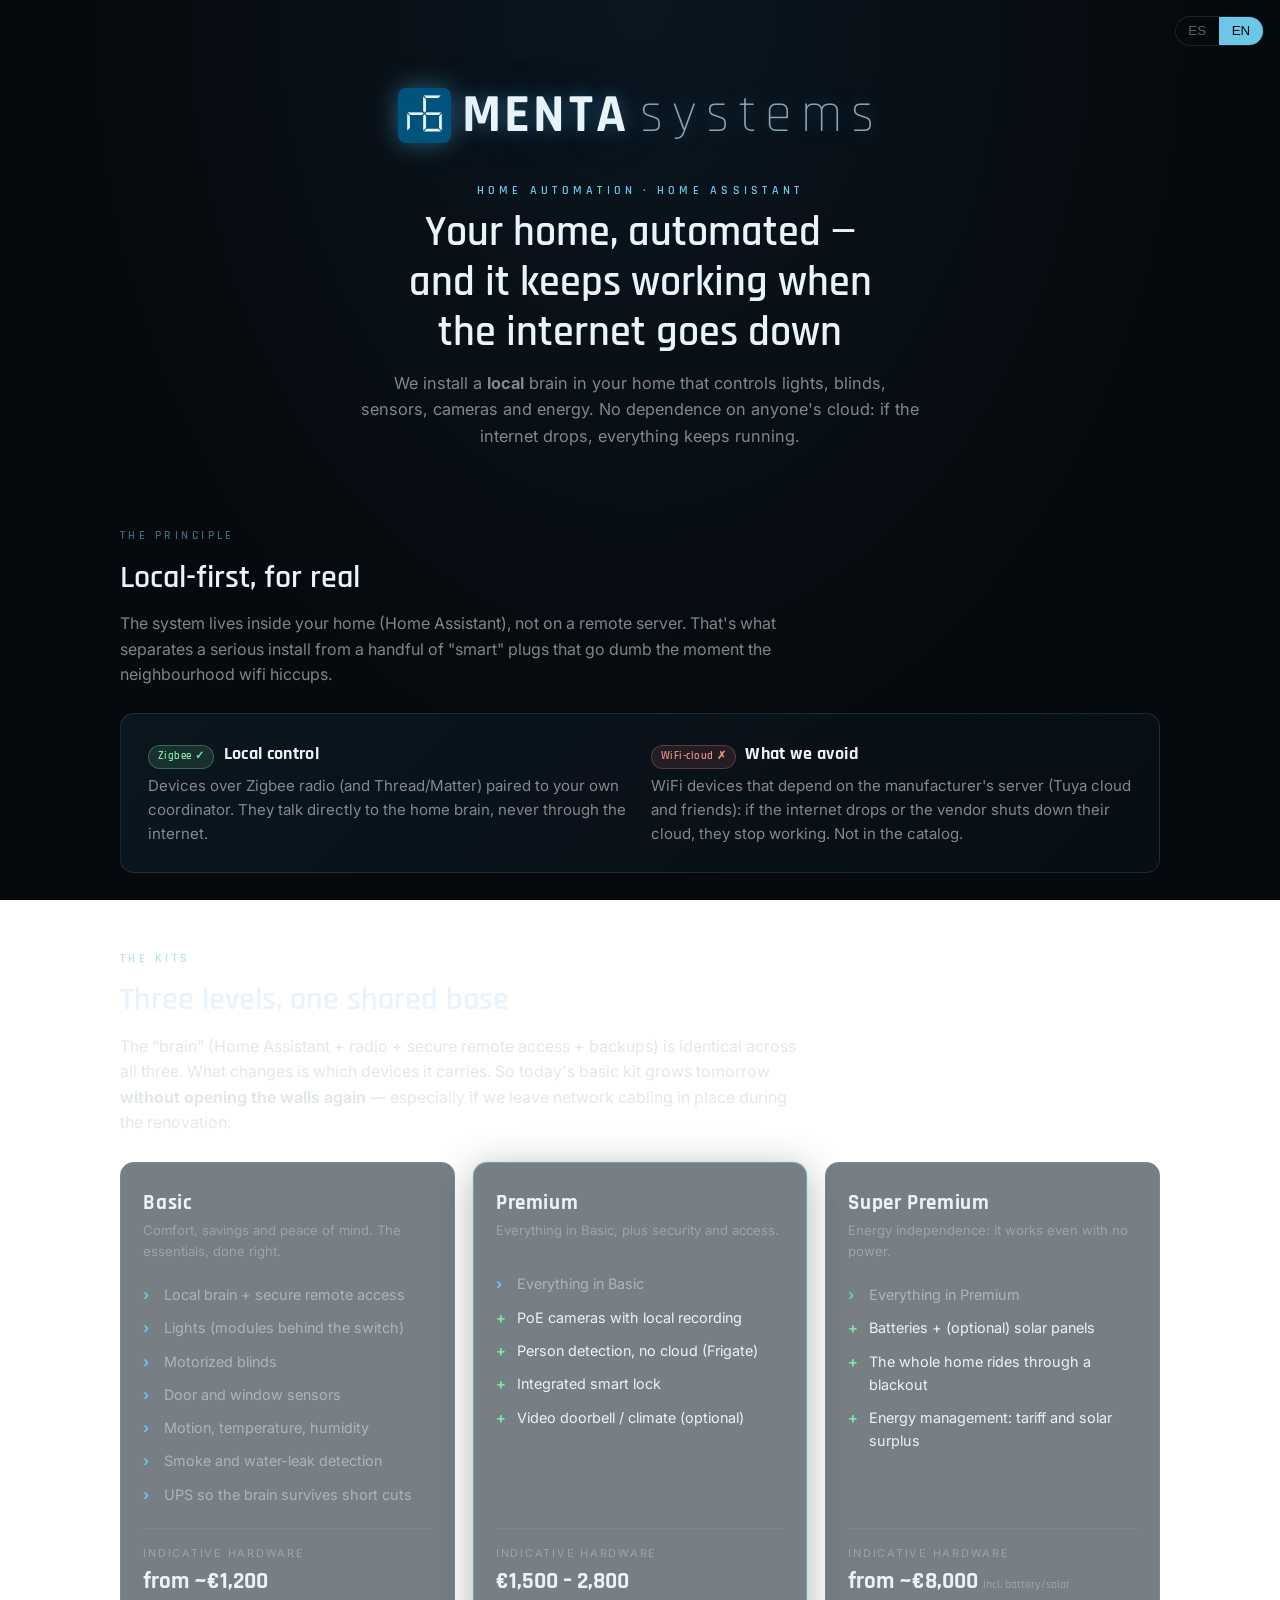
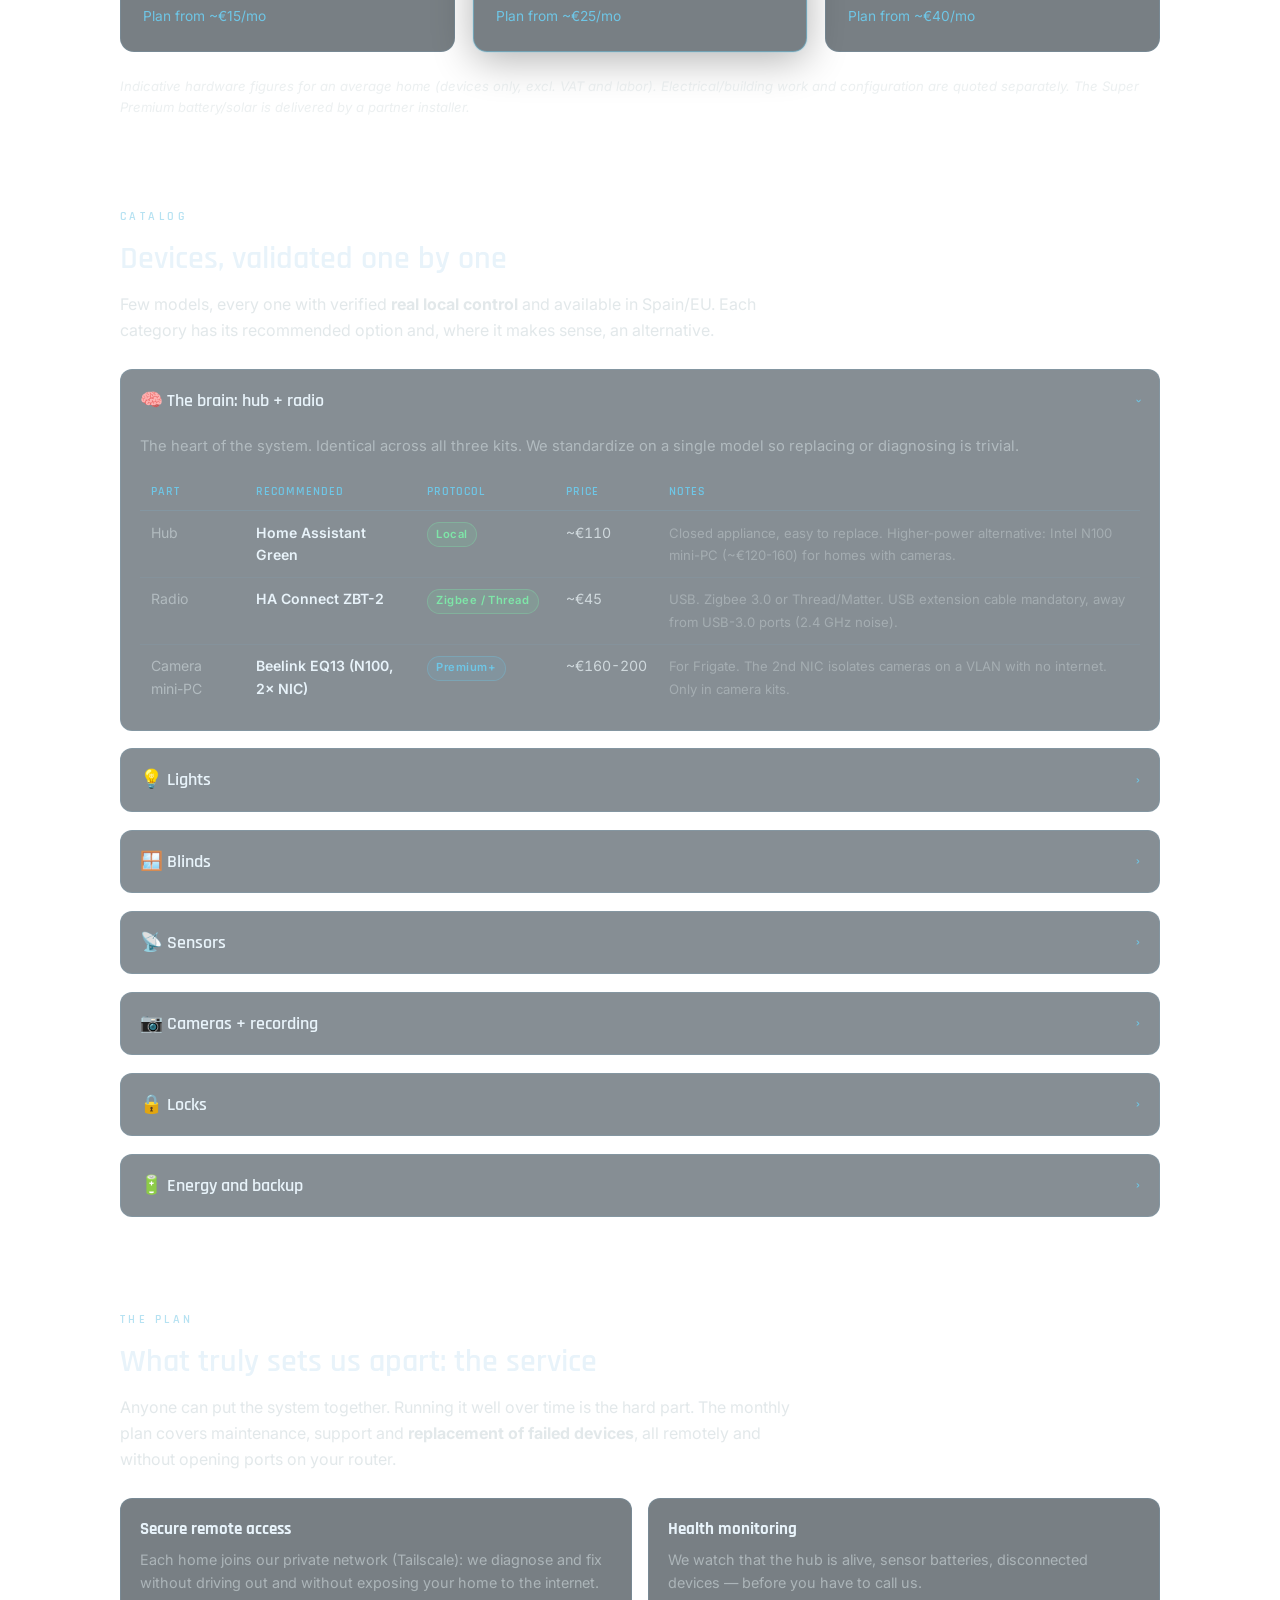
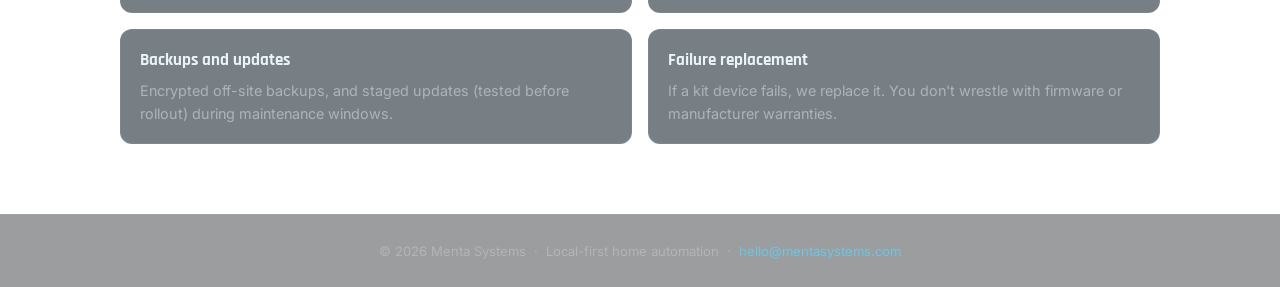
<file: home.html>
<!DOCTYPE html>
<html lang="es" data-lang="es">
<head>
    <meta charset="UTF-8">
    <meta name="viewport" content="width=device-width, initial-scale=1.0">
    <title>Menta Systems · Domótica</title>
    <meta name="description" content="Domótica local-first para casas: Home Assistant que funciona sin internet.">
    <meta name="robots" content="noindex, nofollow">
    <link rel="icon" type="image/png" href="icon.png">
    <link rel="preconnect" href="https://fonts.googleapis.com">
    <link rel="preconnect" href="https://fonts.gstatic.com" crossorigin>
    <link href="https://fonts.googleapis.com/css2?family=Inter:wght@400;500;600;700&family=Rajdhani:wght@300;500;600;700&display=swap" rel="stylesheet">
    <script>
        // Set language before paint to avoid flash of the wrong language.
        (function () {
            var saved = null;
            try { saved = localStorage.getItem('menta-lang'); } catch (e) {}
            var nav = (navigator.language || 'es').slice(0, 2).toLowerCase();
            var lang = saved || (nav === 'es' ? 'es' : 'en');
            document.documentElement.setAttribute('data-lang', lang);
            document.documentElement.setAttribute('lang', lang);
        })();
    </script>
    <style>
        :root {
            --bg-from: #060a0e;
            --bg-to: #0a1620;
            --panel: rgba(10, 22, 32, 0.55);
            --panel-2: rgba(14, 30, 42, 0.5);
            --line: rgba(120, 200, 240, 0.14);
            --line-strong: rgba(120, 200, 240, 0.4);
            --accent: #6ec6e6;
            --accent-soft: rgba(110, 198, 230, 0.5);
            --text: #cfd8dc;
            --text-dim: rgba(207, 216, 220, 0.6);
            --text-faint: rgba(207, 216, 220, 0.42);
            --head: #e8f3fa;
            --gold: #e6c46e;
            --green: #7ee6a8;
        }
        * { box-sizing: border-box; }
        html, body {
            margin: 0;
            padding: 0;
            background: radial-gradient(ellipse at 50% 0%, var(--bg-to) 0%, var(--bg-from) 60%);
            background-attachment: fixed;
            color: var(--text);
            font-family: 'Inter', sans-serif;
            -webkit-font-smoothing: antialiased;
            line-height: 1.6;
        }
        a { color: var(--accent); text-decoration: none; }
        a:hover { text-decoration: underline; }
        .wrap { max-width: 1080px; margin: 0 auto; padding: 0 1.25rem; }

        /* ---- language switch ---- */
        .lang-switch {
            position: fixed; top: 1rem; right: 1rem; z-index: 50;
            display: inline-flex; border: 1px solid var(--line); border-radius: 999px;
            overflow: hidden; background: rgba(6, 10, 14, 0.7); backdrop-filter: blur(8px);
            font-family: 'Rajdhani', sans-serif; font-weight: 600; font-size: 0.78rem; letter-spacing: 0.08em;
        }
        .lang-switch button {
            appearance: none; border: none; background: transparent; cursor: pointer;
            color: var(--text-faint); padding: 0.4rem 0.8rem; transition: color 0.2s, background 0.2s;
        }
        .lang-switch button:hover { color: var(--text); }
        html[data-lang="es"] .lang-switch button[data-l="es"],
        html[data-lang="en"] .lang-switch button[data-l="en"] {
            color: var(--bg-from); background: var(--accent);
        }

        /* ---- language visibility ---- */
        html[data-lang="es"] .only-en { display: none !important; }
        html[data-lang="en"] .only-es { display: none !important; }

        /* ---- header ---- */
        header.top { padding: 4.5rem 0 2.5rem; text-align: center; position: relative; }
        .brand {
            display: inline-flex; align-items: center; gap: 0.7rem;
            font-family: 'Rajdhani', sans-serif;
            font-size: clamp(2rem, 6vw, 3.4rem);
            font-weight: 700; letter-spacing: 0.06em; color: var(--head);
            text-shadow: 0 0 18px rgba(80,170,220,0.4), 0 0 60px rgba(80,170,220,0.18);
        }
        .brand img { height: 1em; border-radius: 8px; filter: drop-shadow(0 0 12px rgba(80,170,220,0.5)); }
        .brand .accent { font-weight: 300; color: #8aa4b3; letter-spacing: 0.16em; }
        .kicker {
            font-family: 'Rajdhani', sans-serif; font-size: 0.78rem; font-weight: 600;
            letter-spacing: 0.34em; text-transform: uppercase; color: var(--accent); margin-top: 1.4rem;
        }
        header.top h1 {
            font-family: 'Rajdhani', sans-serif; font-weight: 600;
            font-size: clamp(1.6rem, 4.5vw, 2.6rem); color: var(--head);
            margin: 0.4rem auto 0.8rem; max-width: 22ch; line-height: 1.2;
        }
        header.top p.sub { max-width: 56ch; margin: 0 auto; color: var(--text-dim); font-size: 1.02rem; }

        /* ---- sections ---- */
        section { padding: 2.4rem 0; }
        .section-label {
            font-family: 'Rajdhani', sans-serif; font-size: 0.72rem; font-weight: 600;
            letter-spacing: 0.3em; text-transform: uppercase; color: var(--accent-soft); margin-bottom: 0.4rem;
        }
        h2.sec {
            font-family: 'Rajdhani', sans-serif; font-weight: 600; color: var(--head);
            font-size: clamp(1.4rem, 3.5vw, 2rem); margin: 0 0 0.5rem;
        }
        .sec-intro { color: var(--text-dim); max-width: 68ch; margin: 0 0 1.6rem; }

        /* ---- principle band ---- */
        .principle {
            background: linear-gradient(135deg, rgba(14,30,42,0.6), rgba(10,22,32,0.35));
            border: 1px solid var(--line); border-radius: 14px; padding: 1.6rem 1.7rem;
            display: grid; grid-template-columns: 1fr 1fr; gap: 1.4rem;
        }
        .principle .p-item h3 {
            font-family: 'Rajdhani', sans-serif; color: var(--head); font-size: 1.1rem;
            margin: 0 0 0.3rem; letter-spacing: 0.02em;
        }
        .principle .p-item p { margin: 0; color: var(--text-dim); font-size: 0.94rem; }
        .pill {
            display: inline-block; font-size: 0.7rem; font-weight: 600; letter-spacing: 0.04em;
            padding: 0.15rem 0.55rem; border-radius: 999px; margin-right: 0.3rem; white-space: nowrap;
        }
        .pill.local { background: rgba(126,230,168,0.13); color: var(--green); border: 1px solid rgba(126,230,168,0.3); }
        .pill.cloud { background: rgba(230,120,120,0.12); color: #e68a8a; border: 1px solid rgba(230,120,120,0.3); }
        .pill.ali { background: rgba(230,196,110,0.12); color: var(--gold); border: 1px solid rgba(230,196,110,0.3); }
        .pill.homo { background: rgba(110,198,230,0.12); color: var(--accent); border: 1px solid rgba(110,198,230,0.3); }

        /* ---- tier cards ---- */
        .tiers { display: grid; grid-template-columns: repeat(3, 1fr); gap: 1.1rem; }
        .tier {
            border: 1px solid var(--line); border-radius: 14px; padding: 1.5rem 1.4rem;
            background: var(--panel); display: flex; flex-direction: column;
            transition: border-color 0.2s, transform 0.2s;
        }
        .tier:hover { border-color: var(--line-strong); transform: translateY(-2px); }
        .tier.featured { border-color: var(--accent-soft); box-shadow: 0 0 0 1px rgba(110,198,230,0.15), 0 8px 40px rgba(0,0,0,0.3); }
        .tier .tname { font-family: 'Rajdhani', sans-serif; font-size: 1.3rem; font-weight: 700; color: var(--head); letter-spacing: 0.03em; }
        .tier .tfor { font-size: 0.82rem; color: var(--text-faint); margin-bottom: 1rem; min-height: 2.4em; }
        .tier ul { list-style: none; margin: 0 0 1.1rem; padding: 0; flex: 1; }
        .tier ul li { font-size: 0.9rem; color: var(--text-dim); padding: 0.32rem 0 0.32rem 1.3rem; position: relative; }
        .tier ul li::before { content: "›"; position: absolute; left: 0; color: var(--accent); font-weight: 700; }
        .tier ul li.add { color: var(--head); }
        .tier ul li.add::before { content: "+"; color: var(--green); }
        .tier .price-block { border-top: 1px solid var(--line); padding-top: 1rem; }
        .tier .price-label { font-size: 0.68rem; letter-spacing: 0.16em; text-transform: uppercase; color: var(--text-faint); }
        .tier .price { font-family: 'Rajdhani', sans-serif; font-size: 1.45rem; font-weight: 700; color: var(--head); }
        .tier .price small { font-size: 0.78rem; color: var(--text-dim); font-weight: 400; }
        .tier .fee { font-size: 0.86rem; color: var(--accent); margin-top: 0.35rem; }

        /* ---- catalog tables ---- */
        .cat { border: 1px solid var(--line); border-radius: 12px; overflow: hidden; margin-bottom: 1.1rem; background: var(--panel-2); }
        .cat > summary {
            cursor: pointer; list-style: none; padding: 1rem 1.2rem;
            display: flex; align-items: center; gap: 0.7rem; justify-content: space-between;
            font-family: 'Rajdhani', sans-serif; font-weight: 600; font-size: 1.15rem; color: var(--head);
        }
        .cat > summary::-webkit-details-marker { display: none; }
        .cat > summary:hover { background: rgba(120,200,240,0.04); }
        .cat > summary .chev { color: var(--accent); transition: transform 0.2s; font-size: 0.9rem; }
        .cat[open] > summary .chev { transform: rotate(90deg); }
        .cat .body { padding: 0 1.2rem 1.2rem; }
        .cat .lead { color: var(--text-dim); font-size: 0.92rem; margin: 0.2rem 0 1rem; }
        table { width: 100%; border-collapse: collapse; font-size: 0.88rem; }
        thead th {
            text-align: left; font-family: 'Rajdhani', sans-serif; font-weight: 600;
            color: var(--accent); font-size: 0.78rem; letter-spacing: 0.08em; text-transform: uppercase;
            padding: 0.5rem 0.7rem; border-bottom: 1px solid var(--line);
        }
        tbody td { padding: 0.65rem 0.7rem; border-bottom: 1px solid rgba(120,200,240,0.07); vertical-align: top; color: var(--text-dim); }
        tbody tr:last-child td { border-bottom: none; }
        tbody td .m { color: var(--head); font-weight: 600; display: block; }
        tbody td .note { font-size: 0.82rem; color: var(--text-faint); }
        .price-cell { white-space: nowrap; font-variant-numeric: tabular-nums; color: var(--text); }

        /* ---- callouts ---- */
        .callout {
            border-left: 3px solid var(--gold); background: rgba(230,196,110,0.06);
            border-radius: 0 10px 10px 0; padding: 1rem 1.2rem; margin: 1.2rem 0; font-size: 0.92rem;
        }
        .callout.local { border-left-color: var(--green); background: rgba(126,230,168,0.06); }
        .callout.warn { border-left-color: #e68a8a; background: rgba(230,120,120,0.06); }
        .callout strong { color: var(--head); }
        .callout h3 { font-family: 'Rajdhani', sans-serif; margin: 0 0 0.4rem; color: var(--head); font-size: 1.05rem; }

        /* ---- service layer ---- */
        .svc-grid { display: grid; grid-template-columns: repeat(2, 1fr); gap: 1rem; }
        .svc { border: 1px solid var(--line); border-radius: 12px; padding: 1.1rem 1.2rem; background: var(--panel); }
        .svc h3 { font-family: 'Rajdhani', sans-serif; color: var(--head); margin: 0 0 0.3rem; font-size: 1.05rem; }
        .svc p { margin: 0; color: var(--text-dim); font-size: 0.9rem; }

        footer {
            border-top: 1px solid rgba(255,255,255,0.06); margin-top: 2rem; padding: 1.6rem 0;
            text-align: center; color: var(--text-faint); font-size: 0.82rem; background: rgba(6,10,14,0.4);
        }
        .disclaimer { font-size: 0.82rem; color: var(--text-faint); margin-top: 1.5rem; font-style: italic; }

        @media (max-width: 820px) {
            .tiers { grid-template-columns: 1fr; }
            .principle { grid-template-columns: 1fr; }
            .svc-grid { grid-template-columns: 1fr; }
            table, thead, tbody, th, td, tr { display: block; }
            thead { display: none; }
            tbody tr { border: 1px solid var(--line); border-radius: 10px; margin-bottom: 0.7rem; padding: 0.4rem 0.6rem; }
            tbody td { border: none; padding: 0.35rem 0.2rem; }
            tbody td::before { content: attr(data-label); display: block; font-size: 0.68rem; letter-spacing: 0.1em; text-transform: uppercase; color: var(--accent-soft); margin-bottom: 0.1rem; }
        }
    </style>
</head>
<body>
    <div class="lang-switch" role="group" aria-label="Language">
        <button type="button" data-l="es" onclick="setLang('es')">ES</button>
        <button type="button" data-l="en" onclick="setLang('en')">EN</button>
    </div>

    <!-- ===================== SPANISH ===================== -->
    <div class="only-es">
        <header class="top">
            <div class="wrap">
                <div class="brand"><img src="icon.png" alt="">MENTA<span class="accent">systems</span></div>
                <div class="kicker">Domótica · Home Assistant</div>
                <h1>Tu casa, automatizada — y funciona aunque se caiga internet</h1>
                <p class="sub">Instalamos un cerebro <strong>local</strong> en tu casa que controla luces, persianas, sensores, cámaras y energía. Sin depender de la nube de nadie: si se va internet, todo sigue funcionando.</p>
            </div>
        </header>

        <section>
            <div class="wrap">
                <div class="section-label">El principio</div>
                <h2 class="sec">Local-first, de verdad</h2>
                <p class="sec-intro">El sistema vive dentro de tu casa (Home Assistant), no en un servidor remoto. Esto es lo que separa una instalación seria de un puñado de enchufes "inteligentes" que se quedan tontos en cuanto falla el wifi del barrio.</p>
                <div class="principle">
                    <div class="p-item">
                        <h3><span class="pill local">Zigbee&nbsp;✓</span> Control local</h3>
                        <p>Dispositivos por radio Zigbee (y Thread/Matter) emparejados a tu propio coordinador. Hablan directamente con el cerebro de casa, sin pasar por internet.</p>
                    </div>
                    <div class="p-item">
                        <h3><span class="pill cloud">WiFi-nube&nbsp;✗</span> Lo que evitamos</h3>
                        <p>Dispositivos wifi que dependen del servidor del fabricante (Tuya cloud y similares): si cae internet o el fabricante apaga su nube, dejan de funcionar. Fuera del catálogo.</p>
                    </div>
                </div>
            </div>
        </section>

        <section>
            <div class="wrap">
                <div class="section-label">Los kits</div>
                <h2 class="sec">Tres niveles, una misma base</h2>
                <p class="sec-intro">El "cerebro" (Home Assistant + radio + acceso remoto seguro + backups) es idéntico en los tres. Lo que cambia es qué dispositivos lleva. Así el básico de hoy se amplía mañana <strong>sin volver a picar pared</strong> — sobre todo si dejamos el cable de red puesto durante la obra.</p>
                <div class="tiers">
                    <div class="tier">
                        <div class="tname">Básico</div>
                        <div class="tfor">Confort, ahorro y tranquilidad. Lo esencial, bien hecho.</div>
                        <ul>
                            <li>Cerebro local + acceso remoto seguro</li>
                            <li>Luces (módulos tras el interruptor)</li>
                            <li>Persianas motorizadas</li>
                            <li>Sensores de puertas y ventanas</li>
                            <li>Movimiento, temperatura, humedad</li>
                            <li>Detección de humo y fuga de agua</li>
                            <li>SAI para que el cerebro aguante microcortes</li>
                        </ul>
                        <div class="price-block">
                            <div class="price-label">Material orientativo</div>
                            <div class="price">desde ~1.200&nbsp;€</div>
                            <div class="fee">Cuota desde ~15 €/mes</div>
                        </div>
                    </div>
                    <div class="tier featured">
                        <div class="tname">Premium</div>
                        <div class="tfor">Todo lo del Básico, más seguridad y acceso.</div>
                        <ul>
                            <li>Todo lo del Básico</li>
                            <li class="add">Cámaras PoE con grabación local</li>
                            <li class="add">Detección de personas sin nube (Frigate)</li>
                            <li class="add">Cerradura inteligente integrada</li>
                            <li class="add">Videoportero / clima (opcional)</li>
                        </ul>
                        <div class="price-block">
                            <div class="price-label">Material orientativo</div>
                            <div class="price">1.500 – 2.800&nbsp;€</div>
                            <div class="fee">Cuota desde ~25 €/mes</div>
                        </div>
                    </div>
                    <div class="tier">
                        <div class="tname">Super Premium</div>
                        <div class="tfor">Independencia energética: funciona incluso sin luz.</div>
                        <ul>
                            <li>Todo lo del Premium</li>
                            <li class="add">Baterías + (opcional) paneles solares</li>
                            <li class="add">La casa entera sigue con corte de luz</li>
                            <li class="add">Gestión de energía: tarifa y excedente solar</li>
                        </ul>
                        <div class="price-block">
                            <div class="price-label">Material orientativo</div>
                            <div class="price">desde ~8.000&nbsp;€ <small>incl. batería/solar</small></div>
                            <div class="fee">Cuota desde ~40 €/mes</div>
                        </div>
                    </div>
                </div>
                <p class="disclaimer">Cifras orientativas de material para una vivienda media (solo dispositivos, sin IVA ni mano de obra). La obra eléctrica/albañilería y la configuración se presupuestan aparte. La batería/solar del Super Premium la ejecuta una instaladora partner.</p>
            </div>
        </section>

        <section>
            <div class="wrap">
                <div class="section-label">Catálogo</div>
                <h2 class="sec">Dispositivos, validados uno a uno</h2>
                <p class="sec-intro">Pocos modelos, todos con <strong>control local real</strong> verificado y disponibles en España/UE. Cada categoría con su opción recomendada y, donde tiene sentido, una alternativa.</p>

                <details class="cat" open>
                    <summary><span>🧠 El cerebro: hub + radio</span><span class="chev">›</span></summary>
                    <div class="body">
                        <p class="lead">El corazón del sistema. Idéntico en los tres kits. Estandarizamos un único modelo para que reponer o diagnosticar sea trivial.</p>
                        <table>
                            <thead><tr><th>Pieza</th><th>Recomendado</th><th>Protocolo</th><th>Precio</th><th>Notas</th></tr></thead>
                            <tbody>
                                <tr>
                                    <td data-label="Pieza">Hub</td>
                                    <td data-label="Recomendado"><span class="m">Home Assistant Green</span></td>
                                    <td data-label="Protocolo"><span class="pill local">Local</span></td>
                                    <td data-label="Precio" class="price-cell">~110 €</td>
                                    <td data-label="Notas"><span class="note">Appliance cerrado, fácil de reponer. Alternativa con más potencia: mini-PC Intel N100 (~120-160 €) para casas con cámaras.</span></td>
                                </tr>
                                <tr>
                                    <td data-label="Pieza">Radio</td>
                                    <td data-label="Recomendado"><span class="m">HA Connect ZBT-2</span></td>
                                    <td data-label="Protocolo"><span class="pill local">Zigbee / Thread</span></td>
                                    <td data-label="Precio" class="price-cell">~45 €</td>
                                    <td data-label="Notas"><span class="note">USB. Zigbee 3.0 o Thread/Matter. Obligatorio cable alargador USB y lejos de puertos USB-3.0 (ruido 2.4 GHz).</span></td>
                                </tr>
                                <tr>
                                    <td data-label="Pieza">Mini-PC cámaras</td>
                                    <td data-label="Recomendado"><span class="m">Beelink EQ13 (N100, 2× NIC)</span></td>
                                    <td data-label="Protocolo"><span class="pill homo">Premium+</span></td>
                                    <td data-label="Precio" class="price-cell">~160-200 €</td>
                                    <td data-label="Notas"><span class="note">Para Frigate. La 2ª tarjeta de red aísla las cámaras en una VLAN sin internet. Solo en kits con cámara.</span></td>
                                </tr>
                            </tbody>
                        </table>
                    </div>
                </details>

                <details class="cat">
                    <summary><span>💡 Luces</span><span class="chev">›</span></summary>
                    <div class="body">
                        <p class="lead">Módulo Zigbee <strong>detrás del mecanismo</strong> (hay neutro porque es reforma). Respeta siempre el interruptor físico de la pared.</p>
                        <table>
                            <thead><tr><th>Opción</th><th>Modelo</th><th>Protocolo</th><th>Precio</th><th>Notas</th></tr></thead>
                            <tbody>
                                <tr>
                                    <td data-label="Opción"><span class="pill homo">Homologado</span></td>
                                    <td data-label="Modelo"><span class="m">NodOn SIN-4-1-20</span></td>
                                    <td data-label="Protocolo"><span class="pill local">Zigbee 3.0</span></td>
                                    <td data-label="Precio" class="price-cell">~40-55 €</td>
                                    <td data-label="Notas"><span class="note">Marca UE, relé 16 A, hace de repetidor de malla. La mejor fabricación y soporte.</span></td>
                                </tr>
                                <tr>
                                    <td data-label="Opción"><span class="pill homo">Alternativa</span></td>
                                    <td data-label="Modelo"><span class="m">Aqara Single Switch T1 (con neutro)</span></td>
                                    <td data-label="Protocolo"><span class="pill local">Zigbee</span></td>
                                    <td data-label="Precio" class="price-cell">~20-30 €</td>
                                    <td data-label="Notas"><span class="note">Local vía Zigbee2MQTT, sin hub Aqara. Regulación de luz: Shelly Dimmer Gen4 (~40-50 €).</span></td>
                                </tr>
                            </tbody>
                        </table>
                    </div>
                </details>

                <details class="cat">
                    <summary><span>🪟 Persianas</span><span class="chev">›</span></summary>
                    <div class="body">
                        <p class="lead">Módulo de persiana Zigbee: subir / bajar / parar, posición exacta y calibración. Respeta los pulsadores de pared.</p>
                        <table>
                            <thead><tr><th>Opción</th><th>Modelo</th><th>Protocolo</th><th>Precio</th><th>Notas</th></tr></thead>
                            <tbody>
                                <tr>
                                    <td data-label="Opción"><span class="pill homo">Homologado</span></td>
                                    <td data-label="Modelo"><span class="m">NodOn SIN-4-RS-20</span></td>
                                    <td data-label="Protocolo"><span class="pill local">Zigbee 3.0</span></td>
                                    <td data-label="Precio" class="price-cell">~45-55 €</td>
                                    <td data-label="Notas"><span class="note">Específico de persiana, autocalibración, posición por slider. El "just works" de los kits.</span></td>
                                </tr>
                            </tbody>
                        </table>
                    </div>
                </details>

                <details class="cat">
                    <summary><span>📡 Sensores</span><span class="chev">›</span></summary>
                    <div class="body">
                        <p class="lead">Todos emparejados directamente al coordinador, sin hub ni nube del fabricante. Línea cotidiana (Aqara) + grado seguridad (Frient/Heiman).</p>
                        <table>
                            <thead><tr><th>Tipo</th><th>Recomendado</th><th>Precio</th><th>Notas</th></tr></thead>
                            <tbody>
                                <tr><td data-label="Tipo">Puerta / ventana</td><td data-label="Recomendado"><span class="m">Aqara P2</span></td><td data-label="Precio" class="price-cell">~7-18 €</td><td data-label="Notas"><span class="note">Pila de 2+ años.</span></td></tr>
                                <tr><td data-label="Tipo">Movimiento (PIR)</td><td data-label="Recomendado"><span class="m">Aqara Motion P1</span></td><td data-label="Precio" class="price-cell">~12-25 €</td><td data-label="Notas"><span class="note">Intervalo de detección ajustable.</span></td></tr>
                                <tr><td data-label="Tipo">Temp. / humedad</td><td data-label="Recomendado"><span class="m">Aqara T&H</span></td><td data-label="Precio" class="price-cell">~12-18 €</td><td data-label="Notas"><span class="note">Para clima y confort.</span></td></tr>
                                <tr><td data-label="Tipo">Fuga de agua</td><td data-label="Recomendado"><span class="m">Frient Water Leak</span></td><td data-label="Precio" class="price-cell">~18-30 €</td><td data-label="Notas"><span class="note">Bajo lavadora / caldera. Frient certificado "Works with HA".</span></td></tr>
                                <tr><td data-label="Tipo">Humo</td><td data-label="Recomendado"><span class="m">Heiman HS1SA-E</span></td><td data-label="Precio" class="price-cell">~35-55 €</td><td data-label="Notas"><span class="note">Certificado <strong>EN14604</strong>. La sirena suena sola aunque el hub esté caído.</span></td></tr>
                            </tbody>
                        </table>
                        <div class="callout warn">
                            <strong>CO (monóxido):</strong> no hay todavía un detector de CO Zigbee, certificado EN50291 y con soporte local fiable que homologaríamos a ciegas. Para CO ponemos un <strong>detector autónomo certificado</strong> (la norma primero) y la visibilidad en el sistema como secundaria.
                        </div>
                    </div>
                </details>

                <details class="cat">
                    <summary><span>📷 Cámaras + grabación</span><span class="chev">›</span></summary>
                    <div class="body">
                        <p class="lead">Aprovechamos la obra para tirar cable de red: cámaras <strong>PoE con grabación local</strong>, nunca cámaras wifi de nube. Funcionan sin internet y los vídeos no salen de casa (argumento RGPD fuerte).</p>
                        <table>
                            <thead><tr><th>Pieza</th><th>Modelo</th><th>Protocolo</th><th>Precio</th><th>Notas</th></tr></thead>
                            <tbody>
                                <tr><td data-label="Pieza">Cámara estándar</td><td data-label="Modelo"><span class="m">Reolink RLC-810A / RLC-820A</span></td><td data-label="Protocolo"><span class="pill local">RTSP / ONVIF</span></td><td data-label="Precio" class="price-cell">~85-110 €</td><td data-label="Notas"><span class="note">4K/8MP, bullet o domo. El caballo de batalla, probadísimo con Frigate.</span></td></tr>
                                <tr><td data-label="Pieza">Gran angular</td><td data-label="Modelo"><span class="m">Reolink Duo 3 PoE</span></td><td data-label="Protocolo"><span class="pill local">RTSP / ONVIF</span></td><td data-label="Precio" class="price-cell">~150-210 €</td><td data-label="Notas"><span class="note">16 MP, 180°. Una unidad cubre fachada/entrada (sustituye a dos cámaras).</span></td></tr>
                                <tr><td data-label="Pieza">Grabación / IA</td><td data-label="Modelo"><span class="m">Frigate en el mini-PC N100</span></td><td data-label="Protocolo"><span class="pill local">100% local</span></td><td data-label="Precio" class="price-cell">incl. mini-PC</td><td data-label="Notas"><span class="note">Detección de personas/vehículos por iGPU (OpenVINO). Hailo-8L M.2 (~60-70 €) si hay muchas cámaras. El Coral ya es legacy.</span></td></tr>
                            </tbody>
                        </table>
                    </div>
                </details>

                <details class="cat">
                    <summary><span>🔒 Cerraduras</span><span class="chev">›</span></summary>
                    <div class="body">
                        <p class="lead">La categoría más delicada: la mayoría de cerraduras "smart" son Bluetooth o nube. Estas tres sí son genuinamente locales — con sus matices, que contamos siempre por adelantado.</p>
                        <table>
                            <thead><tr><th>Opción</th><th>Modelo</th><th>Local en HA</th><th>Precio</th><th>Notas</th></tr></thead>
                            <tbody>
                                <tr><td data-label="Opción"><span class="pill homo">Por defecto</span></td><td data-label="Modelo"><span class="m">Nuki Smart Lock Pro + MQTT</span></td><td data-label="Local en HA"><span class="pill local">Completo</span></td><td data-label="Precio" class="price-cell">~229-279 €</td><td data-label="Notas"><span class="note">La única con set <strong>completo y local</strong>: abrir/cerrar, unlatch, batería, códigos. Retrofit sobre tu cilindro, muy vendida en España.</span></td></tr>
                                <tr><td data-label="Opción"><span class="pill homo">Alternativa</span></td><td data-label="Modelo"><span class="m">Aqara U200 + cilindro europeo</span></td><td data-label="Local en HA"><span class="pill ali">Solo abrir/cerrar</span></td><td data-label="Precio" class="price-cell">~160 € + cilindro</td><td data-label="Notas"><span class="note">Matter-over-Thread, local — pero HA solo ve abrir/cerrar (ni batería ni unlatch). El resto vive en la app Aqara.</span></td></tr>
                                <tr><td data-label="Opción"><span class="pill homo">Puristas</span></td><td data-label="Modelo"><span class="m">Danalock V4 Z-Wave</span></td><td data-label="Local en HA"><span class="pill local">Local</span></td><td data-label="Precio" class="price-cell">~150-200 €</td><td data-label="Notas"><span class="note">100% local por protocolo, pero línea madura y fiabilidad irregular. Requiere stick Z-Wave.</span></td></tr>
                            </tbody>
                        </table>
                        <div class="callout warn">
                            <strong>A evitar como "local":</strong> Yale Linus y Tedee se tratan como <strong>nube</strong> salvo que Matter esté confirmado en esa unidad concreta. Cualquier cerradura wifi/Tuya/Bluetooth genérica: nube hasta que se demuestre lo contrario.
                        </div>
                    </div>
                </details>

                <details class="cat">
                    <summary><span>🔋 Energía y respaldo</span><span class="chev">›</span></summary>
                    <div class="body">
                        <p class="lead">Dos niveles: el SAI barato que mantiene vivo el cerebro en microcortes (va en todos los kits), y la batería de casa que mantiene la vivienda entera (Super Premium, con instaladora partner).</p>
                        <table>
                            <thead><tr><th>Pieza</th><th>Modelo</th><th>Ámbito</th><th>Precio</th><th>Notas</th></tr></thead>
                            <tbody>
                                <tr><td data-label="Pieza">SAI cerebro+red</td><td data-label="Modelo"><span class="m">Salicru SPS 700 ONE</span></td><td data-label="Ámbito"><span class="pill homo">Todos los kits</span></td><td data-label="Precio" class="price-cell">~65-70 €</td><td data-label="Notas"><span class="note">700 VA + USB. HA lo monitoriza por NUT: avisa del corte, apaga con seguridad y descarga cargas no esenciales.</span></td></tr>
                                <tr><td data-label="Pieza">Batería + solar</td><td data-label="Modelo"><span class="m">Inversor Victron (Cerbo GX)</span></td><td data-label="Ámbito"><span class="pill homo">Super Premium</span></td><td data-label="Precio" class="price-cell">~6.500-13.000 €</td><td data-label="Notas"><span class="note">Integración HA <strong>oficial y local</strong>, con control de carga/descarga real y respaldo nativo en corte. Alternativas: Huawei LUNA2000, Sungrow. Evitamos SolarEdge (nube/bloqueado).</span></td></tr>
                            </tbody>
                        </table>
                        <p class="disclaimer">Respaldo en corte de luz = hardware del inversor (no solo el software). En España hay subvenciones IDAE/Next-Gen (~140-490 €/kWh, según comunidad autónoma) que confirmamos en cada presupuesto.</p>
                    </div>
                </details>
            </div>
        </section>

        <section>
            <div class="wrap">
                <div class="section-label">La cuota</div>
                <h2 class="sec">Lo que de verdad nos diferencia: el servicio</h2>
                <p class="sec-intro">Montar el sistema lo hace cualquiera. Operarlo bien a lo largo del tiempo, no. La cuota mensual cubre mantenimiento, soporte y <strong>sustitución de dispositivos averiados</strong>, todo en remoto y sin abrir puertos en tu router.</p>
                <div class="svc-grid">
                    <div class="svc"><h3>Acceso remoto seguro</h3><p>Cada casa entra en nuestra red privada (Tailscale): diagnosticamos y arreglamos sin desplazarnos y sin exponer tu casa a internet.</p></div>
                    <div class="svc"><h3>Monitorización de salud</h3><p>Vigilamos que el hub esté vivo, las pilas de los sensores, los dispositivos desconectados — antes de que nos llames.</p></div>
                    <div class="svc"><h3>Backups y actualizaciones</h3><p>Copias de seguridad cifradas y fuera de casa, y actualizaciones por fases (probadas antes de aplicarlas) en ventanas de mantenimiento.</p></div>
                    <div class="svc"><h3>Sustitución de averías</h3><p>Si un dispositivo del kit falla, lo reemplazamos. Tú no peleas con firmwares ni con la garantía del fabricante.</p></div>
                </div>
            </div>
        </section>

        <footer>
            <div class="wrap"><span>&copy; 2026 Menta Systems</span> &nbsp;·&nbsp; Domótica local-first &nbsp;·&nbsp; <a href="mailto:hello@mentasystems.com">hello@mentasystems.com</a></div>
        </footer>
    </div>

    <!-- ===================== ENGLISH ===================== -->
    <div class="only-en">
        <header class="top">
            <div class="wrap">
                <div class="brand"><img src="icon.png" alt="">MENTA<span class="accent">systems</span></div>
                <div class="kicker">Home Automation · Home Assistant</div>
                <h1>Your home, automated — and it keeps working when the internet goes down</h1>
                <p class="sub">We install a <strong>local</strong> brain in your home that controls lights, blinds, sensors, cameras and energy. No dependence on anyone's cloud: if the internet drops, everything keeps running.</p>
            </div>
        </header>

        <section>
            <div class="wrap">
                <div class="section-label">The principle</div>
                <h2 class="sec">Local-first, for real</h2>
                <p class="sec-intro">The system lives inside your home (Home Assistant), not on a remote server. That's what separates a serious install from a handful of "smart" plugs that go dumb the moment the neighbourhood wifi hiccups.</p>
                <div class="principle">
                    <div class="p-item">
                        <h3><span class="pill local">Zigbee&nbsp;✓</span> Local control</h3>
                        <p>Devices over Zigbee radio (and Thread/Matter) paired to your own coordinator. They talk directly to the home brain, never through the internet.</p>
                    </div>
                    <div class="p-item">
                        <h3><span class="pill cloud">WiFi-cloud&nbsp;✗</span> What we avoid</h3>
                        <p>WiFi devices that depend on the manufacturer's server (Tuya cloud and friends): if the internet drops or the vendor shuts down their cloud, they stop working. Not in the catalog.</p>
                    </div>
                </div>
            </div>
        </section>

        <section>
            <div class="wrap">
                <div class="section-label">The kits</div>
                <h2 class="sec">Three levels, one shared base</h2>
                <p class="sec-intro">The "brain" (Home Assistant + radio + secure remote access + backups) is identical across all three. What changes is which devices it carries. So today's basic kit grows tomorrow <strong>without opening the walls again</strong> — especially if we leave network cabling in place during the renovation.</p>
                <div class="tiers">
                    <div class="tier">
                        <div class="tname">Basic</div>
                        <div class="tfor">Comfort, savings and peace of mind. The essentials, done right.</div>
                        <ul>
                            <li>Local brain + secure remote access</li>
                            <li>Lights (modules behind the switch)</li>
                            <li>Motorized blinds</li>
                            <li>Door and window sensors</li>
                            <li>Motion, temperature, humidity</li>
                            <li>Smoke and water-leak detection</li>
                            <li>UPS so the brain survives short cuts</li>
                        </ul>
                        <div class="price-block">
                            <div class="price-label">Indicative hardware</div>
                            <div class="price">from ~€1,200</div>
                            <div class="fee">Plan from ~€15/mo</div>
                        </div>
                    </div>
                    <div class="tier featured">
                        <div class="tname">Premium</div>
                        <div class="tfor">Everything in Basic, plus security and access.</div>
                        <ul>
                            <li>Everything in Basic</li>
                            <li class="add">PoE cameras with local recording</li>
                            <li class="add">Person detection, no cloud (Frigate)</li>
                            <li class="add">Integrated smart lock</li>
                            <li class="add">Video doorbell / climate (optional)</li>
                        </ul>
                        <div class="price-block">
                            <div class="price-label">Indicative hardware</div>
                            <div class="price">€1,500 – 2,800</div>
                            <div class="fee">Plan from ~€25/mo</div>
                        </div>
                    </div>
                    <div class="tier">
                        <div class="tname">Super Premium</div>
                        <div class="tfor">Energy independence: it works even with no power.</div>
                        <ul>
                            <li>Everything in Premium</li>
                            <li class="add">Batteries + (optional) solar panels</li>
                            <li class="add">The whole home rides through a blackout</li>
                            <li class="add">Energy management: tariff and solar surplus</li>
                        </ul>
                        <div class="price-block">
                            <div class="price-label">Indicative hardware</div>
                            <div class="price">from ~€8,000 <small>incl. battery/solar</small></div>
                            <div class="fee">Plan from ~€40/mo</div>
                        </div>
                    </div>
                </div>
                <p class="disclaimer">Indicative hardware figures for an average home (devices only, excl. VAT and labor). Electrical/building work and configuration are quoted separately. The Super Premium battery/solar is delivered by a partner installer.</p>
            </div>
        </section>

        <section>
            <div class="wrap">
                <div class="section-label">Catalog</div>
                <h2 class="sec">Devices, validated one by one</h2>
                <p class="sec-intro">Few models, every one with verified <strong>real local control</strong> and available in Spain/EU. Each category has its recommended option and, where it makes sense, an alternative.</p>

                <details class="cat" open>
                    <summary><span>🧠 The brain: hub + radio</span><span class="chev">›</span></summary>
                    <div class="body">
                        <p class="lead">The heart of the system. Identical across all three kits. We standardize on a single model so replacing or diagnosing is trivial.</p>
                        <table>
                            <thead><tr><th>Part</th><th>Recommended</th><th>Protocol</th><th>Price</th><th>Notes</th></tr></thead>
                            <tbody>
                                <tr>
                                    <td data-label="Part">Hub</td>
                                    <td data-label="Recommended"><span class="m">Home Assistant Green</span></td>
                                    <td data-label="Protocol"><span class="pill local">Local</span></td>
                                    <td data-label="Price" class="price-cell">~€110</td>
                                    <td data-label="Notes"><span class="note">Closed appliance, easy to replace. Higher-power alternative: Intel N100 mini-PC (~€120-160) for homes with cameras.</span></td>
                                </tr>
                                <tr>
                                    <td data-label="Part">Radio</td>
                                    <td data-label="Recommended"><span class="m">HA Connect ZBT-2</span></td>
                                    <td data-label="Protocol"><span class="pill local">Zigbee / Thread</span></td>
                                    <td data-label="Price" class="price-cell">~€45</td>
                                    <td data-label="Notes"><span class="note">USB. Zigbee 3.0 or Thread/Matter. USB extension cable mandatory, away from USB-3.0 ports (2.4 GHz noise).</span></td>
                                </tr>
                                <tr>
                                    <td data-label="Part">Camera mini-PC</td>
                                    <td data-label="Recommended"><span class="m">Beelink EQ13 (N100, 2× NIC)</span></td>
                                    <td data-label="Protocol"><span class="pill homo">Premium+</span></td>
                                    <td data-label="Price" class="price-cell">~€160-200</td>
                                    <td data-label="Notes"><span class="note">For Frigate. The 2nd NIC isolates cameras on a VLAN with no internet. Only in camera kits.</span></td>
                                </tr>
                            </tbody>
                        </table>
                    </div>
                </details>

                <details class="cat">
                    <summary><span>💡 Lights</span><span class="chev">›</span></summary>
                    <div class="body">
                        <p class="lead">Zigbee module <strong>behind the switch</strong> (neutral is available since it's a renovation). Always respects the physical wall switch.</p>
                        <table>
                            <thead><tr><th>Option</th><th>Model</th><th>Protocol</th><th>Price</th><th>Notes</th></tr></thead>
                            <tbody>
                                <tr>
                                    <td data-label="Option"><span class="pill homo">Homologated</span></td>
                                    <td data-label="Model"><span class="m">NodOn SIN-4-1-20</span></td>
                                    <td data-label="Protocol"><span class="pill local">Zigbee 3.0</span></td>
                                    <td data-label="Price" class="price-cell">~€40-55</td>
                                    <td data-label="Notes"><span class="note">EU brand, 16 A relay, acts as a mesh repeater. Best build quality and support.</span></td>
                                </tr>
                                <tr>
                                    <td data-label="Option"><span class="pill homo">Alternative</span></td>
                                    <td data-label="Model"><span class="m">Aqara Single Switch T1 (with neutral)</span></td>
                                    <td data-label="Protocol"><span class="pill local">Zigbee</span></td>
                                    <td data-label="Price" class="price-cell">~€20-30</td>
                                    <td data-label="Notes"><span class="note">Local via Zigbee2MQTT, no Aqara hub. Dimming: Shelly Dimmer Gen4 (~€40-50).</span></td>
                                </tr>
                            </tbody>
                        </table>
                    </div>
                </details>

                <details class="cat">
                    <summary><span>🪟 Blinds</span><span class="chev">›</span></summary>
                    <div class="body">
                        <p class="lead">Zigbee shutter module: up / down / stop, exact position and calibration. Respects the wall buttons.</p>
                        <table>
                            <thead><tr><th>Option</th><th>Model</th><th>Protocol</th><th>Price</th><th>Notes</th></tr></thead>
                            <tbody>
                                <tr>
                                    <td data-label="Option"><span class="pill homo">Homologated</span></td>
                                    <td data-label="Model"><span class="m">NodOn SIN-4-RS-20</span></td>
                                    <td data-label="Protocol"><span class="pill local">Zigbee 3.0</span></td>
                                    <td data-label="Price" class="price-cell">~€45-55</td>
                                    <td data-label="Notes"><span class="note">Purpose-built shutter module, auto-calibration, position slider. The "just works" pick.</span></td>
                                </tr>
                            </tbody>
                        </table>
                    </div>
                </details>

                <details class="cat">
                    <summary><span>📡 Sensors</span><span class="chev">›</span></summary>
                    <div class="body">
                        <p class="lead">All paired directly to the coordinator, no manufacturer hub or cloud. Everyday line (Aqara) + safety grade (Frient/Heiman).</p>
                        <table>
                            <thead><tr><th>Type</th><th>Recommended</th><th>Price</th><th>Notes</th></tr></thead>
                            <tbody>
                                <tr><td data-label="Type">Door / window</td><td data-label="Recommended"><span class="m">Aqara P2</span></td><td data-label="Price" class="price-cell">~€7-18</td><td data-label="Notes"><span class="note">2+ year battery.</span></td></tr>
                                <tr><td data-label="Type">Motion (PIR)</td><td data-label="Recommended"><span class="m">Aqara Motion P1</span></td><td data-label="Price" class="price-cell">~€12-25</td><td data-label="Notes"><span class="note">Adjustable detection interval.</span></td></tr>
                                <tr><td data-label="Type">Temp. / humidity</td><td data-label="Recommended"><span class="m">Aqara T&H</span></td><td data-label="Price" class="price-cell">~€12-18</td><td data-label="Notes"><span class="note">For climate and comfort.</span></td></tr>
                                <tr><td data-label="Type">Water leak</td><td data-label="Recommended"><span class="m">Frient Water Leak</span></td><td data-label="Price" class="price-cell">~€18-30</td><td data-label="Notes"><span class="note">Under washer / boiler. Frient is "Works with HA" certified.</span></td></tr>
                                <tr><td data-label="Type">Smoke</td><td data-label="Recommended"><span class="m">Heiman HS1SA-E</span></td><td data-label="Price" class="price-cell">~€35-55</td><td data-label="Notes"><span class="note"><strong>EN14604</strong> certified. The siren sounds on its own even if the hub is down.</span></td></tr>
                            </tbody>
                        </table>
                        <div class="callout warn">
                            <strong>CO (carbon monoxide):</strong> there isn't yet a Zigbee CO detector that is EN50291-certified with reliable local support we'd homologate blindly. For CO we fit a <strong>certified standalone detector</strong> (compliance first) and treat in-system visibility as secondary.
                        </div>
                    </div>
                </details>

                <details class="cat">
                    <summary><span>📷 Cameras + recording</span><span class="chev">›</span></summary>
                    <div class="body">
                        <p class="lead">We use the renovation to pull network cable: <strong>PoE cameras with local recording</strong>, never cloud wifi cams. They work without internet and the footage never leaves the house (strong GDPR argument).</p>
                        <table>
                            <thead><tr><th>Part</th><th>Model</th><th>Protocol</th><th>Price</th><th>Notes</th></tr></thead>
                            <tbody>
                                <tr><td data-label="Part">Standard camera</td><td data-label="Model"><span class="m">Reolink RLC-810A / RLC-820A</span></td><td data-label="Protocol"><span class="pill local">RTSP / ONVIF</span></td><td data-label="Price" class="price-cell">~€85-110</td><td data-label="Notes"><span class="note">4K/8MP, bullet or dome. The workhorse, thoroughly proven with Frigate.</span></td></tr>
                                <tr><td data-label="Part">Wide angle</td><td data-label="Model"><span class="m">Reolink Duo 3 PoE</span></td><td data-label="Protocol"><span class="pill local">RTSP / ONVIF</span></td><td data-label="Price" class="price-cell">~€150-210</td><td data-label="Notes"><span class="note">16 MP, 180°. One unit covers a façade/driveway (replaces two cameras).</span></td></tr>
                                <tr><td data-label="Part">Recording / AI</td><td data-label="Model"><span class="m">Frigate on the N100 mini-PC</span></td><td data-label="Protocol"><span class="pill local">100% local</span></td><td data-label="Price" class="price-cell">incl. mini-PC</td><td data-label="Notes"><span class="note">Person/vehicle detection on the iGPU (OpenVINO). Hailo-8L M.2 (~€60-70) for many cameras. Coral is now legacy.</span></td></tr>
                            </tbody>
                        </table>
                    </div>
                </details>

                <details class="cat">
                    <summary><span>🔒 Locks</span><span class="chev">›</span></summary>
                    <div class="body">
                        <p class="lead">The trickiest category: most "smart" locks are Bluetooth or cloud. These three are genuinely local — with their caveats, which we always state up front.</p>
                        <table>
                            <thead><tr><th>Option</th><th>Model</th><th>Local in HA</th><th>Price</th><th>Notes</th></tr></thead>
                            <tbody>
                                <tr><td data-label="Option"><span class="pill homo">Default</span></td><td data-label="Model"><span class="m">Nuki Smart Lock Pro + MQTT</span></td><td data-label="Local in HA"><span class="pill local">Full</span></td><td data-label="Price" class="price-cell">~€229-279</td><td data-label="Notes"><span class="note">The only one with a <strong>full local</strong> feature set: lock/unlock, unlatch, battery, codes. Retrofit over your cylinder, widely sold in Spain.</span></td></tr>
                                <tr><td data-label="Option"><span class="pill homo">Alternative</span></td><td data-label="Model"><span class="m">Aqara U200 + euro cylinder</span></td><td data-label="Local in HA"><span class="pill ali">Lock/unlock only</span></td><td data-label="Price" class="price-cell">~€160 + cylinder</td><td data-label="Notes"><span class="note">Matter-over-Thread, local — but HA only sees lock/unlock (no battery or unlatch). The rest lives in the Aqara app.</span></td></tr>
                                <tr><td data-label="Option"><span class="pill homo">Purists</span></td><td data-label="Model"><span class="m">Danalock V4 Z-Wave</span></td><td data-label="Local in HA"><span class="pill local">Local</span></td><td data-label="Price" class="price-cell">~€150-200</td><td data-label="Notes"><span class="note">100% local by protocol, but an aging line with uneven reliability. Needs a Z-Wave stick.</span></td></tr>
                            </tbody>
                        </table>
                        <div class="callout warn">
                            <strong>Not to be treated as "local":</strong> Yale Linus and Tedee are treated as <strong>cloud</strong> unless Matter is confirmed on that specific unit. Any generic wifi/Tuya/Bluetooth lock: cloud until proven otherwise.
                        </div>
                    </div>
                </details>

                <details class="cat">
                    <summary><span>🔋 Energy and backup</span><span class="chev">›</span></summary>
                    <div class="body">
                        <p class="lead">Two levels: the cheap UPS that keeps the brain alive through short cuts (in every kit), and the home battery that keeps the whole house running (Super Premium, with a partner installer).</p>
                        <table>
                            <thead><tr><th>Part</th><th>Model</th><th>Scope</th><th>Price</th><th>Notes</th></tr></thead>
                            <tbody>
                                <tr><td data-label="Part">Brain+network UPS</td><td data-label="Model"><span class="m">Salicru SPS 700 ONE</span></td><td data-label="Scope"><span class="pill homo">All kits</span></td><td data-label="Price" class="price-cell">~€65-70</td><td data-label="Notes"><span class="note">700 VA + USB. HA monitors it over NUT: alerts on the cut, shuts down safely and sheds non-essential loads.</span></td></tr>
                                <tr><td data-label="Part">Battery + solar</td><td data-label="Model"><span class="m">Victron inverter (Cerbo GX)</span></td><td data-label="Scope"><span class="pill homo">Super Premium</span></td><td data-label="Price" class="price-cell">~€6,500-13,000</td><td data-label="Notes"><span class="note"><strong>Official, local</strong> HA integration, with real charge/discharge control and native blackout backup. Alternatives: Huawei LUNA2000, Sungrow. We avoid SolarEdge (cloud/locked).</span></td></tr>
                            </tbody>
                        </table>
                        <p class="disclaimer">Blackout backup = inverter hardware (not just software). In Spain there are IDAE/Next-Gen subsidies (~€140-490/kWh, region-dependent) that we confirm per quote.</p>
                    </div>
                </details>
            </div>
        </section>

        <section>
            <div class="wrap">
                <div class="section-label">The plan</div>
                <h2 class="sec">What truly sets us apart: the service</h2>
                <p class="sec-intro">Anyone can put the system together. Running it well over time is the hard part. The monthly plan covers maintenance, support and <strong>replacement of failed devices</strong>, all remotely and without opening ports on your router.</p>
                <div class="svc-grid">
                    <div class="svc"><h3>Secure remote access</h3><p>Each home joins our private network (Tailscale): we diagnose and fix without driving out and without exposing your home to the internet.</p></div>
                    <div class="svc"><h3>Health monitoring</h3><p>We watch that the hub is alive, sensor batteries, disconnected devices — before you have to call us.</p></div>
                    <div class="svc"><h3>Backups and updates</h3><p>Encrypted off-site backups, and staged updates (tested before rollout) during maintenance windows.</p></div>
                    <div class="svc"><h3>Failure replacement</h3><p>If a kit device fails, we replace it. You don't wrestle with firmware or manufacturer warranties.</p></div>
                </div>
            </div>
        </section>

        <footer>
            <div class="wrap"><span>&copy; 2026 Menta Systems</span> &nbsp;·&nbsp; Local-first home automation &nbsp;·&nbsp; <a href="mailto:hello@mentasystems.com">hello@mentasystems.com</a></div>
        </footer>
    </div>

    <script>
        function applyLang(l) {
            document.documentElement.setAttribute('data-lang', l);
            document.documentElement.setAttribute('lang', l);
            document.title = l === 'en' ? 'Menta Systems · Home Automation' : 'Menta Systems · Domótica';
        }
        // Persist ONLY on explicit user choice (buttons call setLang). Init uses applyLang, no write.
        function setLang(l) {
            applyLang(l);
            try { localStorage.setItem('menta-lang', l); } catch (e) {}
        }
        // Sync title with the language detected before paint (no persistence on load).
        applyLang(document.documentElement.getAttribute('data-lang') || 'es');
    </script>
</body>
</html>
</file>
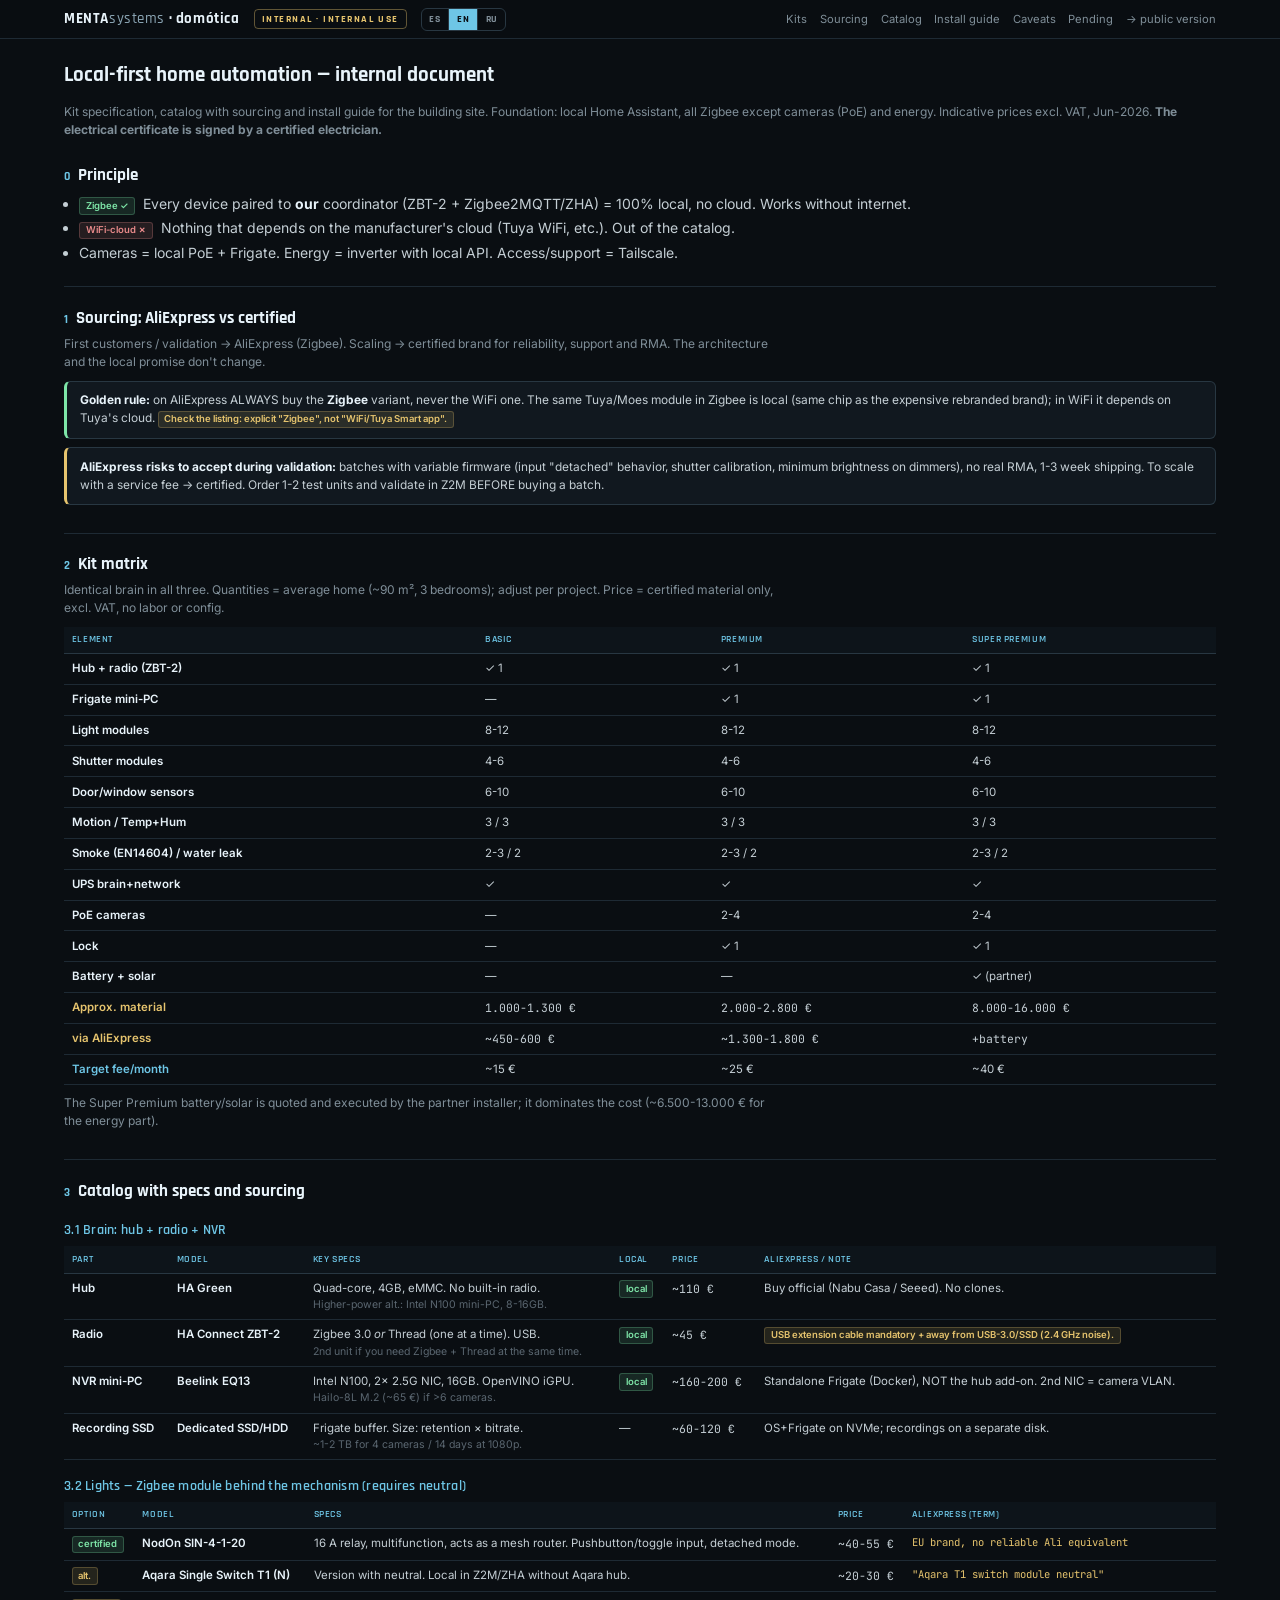
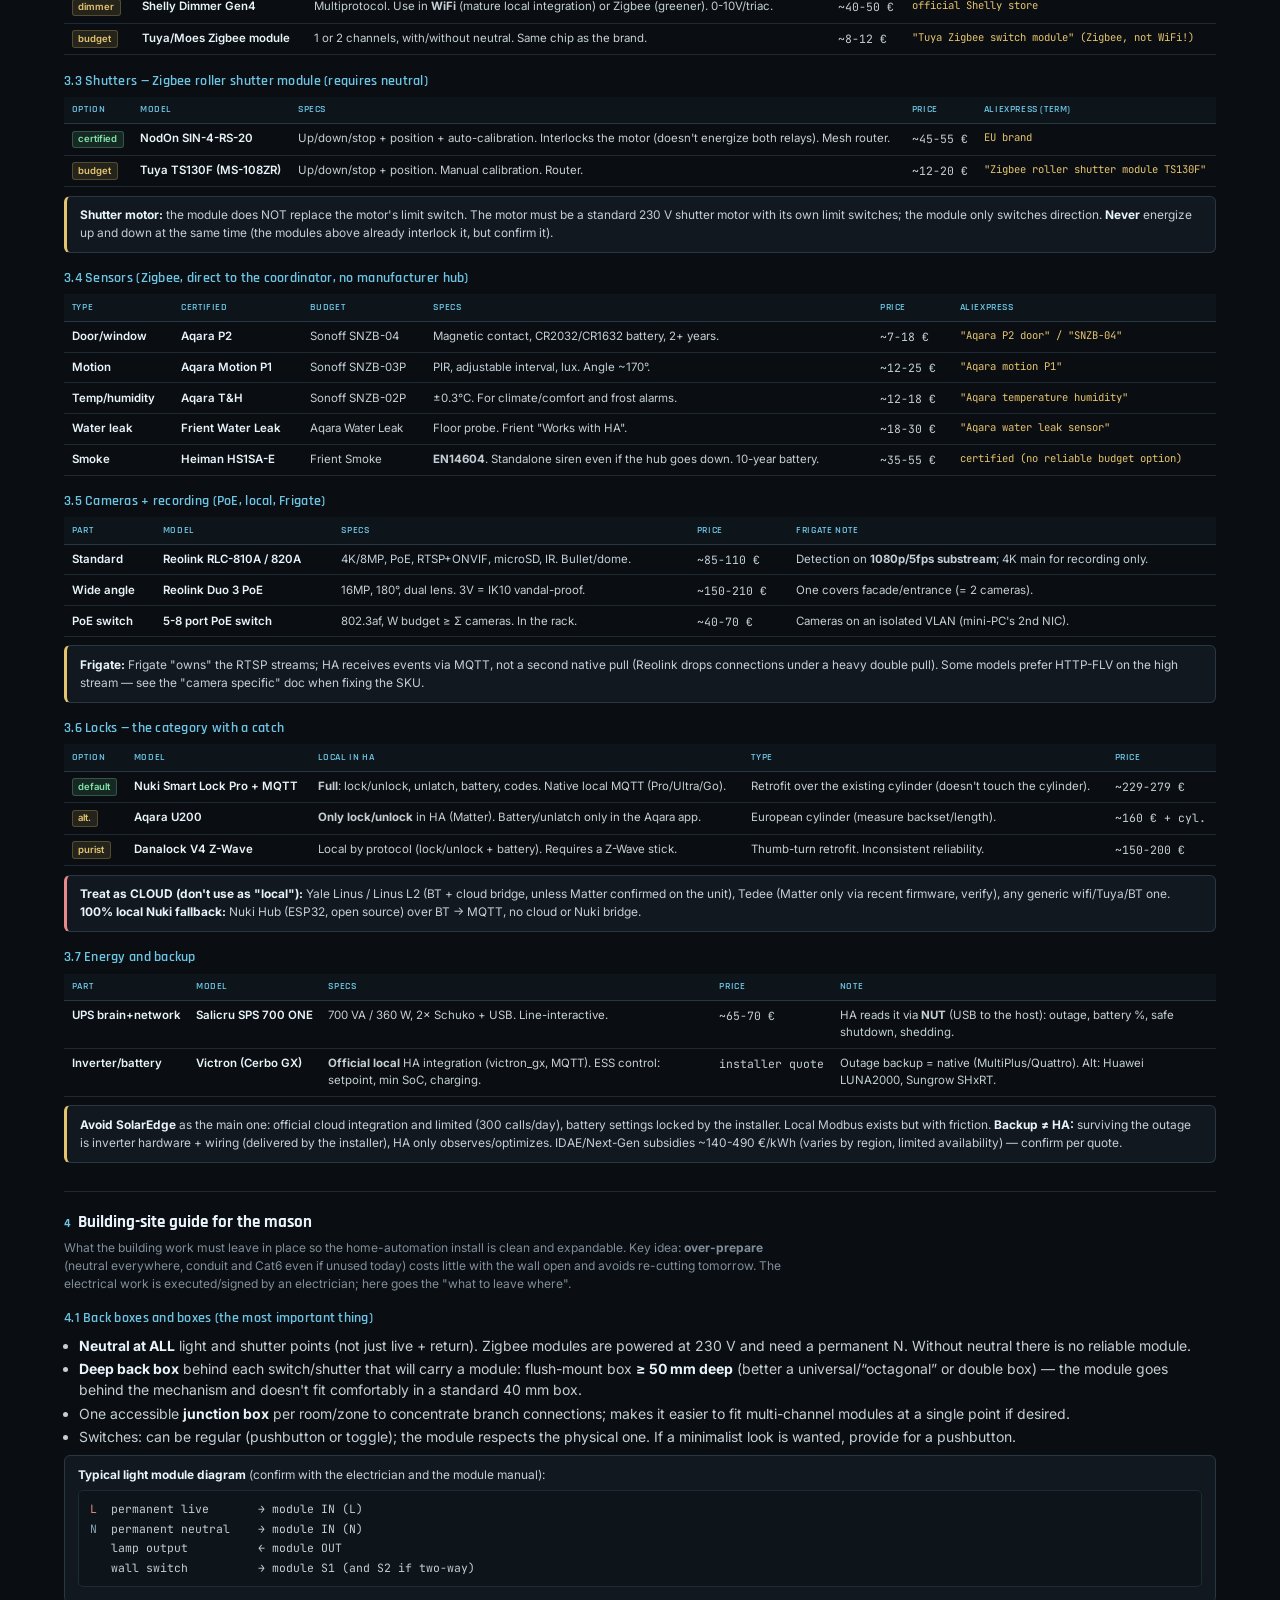
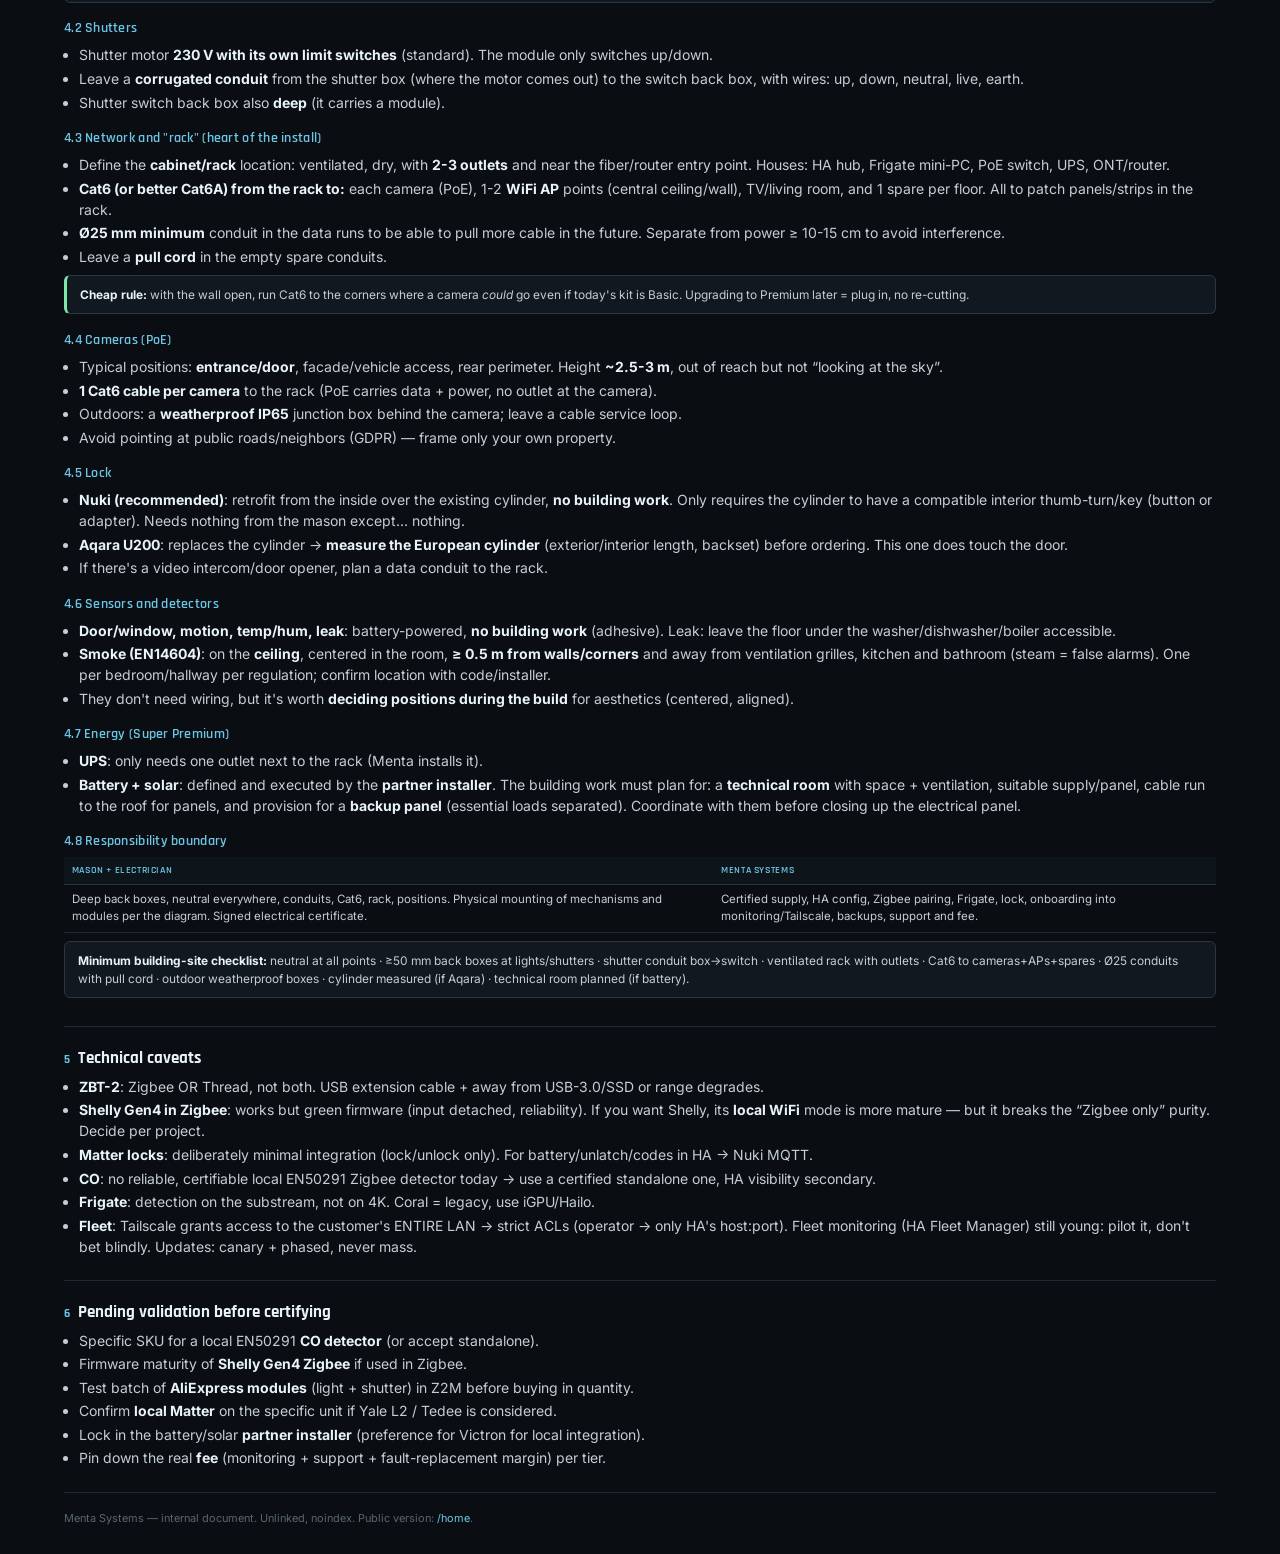
<file: home.internal.html>
<!DOCTYPE html>
<html lang="es" data-lang="es">
<head>
    <meta charset="UTF-8">
    <meta name="viewport" content="width=device-width, initial-scale=1.0">
    <title>Menta Systems · Domótica — INTERNO</title>
    <meta name="robots" content="noindex, nofollow">
    <link rel="icon" type="image/png" href="icon.png">
    <link rel="preconnect" href="https://fonts.googleapis.com">
    <link rel="preconnect" href="https://fonts.gstatic.com" crossorigin>
    <link href="https://fonts.googleapis.com/css2?family=Inter:wght@400;500;600;700&family=Rajdhani:wght@500;600;700&family=JetBrains+Mono:wght@400;600&display=swap" rel="stylesheet">
    <script>
        // Set language before paint to avoid flash. Separate key from the public page (which only has es/en).
        (function () {
            var s = null;
            try { s = localStorage.getItem('menta-lang-int'); } catch (e) {}
            var n = (navigator.language || 'es').slice(0, 2).toLowerCase();
            var l = s || (n === 'ru' ? 'ru' : (n === 'es' ? 'es' : 'en'));
            document.documentElement.setAttribute('data-lang', l);
            document.documentElement.setAttribute('lang', l);
        })();
    </script>
    <style>
        :root {
            --bg: #0a0e12;
            --panel: #11181f;
            --panel-2: #0d141a;
            --line: #1e2a34;
            --line-2: #283742;
            --accent: #6ec6e6;
            --text: #c4ced4;
            --dim: #7f8e98;
            --faint: #5a6670;
            --head: #e8f3fa;
            --gold: #e6c46e;
            --green: #7ee6a8;
            --red: #e88a8a;
        }
        * { box-sizing: border-box; }
        html, body { margin: 0; padding: 0; background: var(--bg); color: var(--text); font-family: 'Inter', sans-serif; font-size: 14px; line-height: 1.5; }
        a { color: var(--accent); text-decoration: none; }
        a:hover { text-decoration: underline; }
        .wrap { max-width: 1180px; margin: 0 auto; padding: 0 1rem; }
        code, .mono { font-family: 'JetBrains Mono', monospace; font-size: 0.86em; }

        /* language visibility */
        html[data-lang="es"] .only-en, html[data-lang="es"] .only-ru,
        html[data-lang="en"] .only-es, html[data-lang="en"] .only-ru,
        html[data-lang="ru"] .only-es, html[data-lang="ru"] .only-en { display: none !important; }

        .topbar { position: sticky; top: 0; z-index: 20; background: rgba(10,14,18,0.95); border-bottom: 1px solid var(--line); backdrop-filter: blur(6px); }
        .topbar .wrap { display: flex; align-items: center; gap: 1rem; padding: 0.55rem 1rem; flex-wrap: wrap; }
        .topbar .brand { font-family: 'Rajdhani', sans-serif; font-weight: 700; letter-spacing: 0.04em; color: var(--head); font-size: 1.05rem; }
        .topbar .brand span { color: #8aa4b3; font-weight: 500; }
        .badge { font-family: 'Rajdhani', sans-serif; font-weight: 700; font-size: 0.68rem; letter-spacing: 0.16em; color: var(--gold); border: 1px solid rgba(230,196,110,0.4); padding: 0.15rem 0.5rem; border-radius: 4px; }
        .lang-switch { display: inline-flex; border: 1px solid var(--line-2); border-radius: 6px; overflow: hidden; }
        .lang-switch button { appearance: none; border: none; background: transparent; cursor: pointer; color: var(--dim); font-family: 'Rajdhani', sans-serif; font-weight: 700; font-size: 0.74rem; letter-spacing: 0.06em; padding: 0.25rem 0.55rem; border-right: 1px solid var(--line-2); }
        .lang-switch button:last-child { border-right: none; }
        .lang-switch button:hover { color: var(--text); }
        html[data-lang="es"] .lang-switch button[data-l="es"],
        html[data-lang="en"] .lang-switch button[data-l="en"],
        html[data-lang="ru"] .lang-switch button[data-l="ru"] { background: var(--accent); color: var(--bg); }
        .topnav { margin-left: auto; display: flex; gap: 0.9rem; flex-wrap: wrap; font-size: 0.8rem; }
        .topnav a { color: var(--dim); }
        .topnav a:hover { color: var(--accent); text-decoration: none; }

        h1.doc { font-family: 'Rajdhani', sans-serif; font-weight: 700; color: var(--head); font-size: 1.5rem; margin: 1.4rem 0 0.2rem; }
        .doc-sub { color: var(--dim); font-size: 0.86rem; margin-bottom: 0.4rem; }

        section { padding: 1.4rem 0; border-top: 1px solid var(--line); }
        section:first-of-type { border-top: none; }
        h2 { font-family: 'Rajdhani', sans-serif; font-weight: 700; color: var(--head); font-size: 1.18rem; margin: 0 0 0.2rem; display: flex; align-items: baseline; gap: 0.6rem; }
        h2 .num { color: var(--accent); font-size: 0.85rem; }
        h3 { font-family: 'Rajdhani', sans-serif; font-weight: 600; color: var(--accent); font-size: 0.98rem; letter-spacing: 0.02em; margin: 1.1rem 0 0.4rem; }
        p.note-lead { color: var(--dim); font-size: 0.86rem; margin: 0.1rem 0 0.7rem; max-width: 90ch; }

        table { width: 100%; border-collapse: collapse; font-size: 0.82rem; margin: 0.3rem 0 0.6rem; }
        th { text-align: left; font-family: 'Rajdhani', sans-serif; font-weight: 600; color: var(--accent); font-size: 0.72rem; letter-spacing: 0.06em; text-transform: uppercase; padding: 0.4rem 0.55rem; border-bottom: 1px solid var(--line-2); background: var(--panel-2); position: sticky; }
        td { padding: 0.45rem 0.55rem; border-bottom: 1px solid var(--line); vertical-align: top; }
        tr:hover td { background: rgba(110,198,230,0.03); }
        td.k { color: var(--head); font-weight: 600; white-space: nowrap; }
        td .sub { color: var(--faint); font-size: 0.92em; display: block; }
        .price { font-family: 'JetBrains Mono', monospace; white-space: nowrap; color: var(--text); }
        .ali { font-family: 'JetBrains Mono', monospace; color: var(--gold); font-size: 0.92em; }
        .pill { display: inline-block; font-size: 0.68rem; font-weight: 600; padding: 0.05rem 0.4rem; border-radius: 3px; white-space: nowrap; }
        .p-local { background: rgba(126,230,168,0.12); color: var(--green); border: 1px solid rgba(126,230,168,0.25); }
        .p-cloud { background: rgba(232,138,138,0.12); color: var(--red); border: 1px solid rgba(232,138,138,0.25); }
        .p-warn { background: rgba(230,196,110,0.12); color: var(--gold); border: 1px solid rgba(230,196,110,0.25); }

        .box { border: 1px solid var(--line-2); border-radius: 6px; padding: 0.7rem 0.9rem; margin: 0.6rem 0; background: var(--panel); font-size: 0.85rem; }
        .box.warn { border-left: 3px solid var(--gold); }
        .box.danger { border-left: 3px solid var(--red); }
        .box.ok { border-left: 3px solid var(--green); }
        .box b { color: var(--head); }
        ul.tight { margin: 0.3rem 0; padding-left: 1.1rem; }
        ul.tight li { margin: 0.18rem 0; color: var(--text); }
        ul.tight li b { color: var(--head); }
        .kv { display: grid; grid-template-columns: max-content 1fr; gap: 0.1rem 0.8rem; font-size: 0.84rem; margin: 0.3rem 0; }
        .kv dt { color: var(--dim); }
        .kv dd { margin: 0; color: var(--text); }

        .wire { font-family: 'JetBrains Mono', monospace; font-size: 0.82rem; background: var(--panel-2); border: 1px solid var(--line); border-radius: 5px; padding: 0.6rem 0.8rem; white-space: pre-wrap; color: var(--text); margin: 0.4rem 0; line-height: 1.7; }
        .wire .c { color: var(--accent); }
        .wire .n { color: #8aa4b3; }
        .wire .l { color: var(--red); }

        footer { border-top: 1px solid var(--line); padding: 1.2rem 0 2rem; color: var(--faint); font-size: 0.78rem; }
        @media (max-width: 760px) {
            table { font-size: 0.78rem; }
            th, td { padding: 0.35rem 0.4rem; }
        }
    </style>
</head>
<body>

<!-- ===================== SPANISH ===================== -->
<div class="only-es">
    <div class="topbar"><div class="wrap">
        <span class="brand">MENTA<span>systems</span> · domótica</span>
        <span class="badge">INTERNO · USO INTERNO</span>
        <div class="lang-switch">
            <button type="button" data-l="es" onclick="setLang('es')">ES</button>
            <button type="button" data-l="en" onclick="setLang('en')">EN</button>
            <button type="button" data-l="ru" onclick="setLang('ru')">RU</button>
        </div>
        <nav class="topnav">
            <a href="#tiers">Kits</a>
            <a href="#sourcing">Sourcing</a>
            <a href="#catalogo">Catálogo</a>
            <a href="#obra">Guía obra</a>
            <a href="#caveats">Caveats</a>
            <a href="#pendiente">Pendiente</a>
            <a href="/home">→ versión pública</a>
        </nav>
    </div></div>

    <div class="wrap">
        <h1 class="doc">Domótica local-first — documento interno</h1>
        <p class="doc-sub">Especificación de kits, catálogo con sourcing y guía de instalación para obra. Base: Home Assistant local, todo Zigbee salvo cámaras (PoE) y energía. Precios orientativos s/IVA, jun-2026. <b>El boletín eléctrico lo firma electricista certificado.</b></p>

        <!-- PRINCIPLE -->
        <section>
            <h2><span class="num">0</span> Principio</h2>
            <ul class="tight">
                <li><span class="pill p-local">Zigbee ✓</span> &nbsp;Todo dispositivo emparejado a <b>nuestro</b> coordinador (ZBT-2 + Zigbee2MQTT/ZHA) = 100% local, sin nube. Funciona sin internet.</li>
                <li><span class="pill p-cloud">WiFi-nube ✗</span> &nbsp;Nada que dependa del cloud del fabricante (Tuya WiFi, etc.). Fuera del catálogo.</li>
                <li>Cámaras = PoE local + Frigate. Energía = inversor con API local. Acceso/soporte = Tailscale.</li>
            </ul>
        </section>

        <!-- SOURCING -->
        <section id="sourcing">
            <h2><span class="num">1</span> Sourcing: AliExpress vs homologado</h2>
            <p class="note-lead">Primeros clientes / validación → AliExpress (Zigbee). Escalado → marca homologada por fiabilidad, soporte y RMA. La arquitectura y la promesa local no cambian.</p>
            <div class="box ok">
                <b>Regla de oro:</b> en AliExpress comprar SIEMPRE la variante <b>Zigbee</b>, nunca la WiFi. El mismo módulo Tuya/Moes en Zigbee es local (mismo chip que la marca cara reetiquetada); en WiFi depende de la nube de Tuya. <span class="pill p-warn">Verificar en la ficha: "Zigbee" explícito, no "WiFi/Tuya Smart app".</span>
            </div>
            <div class="box warn">
                <b>Riesgos AliExpress a asumir en validación:</b> lotes con firmware variable (comportamiento del input "detached", calibración de persiana, brillo mínimo en dimmers), sin RMA real, envíos 1-3 sem. Para escalar con cuota de servicio → homologado. Pedir 1-2 uds de prueba y validar en Z2M ANTES de comprar lote.
            </div>
        </section>

        <!-- TIERS MATRIX -->
        <section id="tiers">
            <h2><span class="num">2</span> Matriz de kits</h2>
            <p class="note-lead">Cerebro idéntico en los tres. Cantidades = vivienda media (~90 m², 3 dorm); ajustar por proyecto. Precio = solo material homologado, s/IVA, sin mano de obra ni config.</p>
            <table>
                <thead><tr><th>Elemento</th><th>Básico</th><th>Premium</th><th>Super Premium</th></tr></thead>
                <tbody>
                    <tr><td class="k">Hub + radio (ZBT-2)</td><td>✓ 1</td><td>✓ 1</td><td>✓ 1</td></tr>
                    <tr><td class="k">Mini-PC Frigate</td><td>—</td><td>✓ 1</td><td>✓ 1</td></tr>
                    <tr><td class="k">Módulos luz</td><td>8-12</td><td>8-12</td><td>8-12</td></tr>
                    <tr><td class="k">Módulos persiana</td><td>4-6</td><td>4-6</td><td>4-6</td></tr>
                    <tr><td class="k">Sensores puerta/ventana</td><td>6-10</td><td>6-10</td><td>6-10</td></tr>
                    <tr><td class="k">Movimiento / Temp+Hum</td><td>3 / 3</td><td>3 / 3</td><td>3 / 3</td></tr>
                    <tr><td class="k">Humo (EN14604) / fuga agua</td><td>2-3 / 2</td><td>2-3 / 2</td><td>2-3 / 2</td></tr>
                    <tr><td class="k">SAI cerebro+red</td><td>✓</td><td>✓</td><td>✓</td></tr>
                    <tr><td class="k">Cámaras PoE</td><td>—</td><td>2-4</td><td>2-4</td></tr>
                    <tr><td class="k">Cerradura</td><td>—</td><td>✓ 1</td><td>✓ 1</td></tr>
                    <tr><td class="k">Batería + solar</td><td>—</td><td>—</td><td>✓ (partner)</td></tr>
                    <tr><td class="k" style="color:var(--gold)">Material aprox.</td><td class="price">1.000-1.300 €</td><td class="price">2.000-2.800 €</td><td class="price">8.000-16.000 €</td></tr>
                    <tr><td class="k" style="color:var(--gold)">vía AliExpress</td><td class="price">~450-600 €</td><td class="price">~1.300-1.800 €</td><td class="price">+batería</td></tr>
                    <tr><td class="k" style="color:var(--accent)">Cuota/mes objetivo</td><td>~15 €</td><td>~25 €</td><td>~40 €</td></tr>
                </tbody>
            </table>
            <p class="note-lead">La batería/solar del Super Premium la presupuesta y ejecuta la instaladora partner; domina el coste (~6.500-13.000 € la parte energética).</p>
        </section>

        <!-- CATALOG -->
        <section id="catalogo">
            <h2><span class="num">3</span> Catálogo con specs y sourcing</h2>

            <h3>3.1 Cerebro: hub + radio + NVR</h3>
            <table>
                <thead><tr><th>Pieza</th><th>Modelo</th><th>Specs clave</th><th>Local</th><th>Precio</th><th>AliExpress / nota</th></tr></thead>
                <tbody>
                    <tr><td class="k">Hub</td><td class="k">HA Green</td><td>Quad-core, 4GB, eMMC. Sin radio integrada.<span class="sub">Alt. potencia: mini-PC Intel N100, 8-16GB.</span></td><td><span class="pill p-local">local</span></td><td class="price">~110 €</td><td>Comprar oficial (Nabu Casa / Seeed). No clones.</td></tr>
                    <tr><td class="k">Radio</td><td class="k">HA Connect ZBT-2</td><td>Zigbee 3.0 <i>o</i> Thread (uno a la vez). USB.<span class="sub">2ª ud si se necesita Zigbee + Thread a la vez.</span></td><td><span class="pill p-local">local</span></td><td class="price">~45 €</td><td><span class="pill p-warn">Cable alargador USB obligatorio + lejos de USB-3.0/SSD (ruido 2.4 GHz).</span></td></tr>
                    <tr><td class="k">Mini-PC NVR</td><td class="k">Beelink EQ13</td><td>Intel N100, 2× NIC 2.5G, 16GB. iGPU OpenVINO.<span class="sub">Hailo-8L M.2 (~65 €) si &gt;6 cámaras.</span></td><td><span class="pill p-local">local</span></td><td class="price">~160-200 €</td><td>Frigate standalone (Docker), NO add-on del hub. 2ª NIC = VLAN cámaras.</td></tr>
                    <tr><td class="k">SSD grabación</td><td class="k">SSD/HDD dedicado</td><td>Buffer de Frigate. Dimensionar: retención × bitrate.<span class="sub">~1-2 TB para 4 cám / 14 días a 1080p.</span></td><td>—</td><td class="price">~60-120 €</td><td>OS+Frigate en NVMe; grabaciones en disco aparte.</td></tr>
                </tbody>
            </table>

            <h3>3.2 Luces — módulo Zigbee tras mecanismo (requiere neutro)</h3>
            <table>
                <thead><tr><th>Opción</th><th>Modelo</th><th>Specs</th><th>Precio</th><th>AliExpress (término)</th></tr></thead>
                <tbody>
                    <tr><td><span class="pill p-local">homolog.</span></td><td class="k">NodOn SIN-4-1-20</td><td>Relé 16 A, multifunción, hace de router de malla. Input pulsador/conmutador, modo detached.</td><td class="price">~40-55 €</td><td class="ali">marca UE, sin equivalente Ali fiable</td></tr>
                    <tr><td><span class="pill p-warn">alt.</span></td><td class="k">Aqara Single Switch T1 (N)</td><td>Versión con neutro. Local en Z2M/ZHA sin hub Aqara.</td><td class="price">~20-30 €</td><td class="ali">"Aqara T1 switch module neutral"</td></tr>
                    <tr><td><span class="pill p-warn">dimmer</span></td><td class="k">Shelly Dimmer Gen4</td><td>Multiprotocolo. Usar en <b>WiFi</b> (integración local madura) o Zigbee (más verde). 0-10V/triac.</td><td class="price">~40-50 €</td><td class="ali">tienda Shelly oficial</td></tr>
                    <tr><td><span class="pill p-warn">económico</span></td><td class="k">Tuya/Moes Zigbee módulo</td><td>1 o 2 canales, con/sin neutro. Mismo chip que marca.</td><td class="price">~8-12 €</td><td class="ali">"Tuya Zigbee switch module" (¡Zigbee, no WiFi!)</td></tr>
                </tbody>
            </table>

            <h3>3.3 Persianas — módulo Zigbee roller shutter (requiere neutro)</h3>
            <table>
                <thead><tr><th>Opción</th><th>Modelo</th><th>Specs</th><th>Precio</th><th>AliExpress (término)</th></tr></thead>
                <tbody>
                    <tr><td><span class="pill p-local">homolog.</span></td><td class="k">NodOn SIN-4-RS-20</td><td>Subir/bajar/stop + posición + autocalibración. Enclava motor (no activa ambos relés). Router de malla.</td><td class="price">~45-55 €</td><td class="ali">marca UE</td></tr>
                    <tr><td><span class="pill p-warn">económico</span></td><td class="k">Tuya TS130F (MS-108ZR)</td><td>Up/down/stop + posición. Calibración manual. Router.</td><td class="price">~12-20 €</td><td class="ali">"Zigbee roller shutter module TS130F"</td></tr>
                </tbody>
            </table>
            <div class="box warn"><b>Motor persiana:</b> el módulo NO sustituye al final de carrera del motor. El motor debe ser de persiana estándar 230 V con finales de carrera propios; el módulo solo conmuta sentido. <b>Nunca</b> dar tensión a subir y bajar a la vez (los módulos de arriba ya lo enclavan, pero confirmarlo).</div>

            <h3>3.4 Sensores (Zigbee, directos al coordinador, sin hub fabricante)</h3>
            <table>
                <thead><tr><th>Tipo</th><th>Homologado</th><th>Económico</th><th>Specs</th><th>Precio</th><th>AliExpress</th></tr></thead>
                <tbody>
                    <tr><td class="k">Puerta/ventana</td><td class="k">Aqara P2</td><td>Sonoff SNZB-04</td><td>Contacto magnético, pila CR2032/CR1632, 2+ años.</td><td class="price">~7-18 €</td><td class="ali">"Aqara P2 door" / "SNZB-04"</td></tr>
                    <tr><td class="k">Movimiento</td><td class="k">Aqara Motion P1</td><td>Sonoff SNZB-03P</td><td>PIR, intervalo ajustable, lux. Ángulo ~170°.</td><td class="price">~12-25 €</td><td class="ali">"Aqara motion P1"</td></tr>
                    <tr><td class="k">Temp/humedad</td><td class="k">Aqara T&H</td><td>Sonoff SNZB-02P</td><td>±0.3°C. Para clima/confort y alarmas de helada.</td><td class="price">~12-18 €</td><td class="ali">"Aqara temperature humidity"</td></tr>
                    <tr><td class="k">Fuga agua</td><td class="k">Frient Water Leak</td><td>Aqara Water Leak</td><td>Sonda de suelo. Frient "Works with HA".</td><td class="price">~18-30 €</td><td class="ali">"Aqara water leak sensor"</td></tr>
                    <tr><td class="k">Humo</td><td class="k">Heiman HS1SA-E</td><td>Frient Smoke</td><td><b>EN14604</b>. Sirena autónoma aunque el hub caiga. Pila 10 años.</td><td class="price">~35-55 €</td><td class="ali">homologado (no económico fiable)</td></tr>
                </tbody>
            </table>

            <h3>3.5 Cámaras + grabación (PoE, local, Frigate)</h3>
            <table>
                <thead><tr><th>Pieza</th><th>Modelo</th><th>Specs</th><th>Precio</th><th>Nota Frigate</th></tr></thead>
                <tbody>
                    <tr><td class="k">Estándar</td><td class="k">Reolink RLC-810A / 820A</td><td>4K/8MP, PoE, RTSP+ONVIF, microSD, IR. Bullet/domo.</td><td class="price">~85-110 €</td><td>Detección por <b>substream 1080p/5fps</b>; main 4K solo grabación.</td></tr>
                    <tr><td class="k">Gran angular</td><td class="k">Reolink Duo 3 PoE</td><td>16MP, 180°, doble lente. 3V = IK10 antivandálico.</td><td class="price">~150-210 €</td><td>Una cubre fachada/entrada (= 2 cámaras).</td></tr>
                    <tr><td class="k">PoE switch</td><td class="k">Switch PoE 5-8 pto</td><td>802.3af, presupuesto W ≥ Σ cámaras. En el rack.</td><td class="price">~40-70 €</td><td>Cámaras en VLAN aislada (2ª NIC del mini-PC).</td></tr>
                </tbody>
            </table>
            <div class="box warn"><b>Frigate:</b> Frigate "dueño" de los streams RTSP; HA recibe eventos vía MQTT, no segundo pull nativo (Reolink tira conexiones con doble pull pesado). Algunos modelos prefieren HTTP-FLV en alta — ver doc "camera specific" al fijar SKU.</div>

            <h3>3.6 Cerraduras — la categoría con trampa</h3>
            <table>
                <thead><tr><th>Opción</th><th>Modelo</th><th>Local en HA</th><th>Tipo</th><th>Precio</th></tr></thead>
                <tbody>
                    <tr><td><span class="pill p-local">defecto</span></td><td class="k">Nuki Smart Lock Pro + MQTT</td><td><b>Completo</b>: lock/unlock, unlatch, batería, códigos. MQTT local nativo (Pro/Ultra/Go).</td><td>Retrofit sobre cilindro existente (no toca cilindro).</td><td class="price">~229-279 €</td></tr>
                    <tr><td><span class="pill p-warn">alt.</span></td><td class="k">Aqara U200</td><td><b>Solo lock/unlock</b> en HA (Matter). Batería/unlatch solo en app Aqara.</td><td>Cilindro europeo (medir backset/longitud).</td><td class="price">~160 € + cil.</td></tr>
                    <tr><td><span class="pill p-warn">purista</span></td><td class="k">Danalock V4 Z-Wave</td><td>Local por protocolo (lock/unlock + batería). Requiere stick Z-Wave.</td><td>Retrofit thumb-turn. Fiabilidad irregular.</td><td class="price">~150-200 €</td></tr>
                </tbody>
            </table>
            <div class="box danger"><b>Tratar como NUBE (no usar como "local"):</b> Yale Linus / Linus L2 (BT + bridge cloud, salvo Matter confirmado en la unidad), Tedee (Matter solo por firmware reciente, verificar), cualquier wifi/Tuya/BT genérica. <b>Fallback 100% local Nuki:</b> Nuki Hub (ESP32, open source) sobre BT → MQTT, sin nube ni puente Nuki.</div>

            <h3>3.7 Energía y respaldo</h3>
            <table>
                <thead><tr><th>Pieza</th><th>Modelo</th><th>Specs</th><th>Precio</th><th>Nota</th></tr></thead>
                <tbody>
                    <tr><td class="k">SAI cerebro+red</td><td class="k">Salicru SPS 700 ONE</td><td>700 VA / 360 W, 2× Schuko + USB. Línea interactiva.</td><td class="price">~65-70 €</td><td>HA lo lee por <b>NUT</b> (USB al host): corte, %batería, apagado seguro, shedding.</td></tr>
                    <tr><td class="k">Inversor/batería</td><td class="k">Victron (Cerbo GX)</td><td>Integración HA <b>oficial local</b> (victron_gx, MQTT). Control ESS: setpoint, min SoC, carga.</td><td class="price">part. instaladora</td><td>Respaldo en corte = nativo (MultiPlus/Quattro). Alt: Huawei LUNA2000, Sungrow SHxRT.</td></tr>
                </tbody>
            </table>
            <div class="box warn"><b>Evitar SolarEdge</b> como principal: integración oficial cloud y limitada (300 calls/día), ajustes de batería bloqueados por instalador. Modbus local existe pero con fricción. <b>Respaldo ≠ HA:</b> sobrevivir al apagón es hardware del inversor + cableado (lo entrega la instaladora), HA solo observa/optimiza. Subvenciones IDAE/Next-Gen ~140-490 €/kWh (según CCAA, agotables) — confirmar por presupuesto.</div>
        </section>

        <!-- OBRA -->
        <section id="obra">
            <h2><span class="num">4</span> Guía de obra para el albañil</h2>
            <p class="note-lead">Qué debe dejar la obra para que la instalación domótica sea limpia y ampliable. Idea clave: <b>dejar preparado de más</b> (neutro en todo, tubo y Cat6 aunque hoy no se use) cuesta poco con la pared abierta y evita repicar mañana. Lo eléctrico lo ejecuta/firma electricista; aquí va el "qué dejar dónde".</p>

            <h3>4.1 Cajetines y cajas (lo más importante)</h3>
            <ul class="tight">
                <li><b>Neutro en TODOS los puntos</b> de luz y persiana (no solo fase + retorno). Los módulos Zigbee se alimentan a 230 V y necesitan N permanente. Sin neutro no hay módulo fiable.</li>
                <li><b>Cajetín profundo</b> detrás de cada interruptor/persiana que vaya a llevar módulo: caja de empotrar de <b>fondo ≥ 50 mm</b> (mejor caja universal/“octogonal” o doble) — el módulo va detrás del mecanismo y no entra en caja estándar de 40 mm con holgura.</li>
                <li>Una <b>caja de registro</b> accesible por estancia/zona donde concentrar derivaciones; facilita meter módulos de varios canales en un punto si interesa.</li>
                <li>Interruptores: pueden ser normales (pulsador o conmutador); el módulo respeta el físico. Si se quiere look minimalista, dejar previsto pulsador.</li>
            </ul>
            <div class="box"><b>Esquema tipo módulo de luz</b> (confirmar con electricista y manual del módulo):
            <div class="wire"><span class="l">L</span>  fase permanente      → módulo IN (L)
<span class="n">N</span>  neutro permanente    → módulo IN (N)
   salida lámpara       ← módulo OUT
   interruptor pared    → módulo S1 (y S2 si conmutado)</div></div>

            <h3>4.2 Persianas</h3>
            <ul class="tight">
                <li>Motor de persiana <b>230 V con finales de carrera</b> propios (estándar). El módulo solo conmuta subir/bajar.</li>
                <li>Dejar <b>tubo corrugado</b> desde el cajón de la persiana (donde sale el motor) hasta el cajetín del pulsador, con hilos: subir, bajar, neutro, fase, tierra.</li>
                <li>Cajetín del pulsador de persiana también <b>profundo</b> (lleva módulo).</li>
            </ul>

            <h3>4.3 Red y "rack" (corazón de la instalación)</h3>
            <ul class="tight">
                <li>Definir ubicación del <b>armario/rack</b>: ventilado, seco, con <b>2-3 enchufes</b> y cerca de la entrada de fibra/router. Aloja: hub HA, mini-PC Frigate, switch PoE, SAI, ONT/router.</li>
                <li><b>Cat6 (o mejor Cat6A) desde el rack a:</b> cada cámara (PoE), 1-2 puntos de <b>AP WiFi</b> (techo/pared central), TV/salón, y 1 reserva por planta. Todo a regletas/patch en el rack.</li>
                <li>Tubo de <b>Ø25 mm mínimo</b> en las canalizaciones de datos para poder pasar más cable a futuro. Separar de fuerza ≥ 10-15 cm para evitar interferencias.</li>
                <li>Dejar <b>guía pasahilos</b> en los tubos vacíos de reserva.</li>
            </ul>
            <div class="box ok"><b>Regla barata:</b> con la pared abierta, tirar Cat6 a las esquinas donde <i>podría</i> ir una cámara aunque el kit hoy sea Básico. Subir a Premium luego = enchufar, no repicar.</div>

            <h3>4.4 Cámaras (PoE)</h3>
            <ul class="tight">
                <li>Posiciones típicas: <b>entrada/puerta</b>, fachada/acceso vehículos, perímetro trasero. Altura <b>~2,5-3 m</b>, fuera de alcance pero sin “mirar al cielo”.</li>
                <li><b>1 cable Cat6 por cámara</b> hasta el rack (PoE lleva datos + alimentación, sin enchufe en la cámara).</li>
                <li>En exterior: caja de conexiones <b>estanca IP65</b> detrás de la cámara; dejar lazo de holgura de cable.</li>
                <li>Evitar apuntar a vía pública/vecinos (RGPD) — encuadre solo finca propia.</li>
            </ul>

            <h3>4.5 Cerradura</h3>
            <ul class="tight">
                <li><b>Nuki (recomendado)</b>: retrofit por dentro sobre el bombín existente, <b>sin obra</b>. Solo requiere que el cilindro tenido pomo/llave interior compatible (botón o adaptador). No necesita nada del albañil salvo… nada.</li>
                <li><b>Aqara U200</b>: sustituye cilindro → <b>medir el cilindro europeo</b> (longitud exterior/interior, backset) antes de pedir. Esto sí toca puerta.</li>
                <li>Si hay videoportero/abrepuertas, prever tubo de datos hasta el rack.</li>
            </ul>

            <h3>4.6 Sensores y detectores</h3>
            <ul class="tight">
                <li><b>Puerta/ventana, movimiento, temp/hum, fuga</b>: a pila, <b>sin obra</b> (adhesivo). Fuga: dejar accesible el suelo bajo lavadora/lavavajillas/caldera.</li>
                <li><b>Humo (EN14604)</b>: en <b>techo</b>, centrado en la estancia, <b>≥ 0,5 m de paredes/rincones</b> y lejos de rejillas de ventilación, cocina y baño (vapor = falsas alarmas). Uno por dormitorio/pasillo según norma; confirmar ubicación con normativa/instalador.</li>
                <li>No requieren cableado, pero conviene <b>decidir posiciones en obra</b> para estética (centrados, alineados).</li>
            </ul>

            <h3>4.7 Energía (Super Premium)</h3>
            <ul class="tight">
                <li><b>SAI</b>: solo necesita un enchufe junto al rack (lo coloca Menta).</li>
                <li><b>Batería + solar</b>: lo define y ejecuta la <b>instaladora partner</b>. Obra debe prever: <b>cuarto técnico</b> con espacio + ventilación, acometida/cuadro adecuado, paso de cable a cubierta para paneles, y previsión de <b>cuadro de respaldo</b> (cargas esenciales separadas). Coordinar con ellos antes de cerrar el cuadro eléctrico.</li>
            </ul>

            <h3>4.8 Frontera de responsabilidad</h3>
            <table>
                <thead><tr><th>Albañil + electricista</th><th>Menta Systems</th></tr></thead>
                <tbody>
                    <tr><td>Cajeado profundo, neutro en todo, tubos, Cat6, rack, posiciones. Montaje físico de mecanismos y módulos según esquema. Boletín eléctrico firmado.</td><td>Suministro homologado, config de HA, emparejado Zigbee, Frigate, cerradura, alta en monitorización/Tailscale, backups, soporte y cuota.</td></tr>
                </tbody>
            </table>
            <div class="box"><b>Checklist mínimo de obra:</b> neutro en todos los puntos · cajetines ≥50 mm en luz/persiana · tubo persiana cajón→pulsador · rack ventilado con enchufes · Cat6 a cámaras+APs+reservas · tubos Ø25 con guía · cajas estancas exteriores · cilindro medido (si Aqara) · cuarto técnico previsto (si batería).</div>
        </section>

        <!-- CAVEATS -->
        <section id="caveats">
            <h2><span class="num">5</span> Caveats técnicos</h2>
            <ul class="tight">
                <li><b>ZBT-2</b>: Zigbee O Thread, no ambos. Cable USB alargador + lejos de USB-3.0/SSD o se degrada el alcance.</li>
                <li><b>Shelly Gen4 en Zigbee</b>: funciona pero firmware verde (input detached, fiabilidad). Si se quiere Shelly, su modo <b>WiFi local</b> es más maduro — pero rompe la pureza “solo Zigbee”. Decidir por proyecto.</li>
                <li><b>Cerraduras Matter</b>: integración deliberadamente mínima (solo lock/unlock). Para batería/unlatch/códigos en HA → Nuki MQTT.</li>
                <li><b>CO</b>: sin detector Zigbee EN50291 local fiable homologable hoy → poner autónomo certificado, visibilidad en HA secundaria.</li>
                <li><b>Frigate</b>: detección en substream, no en 4K. Coral = legacy, usar iGPU/Hailo.</li>
                <li><b>Fleet</b>: Tailscale da acceso a TODA la LAN del cliente → ACLs estrictas (operador → solo host:puerto de HA). Monitorización fleet (HA Fleet Manager) aún joven: pilotar, no apostar a ciegas. Updates: canary + por fases, nunca masivo.</li>
            </ul>
        </section>

        <!-- PENDING -->
        <section id="pendiente">
            <h2><span class="num">6</span> Pendiente de validar antes de homologar</h2>
            <ul class="tight">
                <li>SKU concreto de <b>detector CO</b> local EN50291 (o asumir autónomo).</li>
                <li>Madurez firmware <b>Shelly Gen4 Zigbee</b> si se usa en Zigbee.</li>
                <li>Lote de prueba <b>módulos AliExpress</b> (luz + persiana) en Z2M antes de comprar cantidad.</li>
                <li>Confirmar <b>Matter local</b> en la unidad concreta si se valora Yale L2 / Tedee.</li>
                <li>Cerrar <b>instaladora partner</b> de batería/solar (preferencia Victron por integración local).</li>
                <li>Precisar <b>cuota</b> real (margen monitorización + soporte + sustitución averías) por tier.</li>
            </ul>
        </section>

        <footer>
            Menta Systems — documento interno. No enlazado, noindex. Versión pública: <a href="/home">/home</a>.
        </footer>
    </div>
</div>

<!-- ===================== ENGLISH ===================== -->
<div class="only-en">
    <div class="topbar"><div class="wrap">
        <span class="brand">MENTA<span>systems</span> · domótica</span>
        <span class="badge">INTERNAL · INTERNAL USE</span>
        <div class="lang-switch">
            <button type="button" data-l="es" onclick="setLang('es')">ES</button>
            <button type="button" data-l="en" onclick="setLang('en')">EN</button>
            <button type="button" data-l="ru" onclick="setLang('ru')">RU</button>
        </div>
        <nav class="topnav">
            <a href="#tiers-en">Kits</a>
            <a href="#sourcing-en">Sourcing</a>
            <a href="#catalogo-en">Catalog</a>
            <a href="#obra-en">Install guide</a>
            <a href="#caveats-en">Caveats</a>
            <a href="#pendiente-en">Pending</a>
            <a href="/home">→ public version</a>
        </nav>
    </div></div>

    <div class="wrap">
        <h1 class="doc">Local-first home automation — internal document</h1>
        <p class="doc-sub">Kit specification, catalog with sourcing and install guide for the building site. Foundation: local Home Assistant, all Zigbee except cameras (PoE) and energy. Indicative prices excl. VAT, Jun-2026. <b>The electrical certificate is signed by a certified electrician.</b></p>

        <!-- PRINCIPLE -->
        <section>
            <h2><span class="num">0</span> Principle</h2>
            <ul class="tight">
                <li><span class="pill p-local">Zigbee ✓</span> &nbsp;Every device paired to <b>our</b> coordinator (ZBT-2 + Zigbee2MQTT/ZHA) = 100% local, no cloud. Works without internet.</li>
                <li><span class="pill p-cloud">WiFi-cloud ✗</span> &nbsp;Nothing that depends on the manufacturer's cloud (Tuya WiFi, etc.). Out of the catalog.</li>
                <li>Cameras = local PoE + Frigate. Energy = inverter with local API. Access/support = Tailscale.</li>
            </ul>
        </section>

        <!-- SOURCING -->
        <section id="sourcing-en">
            <h2><span class="num">1</span> Sourcing: AliExpress vs certified</h2>
            <p class="note-lead">First customers / validation → AliExpress (Zigbee). Scaling → certified brand for reliability, support and RMA. The architecture and the local promise don't change.</p>
            <div class="box ok">
                <b>Golden rule:</b> on AliExpress ALWAYS buy the <b>Zigbee</b> variant, never the WiFi one. The same Tuya/Moes module in Zigbee is local (same chip as the expensive rebranded brand); in WiFi it depends on Tuya's cloud. <span class="pill p-warn">Check the listing: explicit "Zigbee", not "WiFi/Tuya Smart app".</span>
            </div>
            <div class="box warn">
                <b>AliExpress risks to accept during validation:</b> batches with variable firmware (input "detached" behavior, shutter calibration, minimum brightness on dimmers), no real RMA, 1-3 week shipping. To scale with a service fee → certified. Order 1-2 test units and validate in Z2M BEFORE buying a batch.
            </div>
        </section>

        <!-- TIERS MATRIX -->
        <section id="tiers-en">
            <h2><span class="num">2</span> Kit matrix</h2>
            <p class="note-lead">Identical brain in all three. Quantities = average home (~90 m², 3 bedrooms); adjust per project. Price = certified material only, excl. VAT, no labor or config.</p>
            <table>
                <thead><tr><th>Element</th><th>Basic</th><th>Premium</th><th>Super Premium</th></tr></thead>
                <tbody>
                    <tr><td class="k">Hub + radio (ZBT-2)</td><td>✓ 1</td><td>✓ 1</td><td>✓ 1</td></tr>
                    <tr><td class="k">Frigate mini-PC</td><td>—</td><td>✓ 1</td><td>✓ 1</td></tr>
                    <tr><td class="k">Light modules</td><td>8-12</td><td>8-12</td><td>8-12</td></tr>
                    <tr><td class="k">Shutter modules</td><td>4-6</td><td>4-6</td><td>4-6</td></tr>
                    <tr><td class="k">Door/window sensors</td><td>6-10</td><td>6-10</td><td>6-10</td></tr>
                    <tr><td class="k">Motion / Temp+Hum</td><td>3 / 3</td><td>3 / 3</td><td>3 / 3</td></tr>
                    <tr><td class="k">Smoke (EN14604) / water leak</td><td>2-3 / 2</td><td>2-3 / 2</td><td>2-3 / 2</td></tr>
                    <tr><td class="k">UPS brain+network</td><td>✓</td><td>✓</td><td>✓</td></tr>
                    <tr><td class="k">PoE cameras</td><td>—</td><td>2-4</td><td>2-4</td></tr>
                    <tr><td class="k">Lock</td><td>—</td><td>✓ 1</td><td>✓ 1</td></tr>
                    <tr><td class="k">Battery + solar</td><td>—</td><td>—</td><td>✓ (partner)</td></tr>
                    <tr><td class="k" style="color:var(--gold)">Approx. material</td><td class="price">1.000-1.300 €</td><td class="price">2.000-2.800 €</td><td class="price">8.000-16.000 €</td></tr>
                    <tr><td class="k" style="color:var(--gold)">via AliExpress</td><td class="price">~450-600 €</td><td class="price">~1.300-1.800 €</td><td class="price">+battery</td></tr>
                    <tr><td class="k" style="color:var(--accent)">Target fee/month</td><td>~15 €</td><td>~25 €</td><td>~40 €</td></tr>
                </tbody>
            </table>
            <p class="note-lead">The Super Premium battery/solar is quoted and executed by the partner installer; it dominates the cost (~6.500-13.000 € for the energy part).</p>
        </section>

        <!-- CATALOG -->
        <section id="catalogo-en">
            <h2><span class="num">3</span> Catalog with specs and sourcing</h2>

            <h3>3.1 Brain: hub + radio + NVR</h3>
            <table>
                <thead><tr><th>Part</th><th>Model</th><th>Key specs</th><th>Local</th><th>Price</th><th>AliExpress / note</th></tr></thead>
                <tbody>
                    <tr><td class="k">Hub</td><td class="k">HA Green</td><td>Quad-core, 4GB, eMMC. No built-in radio.<span class="sub">Higher-power alt.: Intel N100 mini-PC, 8-16GB.</span></td><td><span class="pill p-local">local</span></td><td class="price">~110 €</td><td>Buy official (Nabu Casa / Seeed). No clones.</td></tr>
                    <tr><td class="k">Radio</td><td class="k">HA Connect ZBT-2</td><td>Zigbee 3.0 <i>or</i> Thread (one at a time). USB.<span class="sub">2nd unit if you need Zigbee + Thread at the same time.</span></td><td><span class="pill p-local">local</span></td><td class="price">~45 €</td><td><span class="pill p-warn">USB extension cable mandatory + away from USB-3.0/SSD (2.4 GHz noise).</span></td></tr>
                    <tr><td class="k">NVR mini-PC</td><td class="k">Beelink EQ13</td><td>Intel N100, 2× 2.5G NIC, 16GB. OpenVINO iGPU.<span class="sub">Hailo-8L M.2 (~65 €) if &gt;6 cameras.</span></td><td><span class="pill p-local">local</span></td><td class="price">~160-200 €</td><td>Standalone Frigate (Docker), NOT the hub add-on. 2nd NIC = camera VLAN.</td></tr>
                    <tr><td class="k">Recording SSD</td><td class="k">Dedicated SSD/HDD</td><td>Frigate buffer. Size: retention × bitrate.<span class="sub">~1-2 TB for 4 cameras / 14 days at 1080p.</span></td><td>—</td><td class="price">~60-120 €</td><td>OS+Frigate on NVMe; recordings on a separate disk.</td></tr>
                </tbody>
            </table>

            <h3>3.2 Lights — Zigbee module behind the mechanism (requires neutral)</h3>
            <table>
                <thead><tr><th>Option</th><th>Model</th><th>Specs</th><th>Price</th><th>AliExpress (term)</th></tr></thead>
                <tbody>
                    <tr><td><span class="pill p-local">certified</span></td><td class="k">NodOn SIN-4-1-20</td><td>16 A relay, multifunction, acts as a mesh router. Pushbutton/toggle input, detached mode.</td><td class="price">~40-55 €</td><td class="ali">EU brand, no reliable Ali equivalent</td></tr>
                    <tr><td><span class="pill p-warn">alt.</span></td><td class="k">Aqara Single Switch T1 (N)</td><td>Version with neutral. Local in Z2M/ZHA without Aqara hub.</td><td class="price">~20-30 €</td><td class="ali">"Aqara T1 switch module neutral"</td></tr>
                    <tr><td><span class="pill p-warn">dimmer</span></td><td class="k">Shelly Dimmer Gen4</td><td>Multiprotocol. Use in <b>WiFi</b> (mature local integration) or Zigbee (greener). 0-10V/triac.</td><td class="price">~40-50 €</td><td class="ali">official Shelly store</td></tr>
                    <tr><td><span class="pill p-warn">budget</span></td><td class="k">Tuya/Moes Zigbee module</td><td>1 or 2 channels, with/without neutral. Same chip as the brand.</td><td class="price">~8-12 €</td><td class="ali">"Tuya Zigbee switch module" (Zigbee, not WiFi!)</td></tr>
                </tbody>
            </table>

            <h3>3.3 Shutters — Zigbee roller shutter module (requires neutral)</h3>
            <table>
                <thead><tr><th>Option</th><th>Model</th><th>Specs</th><th>Price</th><th>AliExpress (term)</th></tr></thead>
                <tbody>
                    <tr><td><span class="pill p-local">certified</span></td><td class="k">NodOn SIN-4-RS-20</td><td>Up/down/stop + position + auto-calibration. Interlocks the motor (doesn't energize both relays). Mesh router.</td><td class="price">~45-55 €</td><td class="ali">EU brand</td></tr>
                    <tr><td><span class="pill p-warn">budget</span></td><td class="k">Tuya TS130F (MS-108ZR)</td><td>Up/down/stop + position. Manual calibration. Router.</td><td class="price">~12-20 €</td><td class="ali">"Zigbee roller shutter module TS130F"</td></tr>
                </tbody>
            </table>
            <div class="box warn"><b>Shutter motor:</b> the module does NOT replace the motor's limit switch. The motor must be a standard 230 V shutter motor with its own limit switches; the module only switches direction. <b>Never</b> energize up and down at the same time (the modules above already interlock it, but confirm it).</div>

            <h3>3.4 Sensors (Zigbee, direct to the coordinator, no manufacturer hub)</h3>
            <table>
                <thead><tr><th>Type</th><th>Certified</th><th>Budget</th><th>Specs</th><th>Price</th><th>AliExpress</th></tr></thead>
                <tbody>
                    <tr><td class="k">Door/window</td><td class="k">Aqara P2</td><td>Sonoff SNZB-04</td><td>Magnetic contact, CR2032/CR1632 battery, 2+ years.</td><td class="price">~7-18 €</td><td class="ali">"Aqara P2 door" / "SNZB-04"</td></tr>
                    <tr><td class="k">Motion</td><td class="k">Aqara Motion P1</td><td>Sonoff SNZB-03P</td><td>PIR, adjustable interval, lux. Angle ~170°.</td><td class="price">~12-25 €</td><td class="ali">"Aqara motion P1"</td></tr>
                    <tr><td class="k">Temp/humidity</td><td class="k">Aqara T&H</td><td>Sonoff SNZB-02P</td><td>±0.3°C. For climate/comfort and frost alarms.</td><td class="price">~12-18 €</td><td class="ali">"Aqara temperature humidity"</td></tr>
                    <tr><td class="k">Water leak</td><td class="k">Frient Water Leak</td><td>Aqara Water Leak</td><td>Floor probe. Frient "Works with HA".</td><td class="price">~18-30 €</td><td class="ali">"Aqara water leak sensor"</td></tr>
                    <tr><td class="k">Smoke</td><td class="k">Heiman HS1SA-E</td><td>Frient Smoke</td><td><b>EN14604</b>. Standalone siren even if the hub goes down. 10-year battery.</td><td class="price">~35-55 €</td><td class="ali">certified (no reliable budget option)</td></tr>
                </tbody>
            </table>

            <h3>3.5 Cameras + recording (PoE, local, Frigate)</h3>
            <table>
                <thead><tr><th>Part</th><th>Model</th><th>Specs</th><th>Price</th><th>Frigate note</th></tr></thead>
                <tbody>
                    <tr><td class="k">Standard</td><td class="k">Reolink RLC-810A / 820A</td><td>4K/8MP, PoE, RTSP+ONVIF, microSD, IR. Bullet/dome.</td><td class="price">~85-110 €</td><td>Detection on <b>1080p/5fps substream</b>; 4K main for recording only.</td></tr>
                    <tr><td class="k">Wide angle</td><td class="k">Reolink Duo 3 PoE</td><td>16MP, 180°, dual lens. 3V = IK10 vandal-proof.</td><td class="price">~150-210 €</td><td>One covers facade/entrance (= 2 cameras).</td></tr>
                    <tr><td class="k">PoE switch</td><td class="k">5-8 port PoE switch</td><td>802.3af, W budget ≥ Σ cameras. In the rack.</td><td class="price">~40-70 €</td><td>Cameras on an isolated VLAN (mini-PC's 2nd NIC).</td></tr>
                </tbody>
            </table>
            <div class="box warn"><b>Frigate:</b> Frigate "owns" the RTSP streams; HA receives events via MQTT, not a second native pull (Reolink drops connections under a heavy double pull). Some models prefer HTTP-FLV on the high stream — see the "camera specific" doc when fixing the SKU.</div>

            <h3>3.6 Locks — the category with a catch</h3>
            <table>
                <thead><tr><th>Option</th><th>Model</th><th>Local in HA</th><th>Type</th><th>Price</th></tr></thead>
                <tbody>
                    <tr><td><span class="pill p-local">default</span></td><td class="k">Nuki Smart Lock Pro + MQTT</td><td><b>Full</b>: lock/unlock, unlatch, battery, codes. Native local MQTT (Pro/Ultra/Go).</td><td>Retrofit over the existing cylinder (doesn't touch the cylinder).</td><td class="price">~229-279 €</td></tr>
                    <tr><td><span class="pill p-warn">alt.</span></td><td class="k">Aqara U200</td><td><b>Only lock/unlock</b> in HA (Matter). Battery/unlatch only in the Aqara app.</td><td>European cylinder (measure backset/length).</td><td class="price">~160 € + cyl.</td></tr>
                    <tr><td><span class="pill p-warn">purist</span></td><td class="k">Danalock V4 Z-Wave</td><td>Local by protocol (lock/unlock + battery). Requires a Z-Wave stick.</td><td>Thumb-turn retrofit. Inconsistent reliability.</td><td class="price">~150-200 €</td></tr>
                </tbody>
            </table>
            <div class="box danger"><b>Treat as CLOUD (don't use as "local"):</b> Yale Linus / Linus L2 (BT + cloud bridge, unless Matter confirmed on the unit), Tedee (Matter only via recent firmware, verify), any generic wifi/Tuya/BT one. <b>100% local Nuki fallback:</b> Nuki Hub (ESP32, open source) over BT → MQTT, no cloud or Nuki bridge.</div>

            <h3>3.7 Energy and backup</h3>
            <table>
                <thead><tr><th>Part</th><th>Model</th><th>Specs</th><th>Price</th><th>Note</th></tr></thead>
                <tbody>
                    <tr><td class="k">UPS brain+network</td><td class="k">Salicru SPS 700 ONE</td><td>700 VA / 360 W, 2× Schuko + USB. Line-interactive.</td><td class="price">~65-70 €</td><td>HA reads it via <b>NUT</b> (USB to the host): outage, battery %, safe shutdown, shedding.</td></tr>
                    <tr><td class="k">Inverter/battery</td><td class="k">Victron (Cerbo GX)</td><td><b>Official local</b> HA integration (victron_gx, MQTT). ESS control: setpoint, min SoC, charging.</td><td class="price">installer quote</td><td>Outage backup = native (MultiPlus/Quattro). Alt: Huawei LUNA2000, Sungrow SHxRT.</td></tr>
                </tbody>
            </table>
            <div class="box warn"><b>Avoid SolarEdge</b> as the main one: official cloud integration and limited (300 calls/day), battery settings locked by the installer. Local Modbus exists but with friction. <b>Backup ≠ HA:</b> surviving the outage is inverter hardware + wiring (delivered by the installer), HA only observes/optimizes. IDAE/Next-Gen subsidies ~140-490 €/kWh (varies by region, limited availability) — confirm per quote.</div>
        </section>

        <!-- OBRA -->
        <section id="obra-en">
            <h2><span class="num">4</span> Building-site guide for the mason</h2>
            <p class="note-lead">What the building work must leave in place so the home-automation install is clean and expandable. Key idea: <b>over-prepare</b> (neutral everywhere, conduit and Cat6 even if unused today) costs little with the wall open and avoids re-cutting tomorrow. The electrical work is executed/signed by an electrician; here goes the "what to leave where".</p>

            <h3>4.1 Back boxes and boxes (the most important thing)</h3>
            <ul class="tight">
                <li><b>Neutral at ALL</b> light and shutter points (not just live + return). Zigbee modules are powered at 230 V and need a permanent N. Without neutral there is no reliable module.</li>
                <li><b>Deep back box</b> behind each switch/shutter that will carry a module: flush-mount box <b>≥ 50 mm deep</b> (better a universal/“octagonal” or double box) — the module goes behind the mechanism and doesn't fit comfortably in a standard 40 mm box.</li>
                <li>One accessible <b>junction box</b> per room/zone to concentrate branch connections; makes it easier to fit multi-channel modules at a single point if desired.</li>
                <li>Switches: can be regular (pushbutton or toggle); the module respects the physical one. If a minimalist look is wanted, provide for a pushbutton.</li>
            </ul>
            <div class="box"><b>Typical light module diagram</b> (confirm with the electrician and the module manual):
            <div class="wire"><span class="l">L</span>  permanent live       → module IN (L)
<span class="n">N</span>  permanent neutral    → module IN (N)
   lamp output          ← module OUT
   wall switch          → module S1 (and S2 if two-way)</div></div>

            <h3>4.2 Shutters</h3>
            <ul class="tight">
                <li>Shutter motor <b>230 V with its own limit switches</b> (standard). The module only switches up/down.</li>
                <li>Leave a <b>corrugated conduit</b> from the shutter box (where the motor comes out) to the switch back box, with wires: up, down, neutral, live, earth.</li>
                <li>Shutter switch back box also <b>deep</b> (it carries a module).</li>
            </ul>

            <h3>4.3 Network and "rack" (heart of the install)</h3>
            <ul class="tight">
                <li>Define the <b>cabinet/rack</b> location: ventilated, dry, with <b>2-3 outlets</b> and near the fiber/router entry point. Houses: HA hub, Frigate mini-PC, PoE switch, UPS, ONT/router.</li>
                <li><b>Cat6 (or better Cat6A) from the rack to:</b> each camera (PoE), 1-2 <b>WiFi AP</b> points (central ceiling/wall), TV/living room, and 1 spare per floor. All to patch panels/strips in the rack.</li>
                <li><b>Ø25 mm minimum</b> conduit in the data runs to be able to pull more cable in the future. Separate from power ≥ 10-15 cm to avoid interference.</li>
                <li>Leave a <b>pull cord</b> in the empty spare conduits.</li>
            </ul>
            <div class="box ok"><b>Cheap rule:</b> with the wall open, run Cat6 to the corners where a camera <i>could</i> go even if today's kit is Basic. Upgrading to Premium later = plug in, no re-cutting.</div>

            <h3>4.4 Cameras (PoE)</h3>
            <ul class="tight">
                <li>Typical positions: <b>entrance/door</b>, facade/vehicle access, rear perimeter. Height <b>~2.5-3 m</b>, out of reach but not “looking at the sky”.</li>
                <li><b>1 Cat6 cable per camera</b> to the rack (PoE carries data + power, no outlet at the camera).</li>
                <li>Outdoors: a <b>weatherproof IP65</b> junction box behind the camera; leave a cable service loop.</li>
                <li>Avoid pointing at public roads/neighbors (GDPR) — frame only your own property.</li>
            </ul>

            <h3>4.5 Lock</h3>
            <ul class="tight">
                <li><b>Nuki (recommended)</b>: retrofit from the inside over the existing cylinder, <b>no building work</b>. Only requires the cylinder to have a compatible interior thumb-turn/key (button or adapter). Needs nothing from the mason except… nothing.</li>
                <li><b>Aqara U200</b>: replaces the cylinder → <b>measure the European cylinder</b> (exterior/interior length, backset) before ordering. This one does touch the door.</li>
                <li>If there's a video intercom/door opener, plan a data conduit to the rack.</li>
            </ul>

            <h3>4.6 Sensors and detectors</h3>
            <ul class="tight">
                <li><b>Door/window, motion, temp/hum, leak</b>: battery-powered, <b>no building work</b> (adhesive). Leak: leave the floor under the washer/dishwasher/boiler accessible.</li>
                <li><b>Smoke (EN14604)</b>: on the <b>ceiling</b>, centered in the room, <b>≥ 0.5 m from walls/corners</b> and away from ventilation grilles, kitchen and bathroom (steam = false alarms). One per bedroom/hallway per regulation; confirm location with code/installer.</li>
                <li>They don't need wiring, but it's worth <b>deciding positions during the build</b> for aesthetics (centered, aligned).</li>
            </ul>

            <h3>4.7 Energy (Super Premium)</h3>
            <ul class="tight">
                <li><b>UPS</b>: only needs one outlet next to the rack (Menta installs it).</li>
                <li><b>Battery + solar</b>: defined and executed by the <b>partner installer</b>. The building work must plan for: a <b>technical room</b> with space + ventilation, suitable supply/panel, cable run to the roof for panels, and provision for a <b>backup panel</b> (essential loads separated). Coordinate with them before closing up the electrical panel.</li>
            </ul>

            <h3>4.8 Responsibility boundary</h3>
            <table>
                <thead><tr><th>Mason + electrician</th><th>Menta Systems</th></tr></thead>
                <tbody>
                    <tr><td>Deep back boxes, neutral everywhere, conduits, Cat6, rack, positions. Physical mounting of mechanisms and modules per the diagram. Signed electrical certificate.</td><td>Certified supply, HA config, Zigbee pairing, Frigate, lock, onboarding into monitoring/Tailscale, backups, support and fee.</td></tr>
                </tbody>
            </table>
            <div class="box"><b>Minimum building-site checklist:</b> neutral at all points · ≥50 mm back boxes at lights/shutters · shutter conduit box→switch · ventilated rack with outlets · Cat6 to cameras+APs+spares · Ø25 conduits with pull cord · outdoor weatherproof boxes · cylinder measured (if Aqara) · technical room planned (if battery).</div>
        </section>

        <!-- CAVEATS -->
        <section id="caveats-en">
            <h2><span class="num">5</span> Technical caveats</h2>
            <ul class="tight">
                <li><b>ZBT-2</b>: Zigbee OR Thread, not both. USB extension cable + away from USB-3.0/SSD or range degrades.</li>
                <li><b>Shelly Gen4 in Zigbee</b>: works but green firmware (input detached, reliability). If you want Shelly, its <b>local WiFi</b> mode is more mature — but it breaks the “Zigbee only” purity. Decide per project.</li>
                <li><b>Matter locks</b>: deliberately minimal integration (lock/unlock only). For battery/unlatch/codes in HA → Nuki MQTT.</li>
                <li><b>CO</b>: no reliable, certifiable local EN50291 Zigbee detector today → use a certified standalone one, HA visibility secondary.</li>
                <li><b>Frigate</b>: detection on the substream, not on 4K. Coral = legacy, use iGPU/Hailo.</li>
                <li><b>Fleet</b>: Tailscale grants access to the customer's ENTIRE LAN → strict ACLs (operator → only HA's host:port). Fleet monitoring (HA Fleet Manager) still young: pilot it, don't bet blindly. Updates: canary + phased, never mass.</li>
            </ul>
        </section>

        <!-- PENDING -->
        <section id="pendiente-en">
            <h2><span class="num">6</span> Pending validation before certifying</h2>
            <ul class="tight">
                <li>Specific SKU for a local EN50291 <b>CO detector</b> (or accept standalone).</li>
                <li>Firmware maturity of <b>Shelly Gen4 Zigbee</b> if used in Zigbee.</li>
                <li>Test batch of <b>AliExpress modules</b> (light + shutter) in Z2M before buying in quantity.</li>
                <li>Confirm <b>local Matter</b> on the specific unit if Yale L2 / Tedee is considered.</li>
                <li>Lock in the battery/solar <b>partner installer</b> (preference for Victron for local integration).</li>
                <li>Pin down the real <b>fee</b> (monitoring + support + fault-replacement margin) per tier.</li>
            </ul>
        </section>

        <footer>
            Menta Systems — internal document. Unlinked, noindex. Public version: <a href="/home">/home</a>.
        </footer>
    </div>
</div>

<!-- ===================== RUSSIAN ===================== -->
<div class="only-ru">
    <div class="topbar"><div class="wrap">
        <span class="brand">MENTA<span>systems</span> · domótica</span>
        <span class="badge">ВНУТРЕННИЙ · СЛУЖЕБНЫЙ</span>
        <div class="lang-switch">
            <button type="button" data-l="es" onclick="setLang('es')">ES</button>
            <button type="button" data-l="en" onclick="setLang('en')">EN</button>
            <button type="button" data-l="ru" onclick="setLang('ru')">RU</button>
        </div>
        <nav class="topnav">
            <a href="#tiers-ru">Комплекты</a>
            <a href="#sourcing-ru">Закупки</a>
            <a href="#catalogo-ru">Каталог</a>
            <a href="#obra-ru">Монтаж</a>
            <a href="#caveats-ru">Оговорки</a>
            <a href="#pendiente-ru">To-do</a>
            <a href="/home">→ публичная версия</a>
        </nav>
    </div></div>

    <div class="wrap">
        <h1 class="doc">Локальная домашняя автоматизация (local-first) — внутренний документ</h1>
        <p class="doc-sub">Спецификация комплектов, каталог с информацией о закупках и руководство по монтажу для стройки. Основа: локальный Home Assistant, всё по Zigbee, кроме камер (PoE) и энергоснабжения. Цены ориентировочные, без НДС, июнь 2026. <b>Электротехнический акт (boletín) подписывает сертифицированный электрик.</b></p>

        <!-- PRINCIPLE -->
        <section>
            <h2><span class="num">0</span> Принцип</h2>
            <ul class="tight">
                <li><span class="pill p-local">Zigbee ✓</span> &nbsp;Любое устройство сопряжено с <b>нашим</b> координатором (ZBT-2 + Zigbee2MQTT/ZHA) = 100% локально, без облака. Работает без интернета.</li>
                <li><span class="pill p-cloud">WiFi-облако ✗</span> &nbsp;Ничего, что зависит от облака производителя (Tuya WiFi и т. п.). Вне каталога.</li>
                <li>Камеры = локальный PoE + Frigate. Энергоснабжение = инвертор с локальным API. Доступ/поддержка = Tailscale.</li>
            </ul>
        </section>

        <!-- SOURCING -->
        <section id="sourcing-ru">
            <h2><span class="num">1</span> Закупки: AliExpress против сертифицированного оборудования</h2>
            <p class="note-lead">Первые клиенты / валидация → AliExpress (Zigbee). Масштабирование → сертифицированный бренд ради надёжности, поддержки и RMA. Архитектура и обещание локальности не меняются.</p>
            <div class="box ok">
                <b>Золотое правило:</b> на AliExpress ВСЕГДА покупать вариант <b>Zigbee</b>, никогда не WiFi. Тот же модуль Tuya/Moes в версии Zigbee локален (тот же чип, что и у дорогого перемаркированного бренда); в версии WiFi он зависит от облака Tuya. <span class="pill p-warn">Проверять в карточке товара: явно «Zigbee», а не «WiFi/Tuya Smart app».</span>
            </div>
            <div class="box warn">
                <b>Риски AliExpress, принимаемые на этапе валидации:</b> партии с непредсказуемой прошивкой (поведение входа в режиме «detached», калибровка рольставней, минимальная яркость у диммеров), отсутствие реального RMA, доставка 1–3 нед. Для масштабирования с сервисной абонплатой → сертифицированное оборудование. Заказать 1–2 шт. на пробу и проверить в Z2M ПРЕЖДЕ чем покупать партию.
            </div>
        </section>

        <!-- TIERS MATRIX -->
        <section id="tiers-ru">
            <h2><span class="num">2</span> Матрица комплектов</h2>
            <p class="note-lead">«Мозг» одинаков во всех трёх. Количества = средняя квартира (~90 m², 3 спальни); корректировать под проект. Цена = только сертифицированный материал, без НДС, без работ и настройки.</p>
            <table>
                <thead><tr><th>Элемент</th><th>Базовый</th><th>Premium</th><th>Super Premium</th></tr></thead>
                <tbody>
                    <tr><td class="k">Хаб + радио (ZBT-2)</td><td>✓ 1</td><td>✓ 1</td><td>✓ 1</td></tr>
                    <tr><td class="k">Мини-ПК Frigate</td><td>—</td><td>✓ 1</td><td>✓ 1</td></tr>
                    <tr><td class="k">Модули освещения</td><td>8-12</td><td>8-12</td><td>8-12</td></tr>
                    <tr><td class="k">Модули рольставней</td><td>4-6</td><td>4-6</td><td>4-6</td></tr>
                    <tr><td class="k">Датчики двери/окна</td><td>6-10</td><td>6-10</td><td>6-10</td></tr>
                    <tr><td class="k">Движение / Темп.+Влаж.</td><td>3 / 3</td><td>3 / 3</td><td>3 / 3</td></tr>
                    <tr><td class="k">Дым (EN14604) / протечка воды</td><td>2-3 / 2</td><td>2-3 / 2</td><td>2-3 / 2</td></tr>
                    <tr><td class="k">ИБП мозг+сеть</td><td>✓</td><td>✓</td><td>✓</td></tr>
                    <tr><td class="k">Камеры PoE</td><td>—</td><td>2-4</td><td>2-4</td></tr>
                    <tr><td class="k">Замок</td><td>—</td><td>✓ 1</td><td>✓ 1</td></tr>
                    <tr><td class="k">Батарея + солнечные панели</td><td>—</td><td>—</td><td>✓ (партнёр)</td></tr>
                    <tr><td class="k" style="color:var(--gold)">Материал ориентировочно</td><td class="price">1.000-1.300 €</td><td class="price">2.000-2.800 €</td><td class="price">8.000-16.000 €</td></tr>
                    <tr><td class="k" style="color:var(--gold)">через AliExpress</td><td class="price">~450-600 €</td><td class="price">~1.300-1.800 €</td><td class="price">+батарея</td></tr>
                    <tr><td class="k" style="color:var(--accent)">Целевая абонплата/мес</td><td>~15 €</td><td>~25 €</td><td>~40 €</td></tr>
                </tbody>
            </table>
            <p class="note-lead">Батарею/солнечные панели Super Premium сметит и монтирует партнёрская монтажная компания; они доминируют в стоимости (~6.500-13.000 € энергетическая часть).</p>
        </section>

        <!-- CATALOG -->
        <section id="catalogo-ru">
            <h2><span class="num">3</span> Каталог со спецификациями и закупками</h2>

            <h3>3.1 Мозг: хаб + радио + NVR</h3>
            <table>
                <thead><tr><th>Компонент</th><th>Модель</th><th>Ключевые характеристики</th><th>Локально</th><th>Цена</th><th>AliExpress / примечание</th></tr></thead>
                <tbody>
                    <tr><td class="k">Хаб</td><td class="k">HA Green</td><td>Quad-core, 4GB, eMMC. Без встроенного радио.<span class="sub">Альт. помощнее: мини-ПК Intel N100, 8-16GB.</span></td><td><span class="pill p-local">локально</span></td><td class="price">~110 €</td><td>Покупать официально (Nabu Casa / Seeed). Не клоны.</td></tr>
                    <tr><td class="k">Радио</td><td class="k">HA Connect ZBT-2</td><td>Zigbee 3.0 <i>или</i> Thread (по одному за раз). USB.<span class="sub">2-я шт., если нужны Zigbee + Thread одновременно.</span></td><td><span class="pill p-local">локально</span></td><td class="price">~45 €</td><td><span class="pill p-warn">Обязателен USB-удлинитель + подальше от USB-3.0/SSD (помехи 2.4 GHz).</span></td></tr>
                    <tr><td class="k">Мини-ПК NVR</td><td class="k">Beelink EQ13</td><td>Intel N100, 2× NIC 2.5G, 16GB. iGPU OpenVINO.<span class="sub">Hailo-8L M.2 (~65 €) при &gt;6 камер.</span></td><td><span class="pill p-local">локально</span></td><td class="price">~160-200 €</td><td>Frigate автономно (Docker), НЕ add-on хаба. 2-я NIC = VLAN камер.</td></tr>
                    <tr><td class="k">SSD для записи</td><td class="k">Выделенный SSD/HDD</td><td>Буфер Frigate. Расчёт: хранение × битрейт.<span class="sub">~1-2 TB для 4 камер / 14 дней в 1080p.</span></td><td>—</td><td class="price">~60-120 €</td><td>ОС+Frigate на NVMe; записи на отдельном диске.</td></tr>
                </tbody>
            </table>

            <h3>3.2 Освещение — модуль Zigbee за механизмом (требуется ноль)</h3>
            <table>
                <thead><tr><th>Вариант</th><th>Модель</th><th>Характеристики</th><th>Цена</th><th>AliExpress (запрос)</th></tr></thead>
                <tbody>
                    <tr><td><span class="pill p-local">сертиф.</span></td><td class="k">NodOn SIN-4-1-20</td><td>Реле 16 A, многофункциональный, работает как маршрутизатор сети. Вход кнопка/переключатель, режим detached.</td><td class="price">~40-55 €</td><td class="ali">бренд ЕС, без надёжного аналога на Ali</td></tr>
                    <tr><td><span class="pill p-warn">альт.</span></td><td class="k">Aqara Single Switch T1 (N)</td><td>Версия с нулём. Локально в Z2M/ZHA без хаба Aqara.</td><td class="price">~20-30 €</td><td class="ali">"Aqara T1 switch module neutral"</td></tr>
                    <tr><td><span class="pill p-warn">диммер</span></td><td class="k">Shelly Dimmer Gen4</td><td>Мультипротокол. Использовать в <b>WiFi</b> (зрелая локальная интеграция) или Zigbee (более «сырой»). 0-10V/triac.</td><td class="price">~40-50 €</td><td class="ali">официальный магазин Shelly</td></tr>
                    <tr><td><span class="pill p-warn">бюджетный</span></td><td class="k">Tuya/Moes Zigbee модуль</td><td>1 или 2 канала, с нулём/без. Тот же чип, что и у бренда.</td><td class="price">~8-12 €</td><td class="ali">"Tuya Zigbee switch module" (Zigbee, не WiFi!)</td></tr>
                </tbody>
            </table>

            <h3>3.3 Рольставни — модуль Zigbee roller shutter (требуется ноль)</h3>
            <table>
                <thead><tr><th>Вариант</th><th>Модель</th><th>Характеристики</th><th>Цена</th><th>AliExpress (запрос)</th></tr></thead>
                <tbody>
                    <tr><td><span class="pill p-local">сертиф.</span></td><td class="k">NodOn SIN-4-RS-20</td><td>Поднять/опустить/стоп + позиция + автокалибровка. Блокирует мотор (не включает оба реле). Маршрутизатор сети.</td><td class="price">~45-55 €</td><td class="ali">бренд ЕС</td></tr>
                    <tr><td><span class="pill p-warn">бюджетный</span></td><td class="k">Tuya TS130F (MS-108ZR)</td><td>Up/down/stop + позиция. Ручная калибровка. Маршрутизатор.</td><td class="price">~12-20 €</td><td class="ali">"Zigbee roller shutter module TS130F"</td></tr>
                </tbody>
            </table>
            <div class="box warn"><b>Мотор рольставней:</b> модуль НЕ заменяет концевики мотора. Мотор должен быть стандартным мотором рольставней 230 V с собственными концевыми выключателями; модуль лишь переключает направление. <b>Никогда</b> не подавать напряжение на подъём и опускание одновременно (модули выше уже это блокируют, но подтвердить).</div>

            <h3>3.4 Датчики (Zigbee, напрямую к координатору, без хаба производителя)</h3>
            <table>
                <thead><tr><th>Тип</th><th>Сертифицированный</th><th>Бюджетный</th><th>Характеристики</th><th>Цена</th><th>AliExpress</th></tr></thead>
                <tbody>
                    <tr><td class="k">Дверь/окно</td><td class="k">Aqara P2</td><td>Sonoff SNZB-04</td><td>Магнитный контакт, батарея CR2032/CR1632, 2+ года.</td><td class="price">~7-18 €</td><td class="ali">"Aqara P2 door" / "SNZB-04"</td></tr>
                    <tr><td class="k">Движение</td><td class="k">Aqara Motion P1</td><td>Sonoff SNZB-03P</td><td>PIR, настраиваемый интервал, lux. Угол ~170°.</td><td class="price">~12-25 €</td><td class="ali">"Aqara motion P1"</td></tr>
                    <tr><td class="k">Темп./влажность</td><td class="k">Aqara T&H</td><td>Sonoff SNZB-02P</td><td>±0.3°C. Для климата/комфорта и оповещений о заморозках.</td><td class="price">~12-18 €</td><td class="ali">"Aqara temperature humidity"</td></tr>
                    <tr><td class="k">Протечка воды</td><td class="k">Frient Water Leak</td><td>Aqara Water Leak</td><td>Напольный зонд. Frient «Works with HA».</td><td class="price">~18-30 €</td><td class="ali">"Aqara water leak sensor"</td></tr>
                    <tr><td class="k">Дым</td><td class="k">Heiman HS1SA-E</td><td>Frient Smoke</td><td><b>EN14604</b>. Автономная сирена, даже если хаб упал. Батарея на 10 лет.</td><td class="price">~35-55 €</td><td class="ali">сертифицированный (нет надёжного бюджетного)</td></tr>
                </tbody>
            </table>

            <h3>3.5 Камеры + запись (PoE, локально, Frigate)</h3>
            <table>
                <thead><tr><th>Компонент</th><th>Модель</th><th>Характеристики</th><th>Цена</th><th>Примечание Frigate</th></tr></thead>
                <tbody>
                    <tr><td class="k">Стандарт</td><td class="k">Reolink RLC-810A / 820A</td><td>4K/8MP, PoE, RTSP+ONVIF, microSD, ИК. Bullet/купол.</td><td class="price">~85-110 €</td><td>Детекция по <b>substream 1080p/5fps</b>; main 4K только для записи.</td></tr>
                    <tr><td class="k">Широкоугольная</td><td class="k">Reolink Duo 3 PoE</td><td>16MP, 180°, двойной объектив. 3V = IK10 антивандальная.</td><td class="price">~150-210 €</td><td>Одна покрывает фасад/вход (= 2 камеры).</td></tr>
                    <tr><td class="k">PoE-коммутатор</td><td class="k">PoE-коммутатор 5-8 портов</td><td>802.3af, бюджет W ≥ Σ камер. В стойке.</td><td class="price">~40-70 €</td><td>Камеры в изолированной VLAN (2-я NIC мини-ПК).</td></tr>
                </tbody>
            </table>
            <div class="box warn"><b>Frigate:</b> Frigate — «владелец» RTSP-потоков; HA получает события через MQTT, без второго нативного pull (Reolink рвёт соединения при двойном тяжёлом pull). Некоторые модели предпочитают HTTP-FLV в высоком качестве — см. документ «camera specific» при выборе SKU.</div>

            <h3>3.6 Замки — категория с подвохом</h3>
            <table>
                <thead><tr><th>Вариант</th><th>Модель</th><th>Локально в HA</th><th>Тип</th><th>Цена</th></tr></thead>
                <tbody>
                    <tr><td><span class="pill p-local">по умолч.</span></td><td class="k">Nuki Smart Lock Pro + MQTT</td><td><b>Полностью</b>: lock/unlock, защёлка, батарея, коды. Нативный локальный MQTT (Pro/Ultra/Go).</td><td>Накладной на существующий цилиндр (не трогает цилиндр).</td><td class="price">~229-279 €</td></tr>
                    <tr><td><span class="pill p-warn">альт.</span></td><td class="k">Aqara U200</td><td><b>Только lock/unlock</b> в HA (Matter). Батарея/защёлка только в приложении Aqara.</td><td>Европейский цилиндр (измерить backset/длину).</td><td class="price">~160 € + цил.</td></tr>
                    <tr><td><span class="pill p-warn">пуристский</span></td><td class="k">Danalock V4 Z-Wave</td><td>Локально по протоколу (lock/unlock + батарея). Требует стик Z-Wave.</td><td>Накладной на барашек. Нестабильная надёжность.</td><td class="price">~150-200 €</td></tr>
                </tbody>
            </table>
            <div class="box danger"><b>Считать ОБЛАЧНЫМИ (не использовать как «локальные»):</b> Yale Linus / Linus L2 (BT + облачный мост, кроме подтверждённого Matter в самом устройстве), Tedee (Matter только в недавней прошивке, проверять), любые wifi/Tuya/BT универсальные. <b>Полностью локальный fallback для Nuki:</b> Nuki Hub (ESP32, open source) поверх BT → MQTT, без облака и моста Nuki.</div>

            <h3>3.7 Энергоснабжение и резервирование</h3>
            <table>
                <thead><tr><th>Компонент</th><th>Модель</th><th>Характеристики</th><th>Цена</th><th>Примечание</th></tr></thead>
                <tbody>
                    <tr><td class="k">ИБП мозг+сеть</td><td class="k">Salicru SPS 700 ONE</td><td>700 VA / 360 W, 2× Schuko + USB. Линейно-интерактивный.</td><td class="price">~65-70 €</td><td>HA читает его по <b>NUT</b> (USB к хосту): отключение, % батареи, безопасное выключение, shedding.</td></tr>
                    <tr><td class="k">Инвертор/батарея</td><td class="k">Victron (Cerbo GX)</td><td>Интеграция HA <b>официальная локальная</b> (victron_gx, MQTT). Управление ESS: setpoint, мин. SoC, заряд.</td><td class="price">монтаж. компания</td><td>Резервирование при отключении = нативное (MultiPlus/Quattro). Альт.: Huawei LUNA2000, Sungrow SHxRT.</td></tr>
                </tbody>
            </table>
            <div class="box warn"><b>Избегать SolarEdge</b> как основной: интеграция официальная, облачная и ограниченная (300 вызовов/день), настройки батареи заблокированы монтажником. Локальный Modbus существует, но с трением. <b>Резервирование ≠ HA:</b> переживание отключения — это аппаратура инвертора + проводка (поставляет монтажная компания), HA только наблюдает/оптимизирует. Субсидии IDAE/Next-Gen ~140-490 €/kWh (в зависимости от региона, ограничены) — уточнять по смете.</div>
        </section>

        <!-- OBRA -->
        <section id="obra-ru">
            <h2><span class="num">4</span> Руководство по стройке для каменщика</h2>
            <p class="note-lead">Что должна оставить стройка, чтобы монтаж домашней автоматизации был чистым и расширяемым. Ключевая идея: <b>заложить с запасом</b> (ноль везде, гофра и Cat6, даже если сегодня не используются) стоит немного при открытой стене и избавляет от штробления завтра. Электрику выполняет/подписывает электрик; здесь — «что и где оставить».</p>

            <h3>4.1 Монтажные коробки и подрозетники (самое важное)</h3>
            <ul class="tight">
                <li><b>Ноль во ВСЕХ точках</b> освещения и рольставней (не только фаза + возврат). Модули Zigbee питаются от 230 V и нуждаются в постоянном N. Без нуля надёжного модуля нет.</li>
                <li><b>Глубокий подрозетник</b> за каждым выключателем/рольставнями, куда пойдёт модуль: монтажная коробка <b>глубиной ≥ 50 mm</b> (лучше универсальная/«восьмиугольная» или двойная) — модуль идёт за механизмом и не помещается с запасом в стандартный подрозетник 40 mm.</li>
                <li>Одна доступная <b>распаячная коробка</b> на комнату/зону, где сводить ответвления; упрощает размещение многоканальных модулей в одной точке при необходимости.</li>
                <li>Выключатели: могут быть обычными (кнопка или переключатель); модуль уважает физику. Если нужен минималистичный вид — заложить кнопку.</li>
            </ul>
            <div class="box"><b>Типовая схема модуля освещения</b> (подтвердить с электриком и инструкцией модуля):
            <div class="wire"><span class="l">L</span>  постоянная фаза      → модуль IN (L)
<span class="n">N</span>  постоянный ноль      → модуль IN (N)
   выход на лампу       ← модуль OUT
   настенный выключатель → модуль S1 (и S2, если проходной)</div></div>

            <h3>4.2 Рольставни</h3>
            <ul class="tight">
                <li>Мотор рольставней <b>230 V с собственными концевиками</b> (стандарт). Модуль только переключает подъём/опускание.</li>
                <li>Заложить <b>гофру</b> от короба рольставней (откуда выходит мотор) до подрозетника кнопки, с проводами: подъём, опускание, ноль, фаза, земля.</li>
                <li>Подрозетник кнопки рольставней тоже <b>глубокий</b> (несёт модуль).</li>
            </ul>

            <h3>4.3 Сеть и «стойка» (сердце установки)</h3>
            <ul class="tight">
                <li>Определить расположение <b>шкафа/стойки</b>: проветриваемое, сухое, с <b>2-3 розетками</b> и рядом с вводом оптики/роутером. Размещает: хаб HA, мини-ПК Frigate, PoE-коммутатор, ИБП, ONT/роутер.</li>
                <li><b>Cat6 (или лучше Cat6A) от стойки к:</b> каждой камере (PoE), 1-2 точкам <b>WiFi AP</b> (потолок/центральная стена), ТВ/гостиной и 1 резерв на этаж. Всё на плинты/патч в стойке.</li>
                <li>Гофра <b>Ø25 mm минимум</b> в каналах для данных, чтобы можно было протянуть больше кабеля в будущем. Отделять от силовой ≥ 10-15 см во избежание помех.</li>
                <li>Оставить <b>протяжку</b> в пустых резервных гофрах.</li>
            </ul>
            <div class="box ok"><b>Дешёвое правило:</b> при открытой стене протянуть Cat6 в углы, где <i>могла бы</i> стоять камера, даже если комплект сегодня Базовый. Перейти на Premium потом = воткнуть, а не штробить.</div>

            <h3>4.4 Камеры (PoE)</h3>
            <ul class="tight">
                <li>Типовые позиции: <b>вход/дверь</b>, фасад/въезд авто, задний периметр. Высота <b>~2,5-3 m</b>, вне досягаемости, но без «взгляда в небо».</li>
                <li><b>1 кабель Cat6 на камеру</b> до стойки (PoE несёт данные + питание, без розетки у камеры).</li>
                <li>Снаружи: <b>герметичная коробка IP65</b> за камерой; оставить петлю запаса кабеля.</li>
                <li>Не направлять на улицу/соседей (GDPR/РГПД) — кадр только на собственный участок.</li>
            </ul>

            <h3>4.5 Замок</h3>
            <ul class="tight">
                <li><b>Nuki (рекомендуется)</b>: накладной изнутри на существующий цилиндр, <b>без строительных работ</b>. Требует лишь, чтобы цилиндр имел совместимый внутренний барашек/ключ (кнопка или адаптер). От каменщика не нужно… ничего.</li>
                <li><b>Aqara U200</b>: заменяет цилиндр → <b>измерить европейский цилиндр</b> (наружная/внутренняя длина, backset) перед заказом. Это уже затрагивает дверь.</li>
                <li>Если есть видеодомофон/электрозамок, предусмотреть гофру для данных до стойки.</li>
            </ul>

            <h3>4.6 Датчики и детекторы</h3>
            <ul class="tight">
                <li><b>Дверь/окно, движение, темп./влаж., протечка</b>: на батарейках, <b>без строительных работ</b> (на клей). Протечка: оставить доступным пол под стиральной/посудомоечной машиной/котлом.</li>
                <li><b>Дым (EN14604)</b>: на <b>потолке</b>, по центру комнаты, <b>≥ 0,5 m от стен/углов</b> и подальше от вентрешёток, кухни и ванной (пар = ложные срабатывания). По одному на спальню/коридор согласно норме; подтвердить расположение с нормативами/монтажником.</li>
                <li>Проводка не требуется, но стоит <b>определить позиции на стройке</b> для эстетики (по центру, выровненно).</li>
            </ul>

            <h3>4.7 Энергоснабжение (Super Premium)</h3>
            <ul class="tight">
                <li><b>ИБП</b>: нужна только розетка рядом со стойкой (устанавливает Menta).</li>
                <li><b>Батарея + солнечные панели</b>: определяет и монтирует <b>партнёрская монтажная компания</b>. Стройка должна предусмотреть: <b>техпомещение</b> с местом + вентиляцией, подходящий ввод/щит, проход кабеля на кровлю для панелей и предусмотреть <b>резервный щит</b> (отдельные критичные нагрузки). Согласовать с ними до закрытия электрощита.</li>
            </ul>

            <h3>4.8 Граница ответственности</h3>
            <table>
                <thead><tr><th>Каменщик + электрик</th><th>Menta Systems</th></tr></thead>
                <tbody>
                    <tr><td>Глубокие подрозетники, ноль везде, гофры, Cat6, стойка, позиции. Физический монтаж механизмов и модулей по схеме. Подписанный электротехнический акт.</td><td>Поставка сертифицированного оборудования, настройка HA, сопряжение Zigbee, Frigate, замок, подключение к мониторингу/Tailscale, бэкапы, поддержка и абонплата.</td></tr>
                </tbody>
            </table>
            <div class="box"><b>Минимальный чек-лист по стройке:</b> ноль во всех точках · подрозетники ≥50 mm для освещения/рольставней · гофра рольставней короб→кнопка · проветриваемая стойка с розетками · Cat6 к камерам+AP+резервы · гофры Ø25 с протяжкой · герметичные коробки снаружи · измеренный цилиндр (если Aqara) · предусмотренное техпомещение (если батарея).</div>
        </section>

        <!-- CAVEATS -->
        <section id="caveats-ru">
            <h2><span class="num">5</span> Технические оговорки</h2>
            <ul class="tight">
                <li><b>ZBT-2</b>: Zigbee ИЛИ Thread, не оба. USB-удлинитель + подальше от USB-3.0/SSD, иначе деградирует дальность.</li>
                <li><b>Shelly Gen4 в Zigbee</b>: работает, но прошивка «сырая» (input detached, надёжность). Если нужен Shelly, его режим <b>локального WiFi</b> зрелее — но ломает чистоту «только Zigbee». Решать по проекту.</li>
                <li><b>Замки Matter</b>: интеграция намеренно минимальна (только lock/unlock). Для батареи/защёлки/кодов в HA → Nuki MQTT.</li>
                <li><b>CO</b>: надёжного локального сертифицируемого Zigbee-детектора EN50291 сегодня нет → ставить автономный сертифицированный, видимость в HA вторична.</li>
                <li><b>Frigate</b>: детекция в substream, не в 4K. Coral = legacy, использовать iGPU/Hailo.</li>
                <li><b>Fleet</b>: Tailscale даёт доступ ко ВСЕЙ LAN клиента → строгие ACL (оператор → только host:port HA). Мониторинг флота (HA Fleet Manager) ещё молод: пилотировать, не ставить вслепую. Обновления: canary + по фазам, никогда массово.</li>
            </ul>
        </section>

        <!-- PENDING -->
        <section id="pendiente-ru">
            <h2><span class="num">6</span> К валидации перед сертификацией</h2>
            <ul class="tight">
                <li>Конкретный SKU <b>детектора CO</b> локального EN50291 (или принять автономный).</li>
                <li>Зрелость прошивки <b>Shelly Gen4 Zigbee</b>, если используется в Zigbee.</li>
                <li>Пробная партия <b>модулей AliExpress</b> (освещение + рольставни) в Z2M перед закупкой количества.</li>
                <li>Подтвердить <b>локальный Matter</b> в конкретном устройстве, если рассматривается Yale L2 / Tedee.</li>
                <li>Закрыть <b>партнёрскую монтажную компанию</b> по батарее/солнечным панелям (предпочтение Victron за локальную интеграцию).</li>
                <li>Уточнить реальную <b>абонплату</b> (маржа мониторинг + поддержка + замена при поломках) по каждому тиру.</li>
            </ul>
        </section>

        <footer>
            Menta Systems — внутренний документ. Без ссылок, noindex. Публичная версия: <a href="/home">/home</a>.
        </footer>
    </div>
</div>

<script>
    function applyLang(l) {
        document.documentElement.setAttribute('data-lang', l);
        document.documentElement.setAttribute('lang', l);
        var t = { es: 'Menta Systems · Domótica — INTERNO', en: 'Menta Systems · Home Automation — INTERNAL', ru: 'Menta Systems · Умный дом — ВНУТРЕННИЙ' };
        document.title = t[l] || t.es;
    }
    // Persist ONLY on explicit user choice (buttons call setLang). Init uses applyLang, no write.
    function setLang(l) {
        applyLang(l);
        try { localStorage.setItem('menta-lang-int', l); } catch (e) {}
    }
    applyLang(document.documentElement.getAttribute('data-lang') || 'es');
</script>
</body>
</html>
</file>
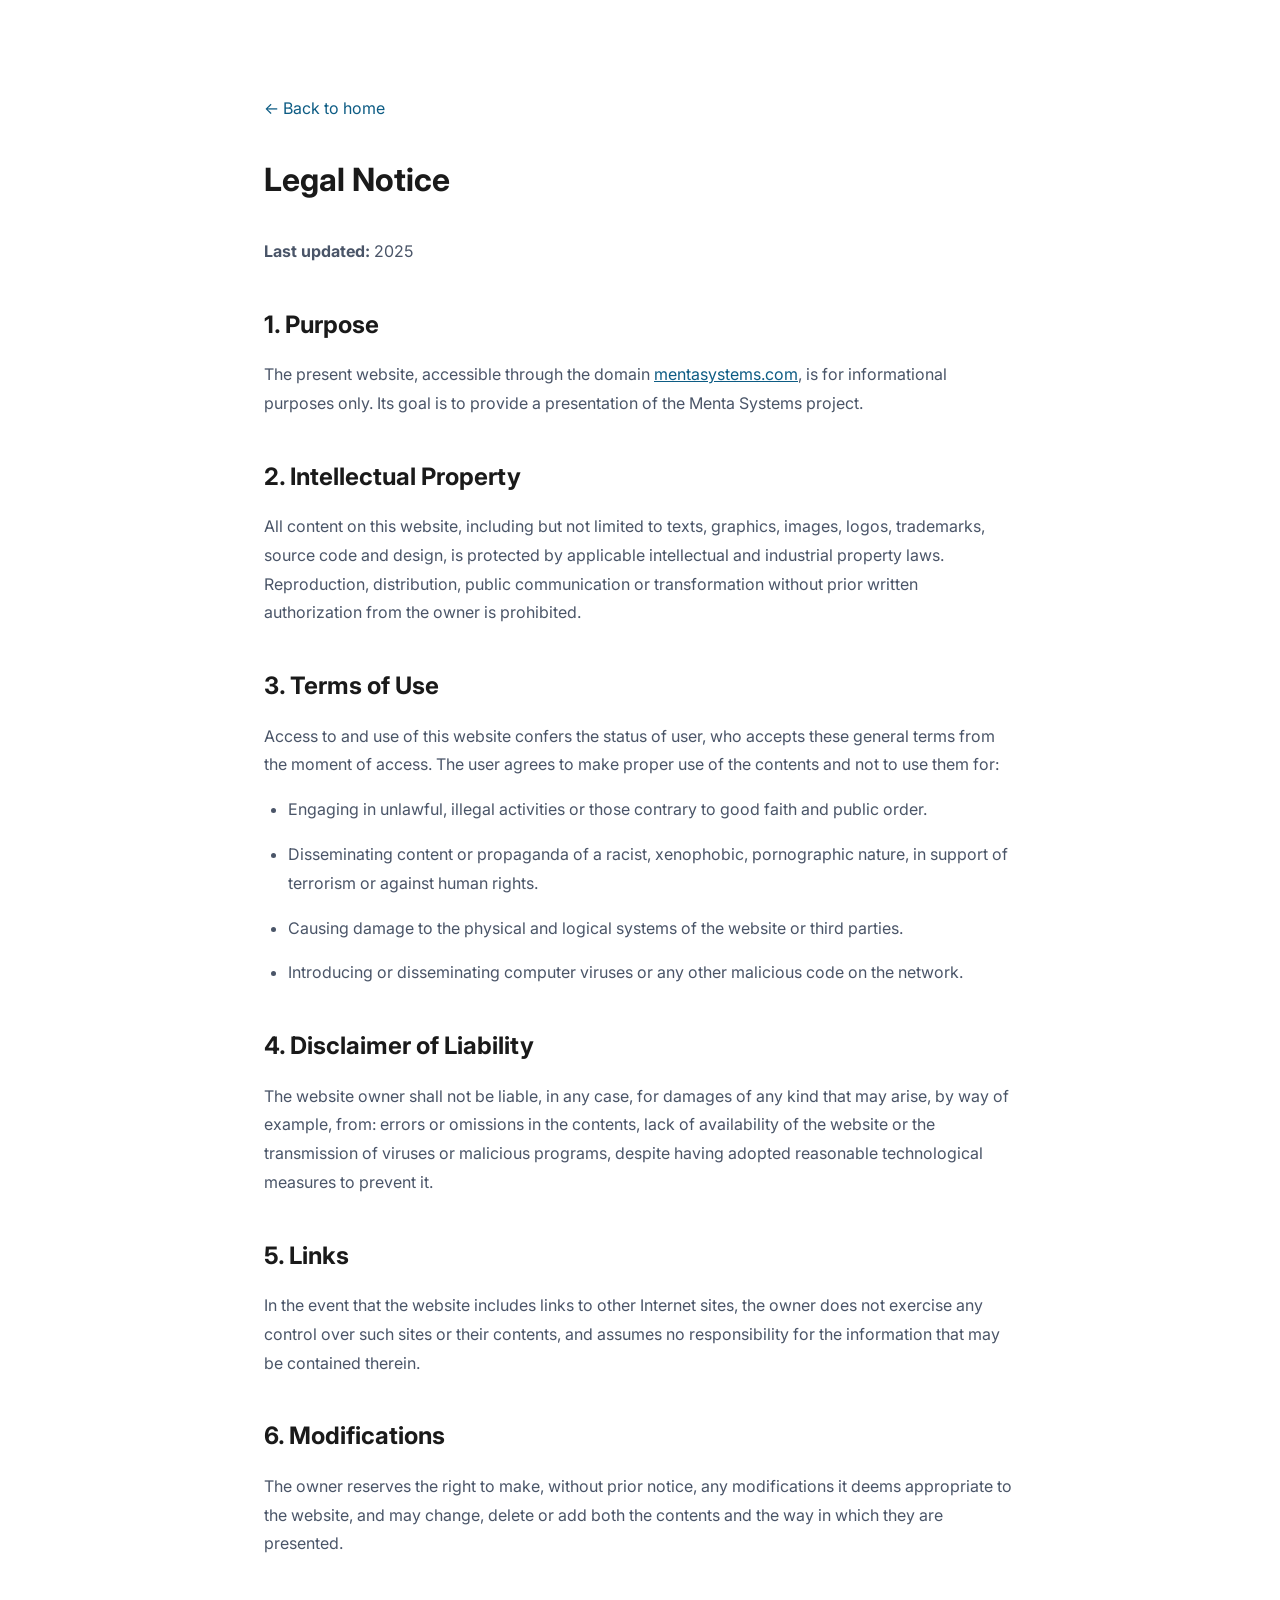
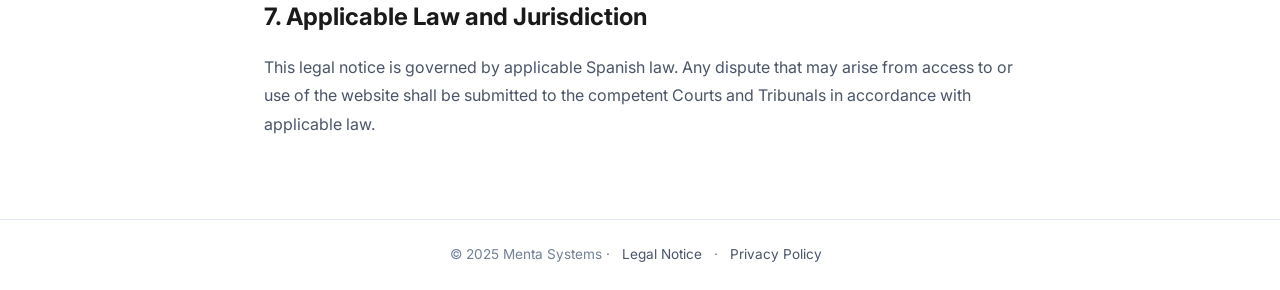
<file: legal-notice.html>
<!DOCTYPE html>
<html lang="en">
<head>
    <meta charset="UTF-8">
    <meta name="viewport" content="width=device-width, initial-scale=1.0">
    <title>Legal Notice - Menta Systems</title>
    <meta name="description" content="Legal notice and terms of use for the Menta Systems website">
    <meta name="robots" content="noindex, nofollow">
    <link rel="icon" type="image/png" href="icon.png">
    <link rel="stylesheet" href="styles.css">
    <link rel="preconnect" href="https://fonts.googleapis.com">
    <link rel="preconnect" href="https://fonts.gstatic.com" crossorigin>
    <link href="https://fonts.googleapis.com/css2?family=Inter:wght@400;500;600;700&family=Rajdhani:wght@300;500;600;700&display=swap" rel="stylesheet">
    <style>
        .legal-content {
            max-width: 800px;
            margin: 0 auto;
            padding: 6rem 24px 4rem;
        }
        .legal-content h1 {
            margin-bottom: 2rem;
        }
        .legal-content h2 {
            font-size: 1.5rem;
            margin-top: 2.5rem;
            margin-bottom: 1rem;
        }
        .legal-content p, .legal-content li {
            color: var(--text-secondary);
            margin-bottom: 1rem;
            line-height: 1.8;
        }
        .legal-content ul {
            margin-left: 1.5rem;
            margin-bottom: 1rem;
        }
        .legal-content a {
            color: var(--primary);
        }
        .back-link {
            display: inline-flex;
            align-items: center;
            gap: 0.5rem;
            color: var(--primary);
            text-decoration: none;
            margin-bottom: 2rem;
        }
        .back-link:hover {
            text-decoration: underline;
        }
        .stealth-footer {
            border-top: 1px solid var(--border);
            padding: 1.5rem;
            text-align: center;
            font-size: 0.85rem;
            color: var(--text-muted);
        }
        .stealth-footer a {
            color: var(--text-secondary);
            text-decoration: none;
            margin: 0 0.5rem;
        }
    </style>
</head>
<body>
    <main class="legal-content">
        <a href="index.html" class="back-link">&larr; Back to home</a>

        <h1>Legal Notice</h1>

        <p><strong>Last updated:</strong> 2025</p>

        <h2>1. Purpose</h2>
        <p>The present website, accessible through the domain <a href="https://mentasystems.com">mentasystems.com</a>, is for informational purposes only. Its goal is to provide a presentation of the Menta Systems project.</p>

        <h2>2. Intellectual Property</h2>
        <p>All content on this website, including but not limited to texts, graphics, images, logos, trademarks, source code and design, is protected by applicable intellectual and industrial property laws. Reproduction, distribution, public communication or transformation without prior written authorization from the owner is prohibited.</p>

        <h2>3. Terms of Use</h2>
        <p>Access to and use of this website confers the status of user, who accepts these general terms from the moment of access. The user agrees to make proper use of the contents and not to use them for:</p>
        <ul>
            <li>Engaging in unlawful, illegal activities or those contrary to good faith and public order.</li>
            <li>Disseminating content or propaganda of a racist, xenophobic, pornographic nature, in support of terrorism or against human rights.</li>
            <li>Causing damage to the physical and logical systems of the website or third parties.</li>
            <li>Introducing or disseminating computer viruses or any other malicious code on the network.</li>
        </ul>

        <h2>4. Disclaimer of Liability</h2>
        <p>The website owner shall not be liable, in any case, for damages of any kind that may arise, by way of example, from: errors or omissions in the contents, lack of availability of the website or the transmission of viruses or malicious programs, despite having adopted reasonable technological measures to prevent it.</p>

        <h2>5. Links</h2>
        <p>In the event that the website includes links to other Internet sites, the owner does not exercise any control over such sites or their contents, and assumes no responsibility for the information that may be contained therein.</p>

        <h2>6. Modifications</h2>
        <p>The owner reserves the right to make, without prior notice, any modifications it deems appropriate to the website, and may change, delete or add both the contents and the way in which they are presented.</p>

        <h2>7. Applicable Law and Jurisdiction</h2>
        <p>This legal notice is governed by applicable Spanish law. Any dispute that may arise from access to or use of the website shall be submitted to the competent Courts and Tribunals in accordance with applicable law.</p>
    </main>

    <footer class="stealth-footer">
        <span>&copy; 2025 Menta Systems</span>
        <span aria-hidden="true">·</span>
        <a href="legal-notice.html">Legal Notice</a>
        <span aria-hidden="true">·</span>
        <a href="privacy-policy.html">Privacy Policy</a>
    </footer>
</body>
</html>
</file>
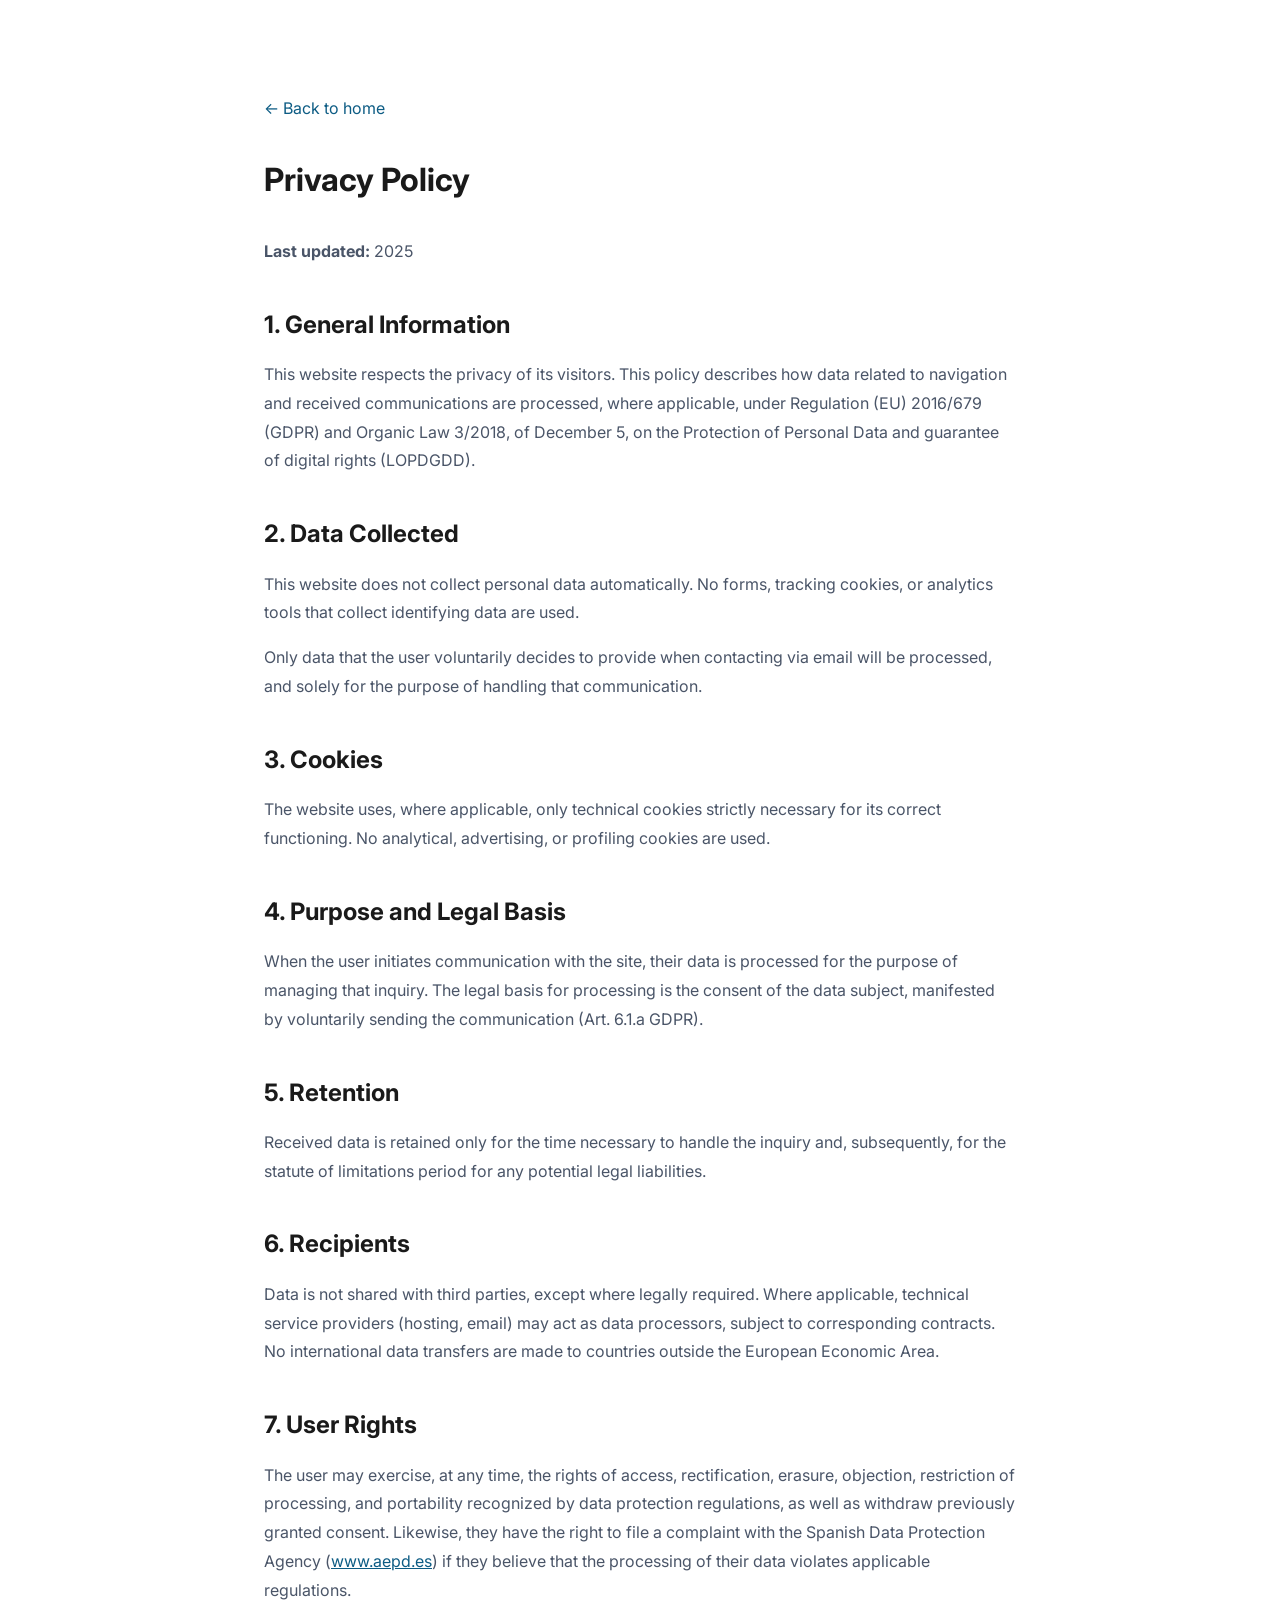
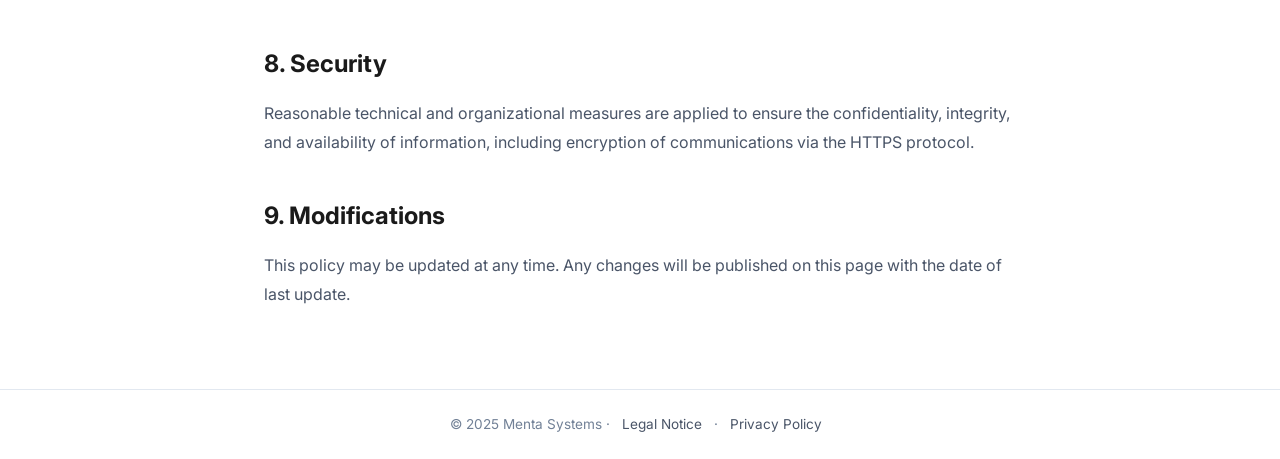
<file: privacy-policy.html>
<!DOCTYPE html>
<html lang="en">
<head>
    <meta charset="UTF-8">
    <meta name="viewport" content="width=device-width, initial-scale=1.0">
    <title>Privacy Policy - Menta Systems</title>
    <meta name="description" content="Privacy policy for the Menta Systems website">
    <meta name="robots" content="noindex, nofollow">
    <link rel="icon" type="image/png" href="icon.png">
    <link rel="stylesheet" href="styles.css">
    <link rel="preconnect" href="https://fonts.googleapis.com">
    <link rel="preconnect" href="https://fonts.gstatic.com" crossorigin>
    <link href="https://fonts.googleapis.com/css2?family=Inter:wght@400;500;600;700&family=Rajdhani:wght@300;500;600;700&display=swap" rel="stylesheet">
    <style>
        .legal-content {
            max-width: 800px;
            margin: 0 auto;
            padding: 6rem 24px 4rem;
        }
        .legal-content h1 {
            margin-bottom: 2rem;
        }
        .legal-content h2 {
            font-size: 1.5rem;
            margin-top: 2.5rem;
            margin-bottom: 1rem;
        }
        .legal-content p, .legal-content li {
            color: var(--text-secondary);
            margin-bottom: 1rem;
            line-height: 1.8;
        }
        .legal-content ul {
            margin-left: 1.5rem;
            margin-bottom: 1rem;
        }
        .legal-content a {
            color: var(--primary);
        }
        .back-link {
            display: inline-flex;
            align-items: center;
            gap: 0.5rem;
            color: var(--primary);
            text-decoration: none;
            margin-bottom: 2rem;
        }
        .back-link:hover {
            text-decoration: underline;
        }
        .stealth-footer {
            border-top: 1px solid var(--border);
            padding: 1.5rem;
            text-align: center;
            font-size: 0.85rem;
            color: var(--text-muted);
        }
        .stealth-footer a {
            color: var(--text-secondary);
            text-decoration: none;
            margin: 0 0.5rem;
        }
    </style>
</head>
<body>
    <main class="legal-content">
        <a href="index.html" class="back-link">&larr; Back to home</a>

        <h1>Privacy Policy</h1>

        <p><strong>Last updated:</strong> 2025</p>

        <h2>1. General Information</h2>
        <p>This website respects the privacy of its visitors. This policy describes how data related to navigation and received communications are processed, where applicable, under Regulation (EU) 2016/679 (GDPR) and Organic Law 3/2018, of December 5, on the Protection of Personal Data and guarantee of digital rights (LOPDGDD).</p>

        <h2>2. Data Collected</h2>
        <p>This website does not collect personal data automatically. No forms, tracking cookies, or analytics tools that collect identifying data are used.</p>
        <p>Only data that the user voluntarily decides to provide when contacting via email will be processed, and solely for the purpose of handling that communication.</p>

        <h2>3. Cookies</h2>
        <p>The website uses, where applicable, only technical cookies strictly necessary for its correct functioning. No analytical, advertising, or profiling cookies are used.</p>

        <h2>4. Purpose and Legal Basis</h2>
        <p>When the user initiates communication with the site, their data is processed for the purpose of managing that inquiry. The legal basis for processing is the consent of the data subject, manifested by voluntarily sending the communication (Art. 6.1.a GDPR).</p>

        <h2>5. Retention</h2>
        <p>Received data is retained only for the time necessary to handle the inquiry and, subsequently, for the statute of limitations period for any potential legal liabilities.</p>

        <h2>6. Recipients</h2>
        <p>Data is not shared with third parties, except where legally required. Where applicable, technical service providers (hosting, email) may act as data processors, subject to corresponding contracts. No international data transfers are made to countries outside the European Economic Area.</p>

        <h2>7. User Rights</h2>
        <p>The user may exercise, at any time, the rights of access, rectification, erasure, objection, restriction of processing, and portability recognized by data protection regulations, as well as withdraw previously granted consent. Likewise, they have the right to file a complaint with the Spanish Data Protection Agency (<a href="https://www.aepd.es" target="_blank" rel="noopener">www.aepd.es</a>) if they believe that the processing of their data violates applicable regulations.</p>

        <h2>8. Security</h2>
        <p>Reasonable technical and organizational measures are applied to ensure the confidentiality, integrity, and availability of information, including encryption of communications via the HTTPS protocol.</p>

        <h2>9. Modifications</h2>
        <p>This policy may be updated at any time. Any changes will be published on this page with the date of last update.</p>
    </main>

    <footer class="stealth-footer">
        <span>&copy; 2025 Menta Systems</span>
        <span aria-hidden="true">·</span>
        <a href="legal-notice.html">Legal Notice</a>
        <span aria-hidden="true">·</span>
        <a href="privacy-policy.html">Privacy Policy</a>
    </footer>
</body>
</html>
</file>
<file: styles.css>
:root {
    --primary: #0d5c84;
    --primary-dark: #094a6a;
    --primary-light: #1a7ab0;
    --bg-dark: #ffffff;
    --bg-card: #f8fafb;
    --bg-card-hover: #f0f4f6;
    --text-primary: #1a1a1a;
    --text-secondary: #4a5568;
    --text-muted: #718096;
    --border: #e2e8f0;
    --border-light: #cbd5e0;
}

* {
    margin: 0;
    padding: 0;
    box-sizing: border-box;
}

html {
    scroll-behavior: smooth;
}

body {
    font-family: 'Inter', -apple-system, BlinkMacSystemFont, sans-serif;
    background: var(--bg-dark);
    color: var(--text-primary);
    line-height: 1.6;
    overflow-x: hidden;
}

.container {
    max-width: 1200px;
    margin: 0 auto;
    padding: 0 24px;
}

/* Navbar */
.navbar {
    position: fixed;
    top: 0;
    left: 0;
    right: 0;
    z-index: 1000;
    padding: 1rem 0;
    transition: all 0.3s ease;
}

.navbar.scrolled {
    background: rgba(255, 255, 255, 0.95);
    backdrop-filter: blur(10px);
    border-bottom: 1px solid var(--border);
}

.navbar .container {
    display: flex;
    align-items: center;
    justify-content: space-between;
}

.logo {
    display: flex;
    align-items: center;
    gap: 0.75rem;
    text-decoration: none;
    color: var(--text-primary);
}

.logo-icon {
    height: 28px;
    width: auto;
}

.logo-icon-img {
    height: 28px;
    width: auto;
    border-radius: 4px;
}

.logo-img {
    height: 45px;
    width: auto;
    border-radius: 4px;
}

.logo-text {
    font-family: 'Rajdhani', sans-serif;
    font-weight: 700;
    font-size: 1.25rem;
    letter-spacing: 0.05em;
}

.logo-accent {
    font-weight: 300;
    color: var(--text-secondary);
}

.nav-links {
    display: flex;
    align-items: center;
    gap: 2rem;
    list-style: none;
}

.nav-links a {
    color: var(--text-secondary);
    text-decoration: none;
    font-size: 0.9rem;
    font-weight: 500;
    transition: color 0.2s ease;
}

.nav-links a:hover {
    color: var(--text-primary);
}

.nav-cta {
    background: var(--primary);
    color: #ffffff !important;
    padding: 0.5rem 1.25rem;
    border-radius: 6px;
    font-weight: 600;
}

.nav-cta:hover {
    background: var(--primary-dark);
}

.mobile-menu-btn {
    display: none;
    background: none;
    border: none;
    color: var(--text-primary);
    font-size: 1.5rem;
    cursor: pointer;
}

/* Hero */
.hero {
    min-height: 100vh;
    display: flex;
    align-items: center;
    position: relative;
    overflow: hidden;
    padding-top: 80px;
}

.hero-content {
    max-width: 700px;
    width: 100%;
    position: relative;
    z-index: 1;
    word-wrap: break-word;
    overflow-wrap: break-word;
}

.hero-brand {
    display: flex;
    align-items: center;
    flex-wrap: wrap;
    gap: 1rem;
    font-family: 'Rajdhani', sans-serif;
    font-size: clamp(3rem, 8vw, 5rem);
    font-weight: 700;
    letter-spacing: 0.05em;
    color: var(--primary);
    margin-bottom: 0.5rem;
    max-width: 100%;
    overflow: hidden;
}

.hero-brand-icon {
    height: 1em;
    width: auto;
    border-radius: 8px;
}

.hero-brand-accent {
    font-weight: 300;
    color: var(--text-secondary);
}

.hero h1 {
    font-family: 'Rajdhani', sans-serif;
    font-size: clamp(2.5rem, 6vw, 4rem);
    font-weight: 700;
    line-height: 1.1;
    margin-bottom: 1.5rem;
}

.highlight {
    color: var(--primary);
}

.hero-subtitle {
    font-size: 1.25rem;
    color: var(--text-secondary);
    margin-bottom: 2.5rem;
    max-width: 550px;
}

.hero-cta {
    display: flex;
    gap: 1rem;
    flex-wrap: wrap;
}

.btn {
    display: inline-flex;
    align-items: center;
    gap: 0.5rem;
    padding: 0.875rem 1.75rem;
    border-radius: 8px;
    font-size: 1rem;
    font-weight: 600;
    text-decoration: none;
    transition: all 0.2s ease;
    cursor: pointer;
    border: none;
}

.btn-primary {
    background: var(--primary);
    color: #ffffff;
}

.btn-primary:hover {
    background: var(--primary-dark);
    transform: translateY(-2px);
}

.btn-secondary {
    background: transparent;
    color: var(--text-primary);
    border: 1px solid var(--border-light);
}

.btn-secondary:hover {
    background: var(--bg-card);
    border-color: var(--text-muted);
}

.hero-bg {
    position: absolute;
    top: 0;
    right: 0;
    width: 60%;
    height: 100%;
    background: radial-gradient(ellipse at 70% 50%, rgba(13, 92, 132, 0.06) 0%, transparent 60%);
    pointer-events: none;
}

/* Sections */
section {
    padding: 6rem 0;
}

.section-title {
    font-family: 'Rajdhani', sans-serif;
    font-size: 2.5rem;
    font-weight: 700;
    text-align: center;
    margin-bottom: 0.75rem;
}

.section-subtitle {
    color: var(--text-secondary);
    text-align: center;
    font-size: 1.1rem;
    margin-bottom: 4rem;
}

/* Services */
.services {
    background: var(--bg-dark);
}

.services-grid {
    display: grid;
    grid-template-columns: repeat(auto-fit, minmax(min(320px, 100%), 1fr));
    gap: 1.5rem;
}

.service-card {
    background: var(--bg-card);
    border: 1px solid var(--border);
    border-radius: 12px;
    padding: 2rem;
    transition: all 0.3s ease;
}

.service-card:hover {
    background: var(--bg-card-hover);
    border-color: var(--border-light);
    transform: translateY(-4px);
}

.service-icon {
    width: 48px;
    height: 48px;
    background: rgba(13, 92, 132, 0.1);
    border-radius: 10px;
    display: flex;
    align-items: center;
    justify-content: center;
    margin-bottom: 1.25rem;
}

.service-icon i {
    font-size: 1.25rem;
    color: var(--primary);
}

.service-card h3 {
    font-size: 1.25rem;
    margin-bottom: 0.75rem;
}

.service-card p {
    color: var(--text-secondary);
    font-size: 0.95rem;
}

/* Process */
.process {
    background: var(--bg-card);
}

.process-timeline {
    display: grid;
    grid-template-columns: repeat(auto-fit, minmax(min(250px, 100%), 1fr));
    gap: 2rem;
}

.process-step {
    position: relative;
    padding: 1.5rem;
}

.step-number {
    font-family: 'Rajdhani', sans-serif;
    font-size: 3rem;
    font-weight: 700;
    color: var(--primary);
    opacity: 0.3;
    line-height: 1;
    margin-bottom: 1rem;
}

.process-step h3 {
    font-size: 1.25rem;
    margin-bottom: 0.75rem;
}

.process-step p {
    color: var(--text-secondary);
    font-size: 0.95rem;
}

/* Tech */
.tech {
    background: var(--bg-dark);
}

.tech-grid {
    display: grid;
    grid-template-columns: repeat(auto-fit, minmax(min(250px, 100%), 1fr));
    gap: 2rem;
}

.tech-category h4 {
    font-size: 0.9rem;
    color: var(--text-muted);
    text-transform: uppercase;
    letter-spacing: 0.1em;
    margin-bottom: 1rem;
}

.tech-tags {
    display: flex;
    flex-wrap: wrap;
    gap: 0.5rem;
}

.tech-tags span {
    background: var(--bg-card);
    border: 1px solid var(--border);
    padding: 0.5rem 1rem;
    border-radius: 6px;
    font-size: 0.9rem;
    color: var(--text-secondary);
}

/* Contact */
.contact {
    background: var(--bg-card);
}

.contact-content {
    text-align: center;
    max-width: 600px;
    margin: 0 auto;
}

.contact-methods {
    display: flex;
    justify-content: center;
    gap: 1.5rem;
    margin: 2rem 0;
    flex-wrap: wrap;
}

.contact-card {
    display: flex;
    align-items: center;
    gap: 0.75rem;
    background: var(--bg-dark);
    border: 1px solid var(--border);
    padding: 1rem 1.5rem;
    border-radius: 8px;
    text-decoration: none;
    color: var(--text-primary);
    transition: all 0.2s ease;
}

.contact-card:hover {
    border-color: var(--primary);
    background: rgba(13, 92, 132, 0.05);
}

.contact-card i {
    color: var(--primary);
    font-size: 1.25rem;
}

.contact-note {
    color: var(--text-muted);
    font-size: 0.9rem;
}

/* Footer */
.footer {
    background: var(--bg-dark);
    border-top: 1px solid var(--border);
    padding: 4rem 0 2rem;
}

.footer-content {
    display: grid;
    grid-template-columns: 2fr 1fr 1fr;
    gap: 3rem;
    margin-bottom: 3rem;
}

.footer-brand p {
    color: var(--text-muted);
    margin-top: 1rem;
    font-size: 0.9rem;
}

.footer-links h4 {
    font-size: 0.85rem;
    text-transform: uppercase;
    letter-spacing: 0.1em;
    color: var(--text-muted);
    margin-bottom: 1rem;
}

.footer-links ul {
    list-style: none;
}

.footer-links li {
    margin-bottom: 0.5rem;
}

.footer-links a {
    color: var(--text-secondary);
    text-decoration: none;
    font-size: 0.9rem;
    transition: color 0.2s ease;
}

.footer-links a:hover {
    color: var(--text-primary);
}

.footer-bottom {
    border-top: 1px solid var(--border);
    padding-top: 2rem;
    text-align: center;
}

.footer-bottom p {
    color: var(--text-muted);
    font-size: 0.85rem;
}

/* Mobile */
@media (max-width: 768px) {
    .nav-links {
        position: fixed;
        top: 70px;
        left: 0;
        right: 0;
        background: rgba(255, 255, 255, 0.98);
        flex-direction: column;
        padding: 2rem;
        gap: 1.5rem;
        transform: translateY(-100%);
        opacity: 0;
        visibility: hidden;
        transition: all 0.3s ease;
    }

    .nav-links.active {
        transform: translateY(0);
        opacity: 1;
        visibility: visible;
    }

    .mobile-menu-btn {
        display: block;
    }

    .hero-brand {
        font-size: clamp(1.5rem, 7vw, 3rem);
        gap: 0.5rem;
        letter-spacing: 0.02em;
    }

    .hero h1 {
        font-size: clamp(1.5rem, 6vw, 2.25rem);
    }

    .hero-subtitle {
        font-size: 1rem;
    }

    .hero-cta {
        flex-direction: column;
    }

    .btn {
        width: 100%;
        justify-content: center;
    }

    .section-title {
        font-size: 1.75rem;
    }

    .section-subtitle {
        font-size: 1rem;
        margin-bottom: 2.5rem;
    }

    section {
        padding: 3.5rem 0;
    }

    .services-grid {
        grid-template-columns: 1fr;
    }

    .process-timeline {
        grid-template-columns: 1fr;
    }

    .tech-grid {
        grid-template-columns: 1fr;
    }

    .footer-content {
        grid-template-columns: 1fr;
        gap: 2rem;
        text-align: center;
    }

    .footer-brand .logo {
        justify-content: center;
    }
}
</file>
